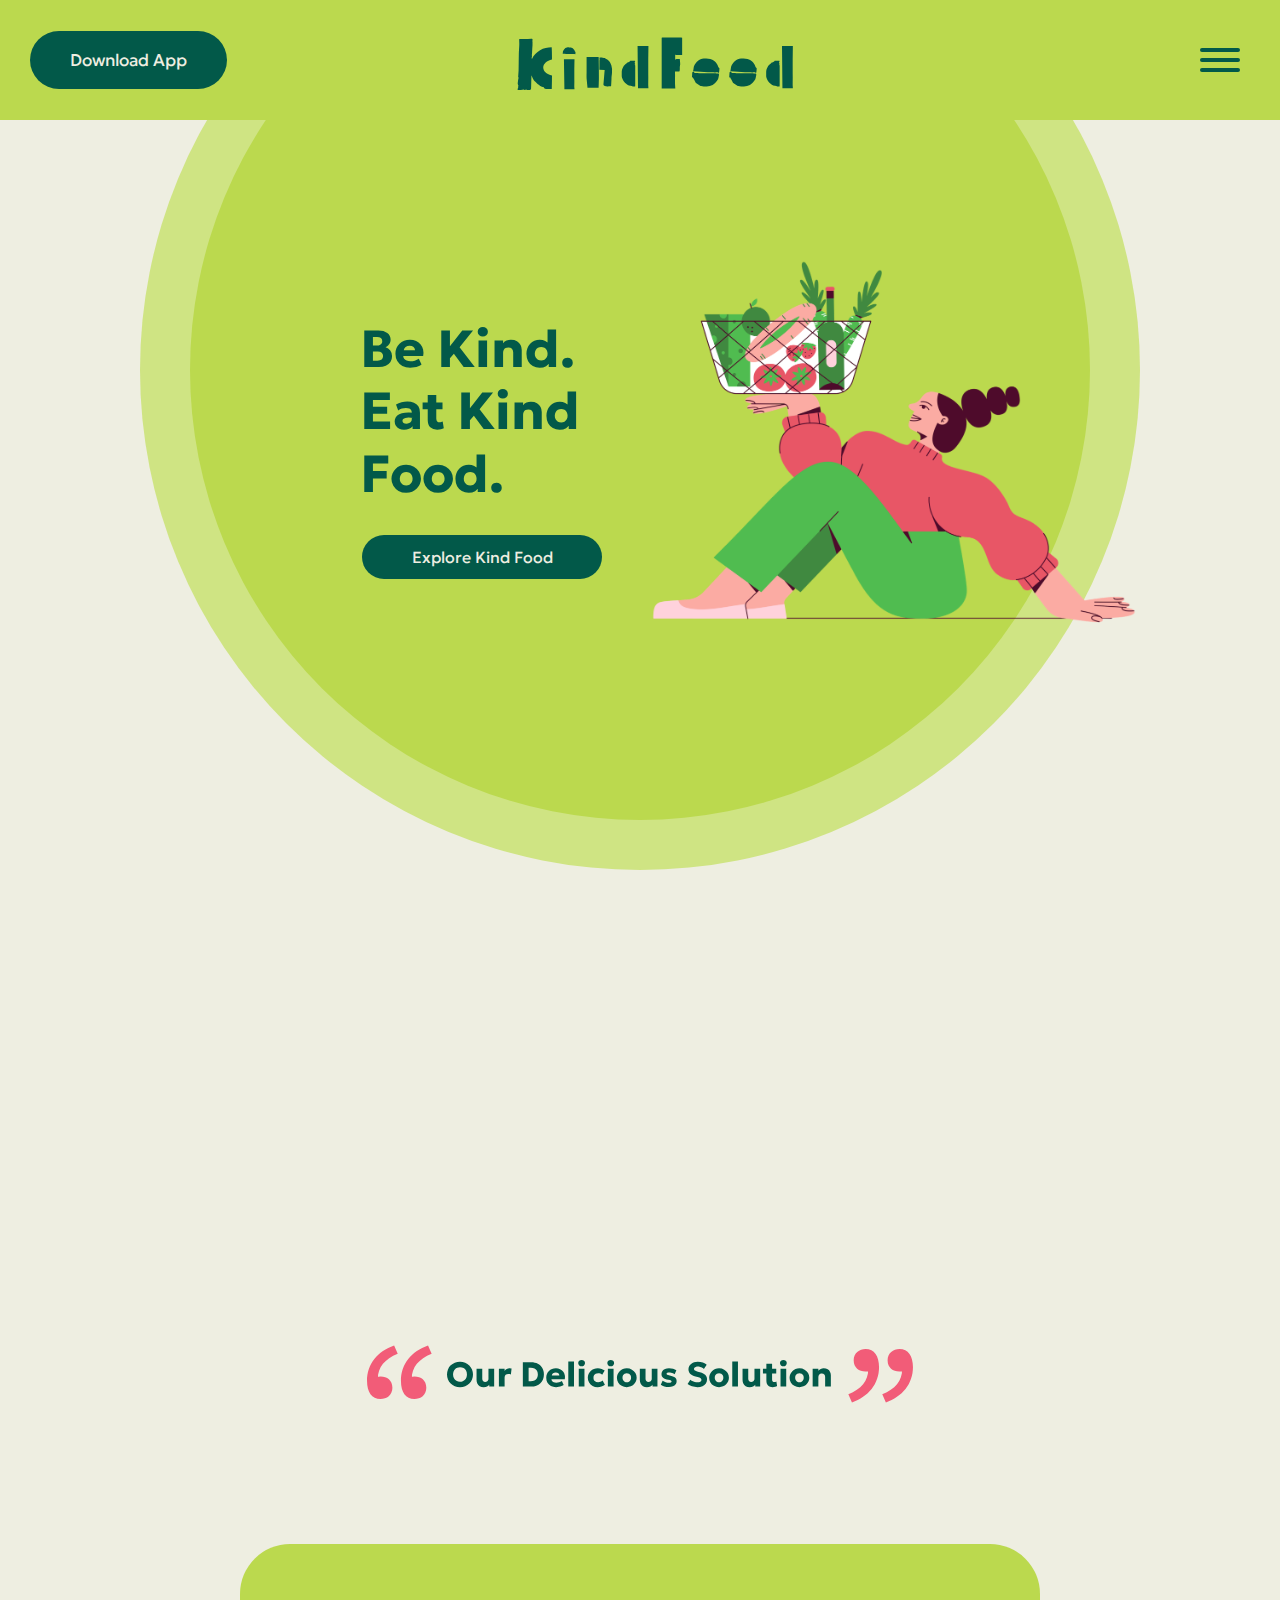
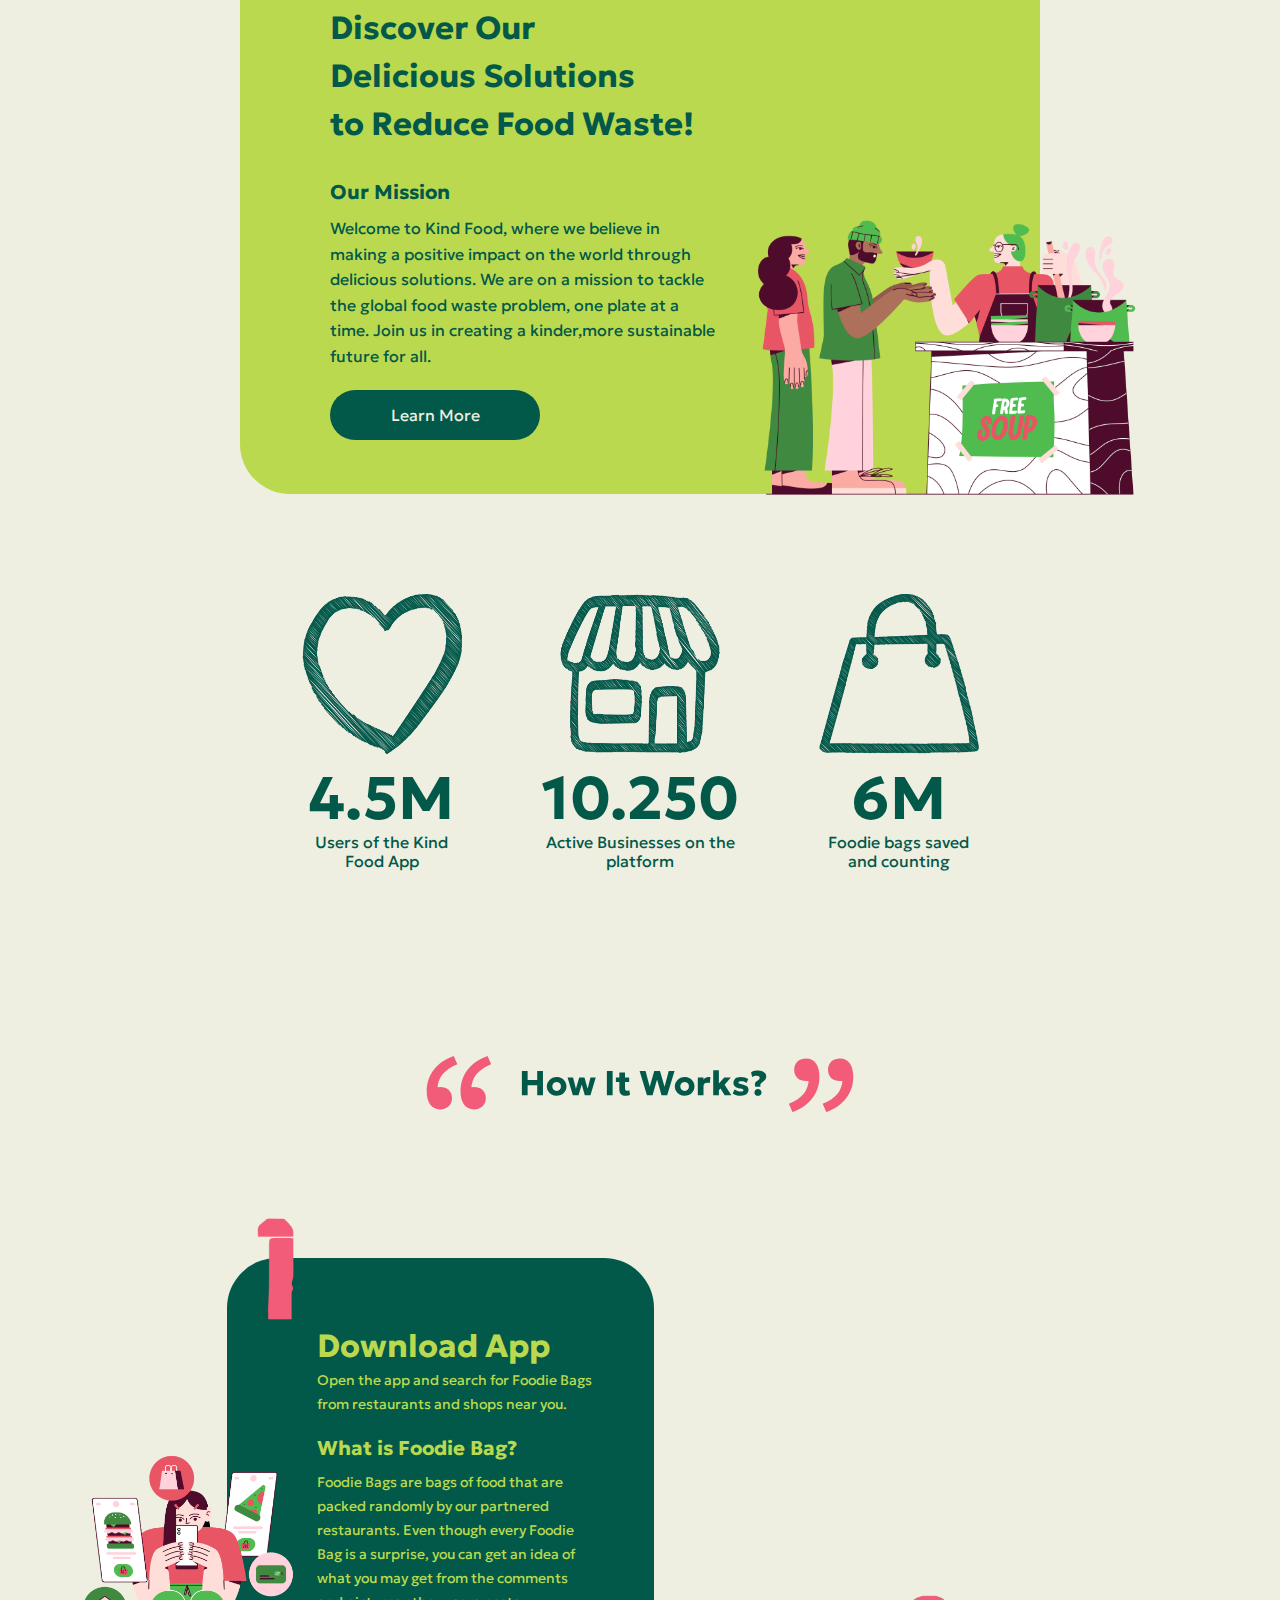
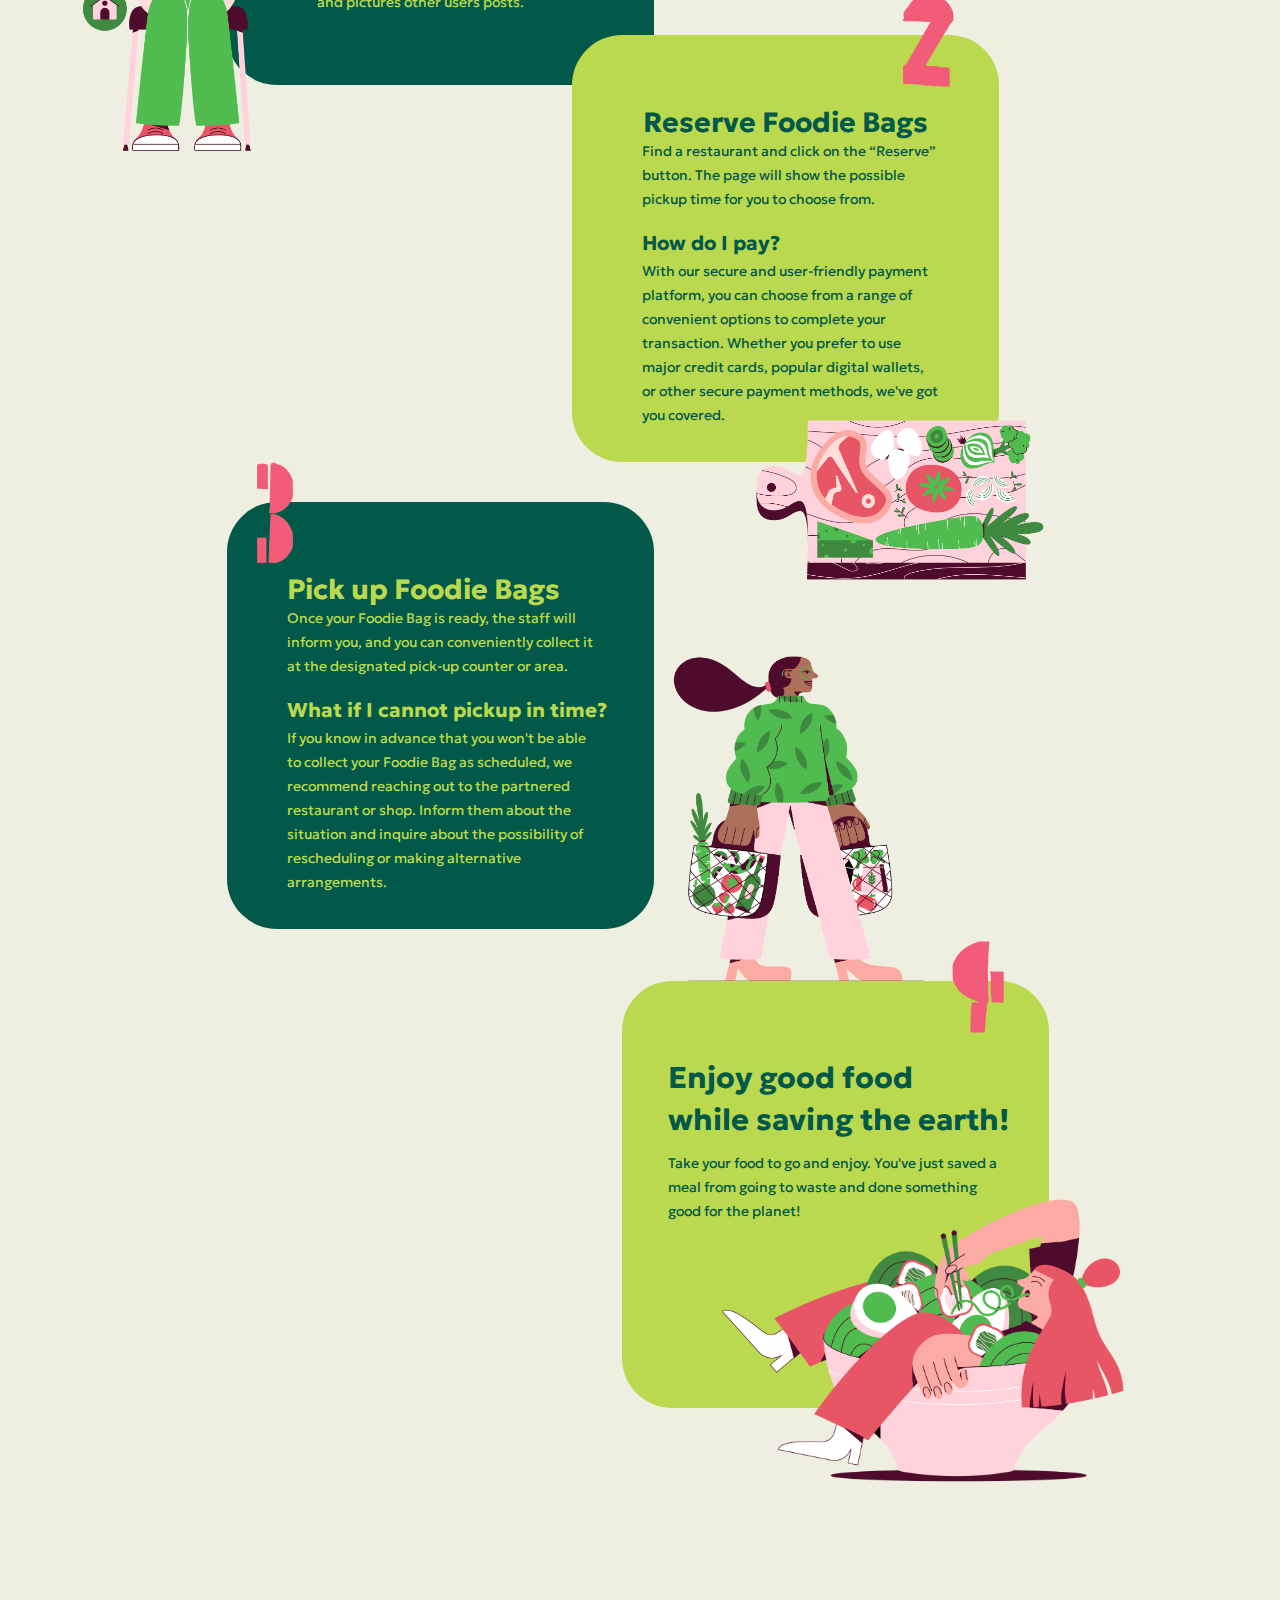
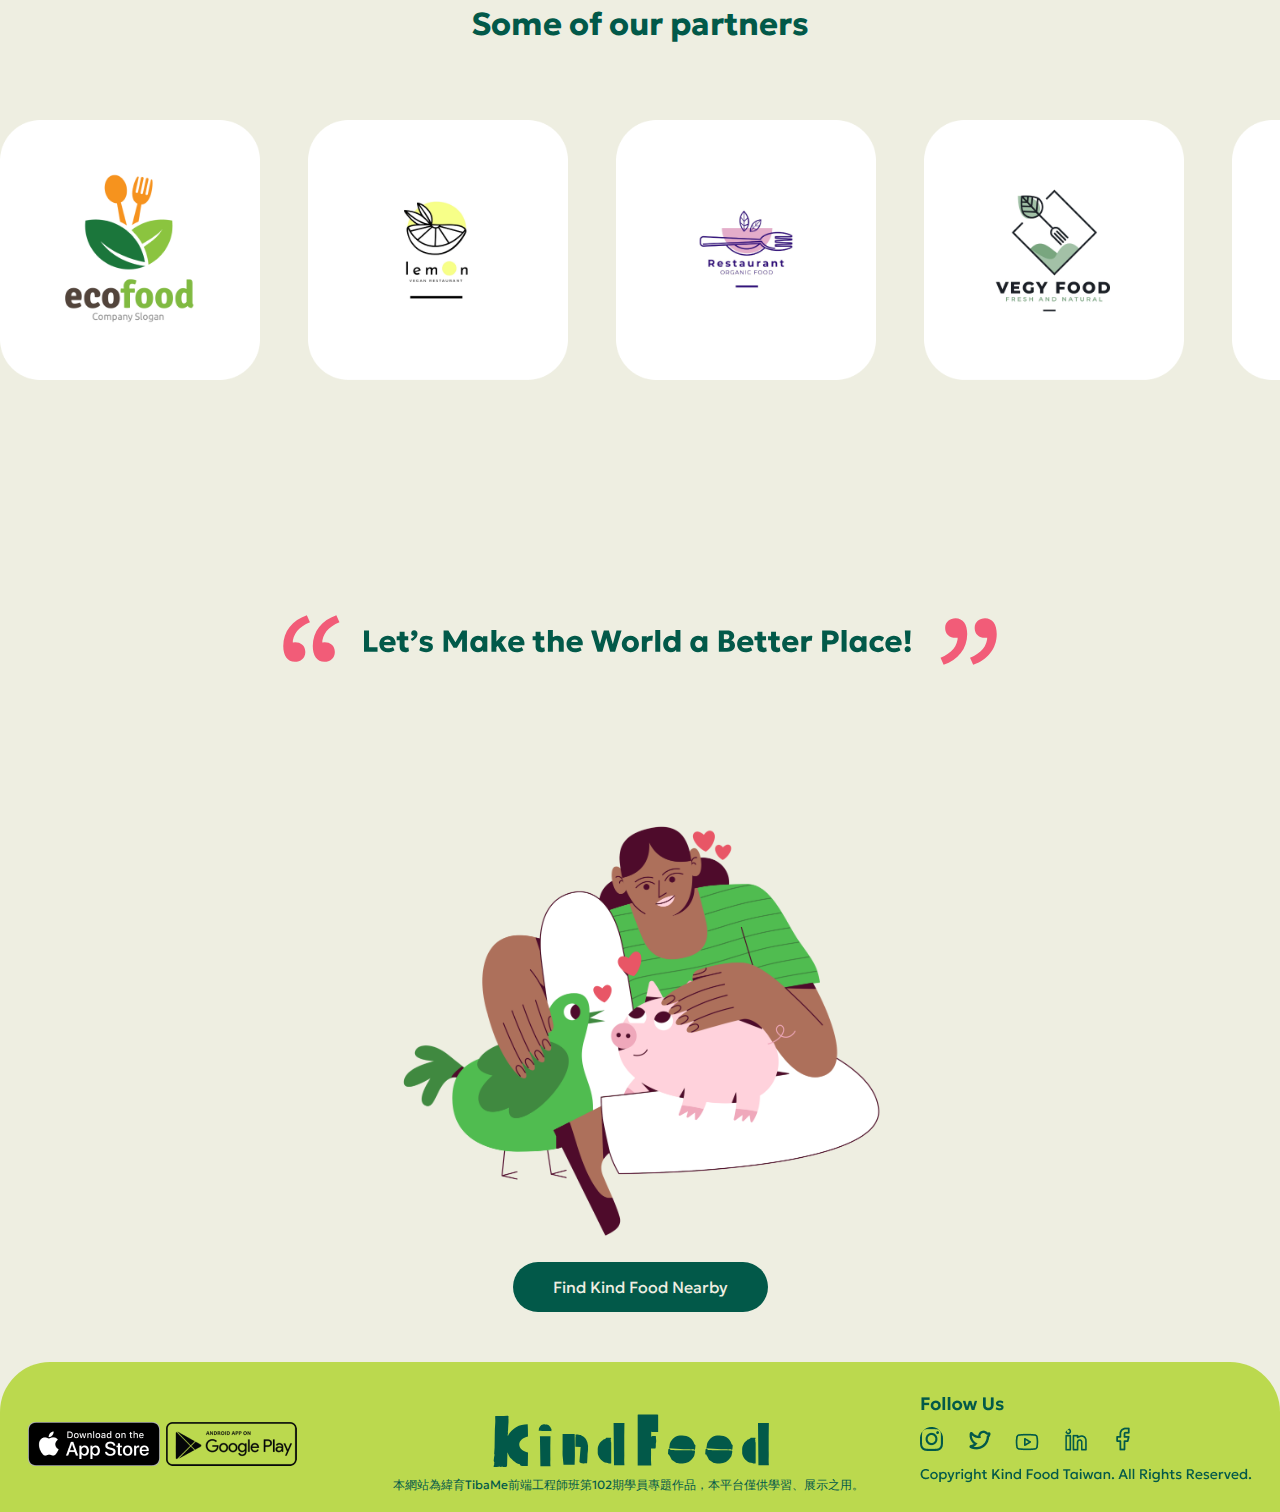
<file: index.html>
<!DOCTYPE html>
 <html lang="en">
 <head>
    <meta charset="UTF-8">
    <meta http-equiv="X-UA-Compatible" content="IE=edge">
    <meta name="viewport" content="width=device-width, initial-scale=1.0">
    <title>Kind Food Homepage</title>
    <link rel="icon" type="image/x-icon" href="img/favicon.ico">
    <link rel="stylesheet" href="css/index.css">
    <link rel="stylesheet" href="css/component.css">
    <link rel="stylesheet" href="css/index_rwd.css">
    
    <link rel="preconnect" href="https://fonts.googleapis.com">
    <link rel="preconnect" href="https://fonts.gstatic.com" crossorigin>
    <link rel="preconnect" href="https://fonts.googleapis.com">
<link rel="preconnect" href="https://fonts.gstatic.com" crossorigin>
<link href="https://fonts.googleapis.com/css2?family=Geologica:wght@100;200;300;400;500;600;700;800;900&display=swap" rel="stylesheet">
 
</head>

<body>

      <!-------------- Header --------------->
      <header class="outer">


    <!-- 1920 download button link to popup message -->


            <button id="popupbtn" class="downloadbtn">Download App</button>

          <div class="popup">
                <div class="popcard">
                    <h2>Download on App Store<br>and Google Play by<br>scanning the QR code.</h2>
                    <img src="img/qrcode.svg" alt="">
                </div>
            </div>


        <!-- Three Nav Items -->

        <nav>
         <ul>
             <li><a href="location.html">Location</a></li>
             <li><a href="blog.html">Blog</a></li>
             <li><a href="faq.html">FAQs</a></li>
         </ul>
        </nav>

        <div class="headerlogo">
            <a href="index.html">
                <img src="img/KindFood_logo.svg" alt="">
            </a>
        </div>

        <!-- Dropdown Menu -->

        <div class="menu-toggle">
            <a class="hamburger">
                <!-- <i class="fa-solid fa-bars" style="color: #025a49;"></i> -->
            </a>
            </div>
      
            <ul class="menu">
            <a href="index.html"><li>User</li></a>
            <a href="business.html"><li>Business</li></a>
            <a href="location.html"><li>Location</li></a>
            <a href="blog.html"><li>Blog</li></a>
            <a href="faq.html"><li>FAQs</li></a>
            <button class="downloadbtnApp">Download App</button>
            </ul>

            <!-- 414 Download button app popup message -->

            <div class="popupApp">
                <div class="popcardApp">
                    <h2>Download on App Store<br>and Google Play by<br>scanning the QR code.</h2>
                    <img src="img/qrcode.svg" alt="">
                </div>
            </div>


            <!-- Toggle for User and Business -->

            <div class="switches-container">
              <input type="radio" id="switchUser" name="switchName" value="User" checked="checked" />
              <input type="radio" id="switchBusiness" name="switchName" value="Business" />
              <label for="switchUser">User</label>
              <label for="switchBusiness">Business</label>
              <div class="switch-wrapper">
                <div class="switch">
                  <div>User</div>
                  <div>Business</div>
                </div>
              </div>

          </div>     
        </div>
    </header>

    <!--------- Section One 第一區塊（首圖+按鈕） ------->

    <div class='cristalBall'>
        <div class='cristal'>
            <div class='ball'>
                
                <section>
                    <div class="sectionOne">
                        <div class="sectionOneText">
                            <h1>Be Kind.<br>Eat Kind Food.</h1>
                            <a href="location.html"><button onclick="href='#';" class="explorebtn">Explore Kind Food</button></a>
                        </div>
                    
                        <div>
                            <img src="img/hp_01.png" alt="">
                        </div>
                    </div>   
                  </section>
                
            </div>
        </div>
    </div>


    <div class="background">
        <div class="circle">
            <div class="circle1">
                <div class="circle2">
                    <div class="circle3">
                    </div>
                </div>
            </div>
        </div>
    </div>


          

    

    <!------------- 第二區塊（Delicious Solution） ---------->

    
    
    <img src="img/subtitle01.svg" alt="" class="sectionTwoTitle">


        <div class="sectionTwoContent">
            <h2>Discover Our<br> 
                Delicious Solutions<br>  
                to Reduce Food Waste!</h2>
            <h3>Our Mission</h3>
            <p>Welcome to Kind Food, where we believe in making a positive impact on the world through delicious solutions. We are on a mission to tackle the global food waste problem, one plate at a time. Join us in creating a kinder,more sustainable future for all.</p>

            <!-- download button + popup message -->
            
            
            <a href="blog.html">
                <button onclick="href='#';" class="learnMoreBtn">Learn More</button>
            </a>


            <img id="sectionTwoPic" src="img/hp_02.png" alt="">
        </div>
    
    </div>


    <!---------------- ICON區塊 ------------------>

    <div class="iconSection">
        <ul>
            <li>
                <img src="img/hp_icon01.gif" alt="">
                <h1>4.5M</h1>
                <p>Users of the Kind Food App</p>
            </li>


            <li>
                <img src="img/hp_icon02.gif" alt="">
                <h1 class="iconTwoText">10.250</h1>
                <p>Active Businesses on the platform</p>
            </li>


            <li>
                <img src="img/hp_icon03.gif" alt="">
                <h1>6M</h1>
                <p>Foodie bags saved and counting</p>
            </li>

        </ul>
    </div>

    <!------------------第三區塊（步驟區塊）-------------------->

    <img src="img/subtitle02.svg" alt="" class="sectionThreeTitle">

    <div class="steps">
        
        <div class="stepOne">
            <img id="pic"src="img/hp_03.png" alt="" >
            <img id="number" src="img/one.png" alt="" >
            <h1>Download App</h1>
            <p>Open the app and search for Foodie Bags
            from restaurants and shops near you.</p>
        
            <h2>What is Foodie Bag?</h2>
            <p class="stepOne-secondP">Foodie Bags are bags of food that are packed randomly by our partnered restaurants. Even though every Foodie Bag is a surprise, you can get an idea of what you may get from the comments and pictures other users posts. </p>
        </div>


        <div class="stepTwo">
            <img id="pictwo" src="img/hp_04.png" alt="">
            <img id="numbertwo" src="img/two.png" alt="">
            <h1>Reserve Foodie Bags</h1>
            <p>Find a restaurant and click on the “Reserve” button. The page will show the  possible pickup time for you to choose from.</p>

            <h2>How do I pay?</h2>
            <p class="stepTwo-secondP">With our secure and user-friendly payment platform, you can choose from a range of convenient options to complete your transaction. Whether you prefer to use major credit cards, popular digital wallets, or other secure payment  methods, we've got you covered.</p>
        </div>


        <div class="stepThree">
            <img id="picthree" src="img/hp_05.png" alt="">
            <img id="numberthree" src="img/three.png" alt="">
            <h1>Pick up Foodie Bags</h1>
            <p>Once your Foodie Bag is ready, the staff will inform you, and you can    conveniently collect it at the designated pick-up counter or area.</p>

            <h2>What if I cannot pickup in time?</h2>
            <p class="stepThree-secondP">If you know in advance that you won't be able to collect your Foodie Bag as  scheduled, we recommend reaching out to the partnered restaurant or shop. Inform them about the situation and inquire about the possibility of rescheduling  or making alternative arrangements.</p>
        </div>


        <div class="stepFour">
            <img id="picfour" src="img/hp_06.png" alt="">
            <img id="numberfour" src="img/four.png" alt="">
            <h1>Enjoy good food<br>while saving the earth!</h1>
            <p>Take your food to go and enjoy. You've just saved a meal from going to waste and done something good for the planet!</p>
        </div>
    </div>


    <!------------ some of our partners (logos) ------------>
   
    <h2 id="logotitle">Some of our partners</h2>
    
<div class="sliderOuter">
    <div class="slider">
        <div class="slide-track">
            
            <div class="slide">
                <img src="img/logo01.png" alt="">
            </div>

            <div class="slide">
                <img src="img/logo02.png" alt="">
            </div>

            <div class="slide">
                <img src="img/logo03.png" alt="">
            </div>

            <div class="slide">
                <img src="img/logo04.png" alt="">
            </div>

            <div class="slide">
                <img src="img/logo05.png" alt="">
            </div>

            <div class="slide">
                <img src="img/logo06.png" alt="">
            </div>

            <div class="slide">
                <img src="img/logo07.png" alt="">
            </div>

            <div class="slide">
                <img src="img/logo01.png" alt="">
            </div>

            <div class="slide">
                <img src="img/logo02.png" alt="">
            </div>

            <div class="slide">
                <img src="img/logo03.png" alt="">
            </div>

            <div class="slide">
                <img src="img/logo04.png" alt="">
            </div>

            <div class="slide">
                <img src="img/logo05.png" alt="">
            </div>

            <div class="slide">
                <img src="img/logo06.png" alt="">
            </div>

            <div class="slide">
                <img src="img/logo07.png" alt="">
            </div>
        </div>
    </div>
</div>


    <!---------------- 第四區塊（最底下的圖+按鈕）---------------->

    <div class="sectionFour">
        <img id="sectionfourtitle" src="img/subtitle03.svg" alt="">
        <img id="sectionfourpic" src="img/hp_07.png" alt="">
        <a id="sectionfourlink" href="location.html">
            <button onclick="href='#';" class="findKindFoodbtn">Find Kind Food Nearby</button>
        </a>
    </div>


    <!-------------------- Footer -------------------->

    <footer class="footer">

        <div class="appstore">
            <img src="img/appStore.png" alt="">
            <img src="img/googlePlay.png" alt="">
        </div>

        <div class="kindfoodlogo">
            <img src="img/KindFood_logo.svg" alt="">
            <p>本網站為緯育TibaMe前端工程師班第102期學員專題作品，本平台僅供學習、展示之用。</p>
        </div>

        <div class="socialmedia">
            <img src="img/socialMedia.png" alt="">
        </div>

    </footer>



</div>
<!-- 
        <script>

            document.getElementById("switchUser").addEventListener("click", myFunction);

        function myFunction() {
            if (document.getElementById("switchUser").checked) {
            window.open("none", "_blank");
            } else {
            window.open("business.html", "_blank");
            }
            }
        </script> -->


        <script>

            // 下拉式選單 Dropdown Menu //
            var menu = document.querySelector(".menu-toggle");
            var hamburger = document.querySelector(".hamburger");
            var all = document.querySelector(".menu");

            menu.addEventListener("click", hamburgerMenu);

            function hamburgerMenu() {
                hamburger.classList.toggle("open");
                all.classList.toggle("menu-is-open");
            }

            // Header 彈出視窗 Popup Window //

            let popup = document.querySelector(".popup"),
                button = document.querySelector(".downloadbtn");

            button.addEventListener("click", openPop);

            function openPop(){
            popup.style.display = "Block";
            }

            window.addEventListener("click", closePop);

            function closePop(e){
            if(e.target == popup) {
            popup.style.display = "none";
            }
            }
            
            // App dropdown menu 彈出視窗 Popup Window //

            let popupApp = document.querySelector(".popupApp"),
                downloadbtnApp = document.querySelector(".downloadbtnApp");

            downloadbtnApp.addEventListener("click", openPopUp);

            function openPopUp(){
            popupApp.style.display = "Block";
            }

            window.addEventListener("click", closePopUp);

            function closePopUp(e){
            if(e.target == popupApp) {
            popupApp.style.display = "none";
            }
            }
            


            // 切換按鈕 Switch Function //

            document.getElementById("switchBusiness").addEventListener("click", myFunction);

        function myFunction() {
            if (document.getElementById("switchBusiness").checked) {
            window.open("business.html", "_new");
            } else {
            window.open("#", "_new");
            }
            }
        </script>

        <!-- <div class="switch">
            <input
              id="language-toggle"
              class="check-toggle check-toggle-round-flat"
              type="checkbox" />
            <label for="language-toggle"></label>
            <span class="on">BN</span>
            <span class="off">EN</span>
          </div> -->

        <!-- <script>

            document.getElementById("language-toggle").addEventListener("click", myFunction);
      
            function myFunction() {
              if (document.getElementById("language-toggle").checked) {
                window.open("https://www.google.com/", "_blank");
              } else {
                window.open("https://www.facebook.com/", "_blank");
              }
            }
          </script> -->

</body>
 </html>
</file>
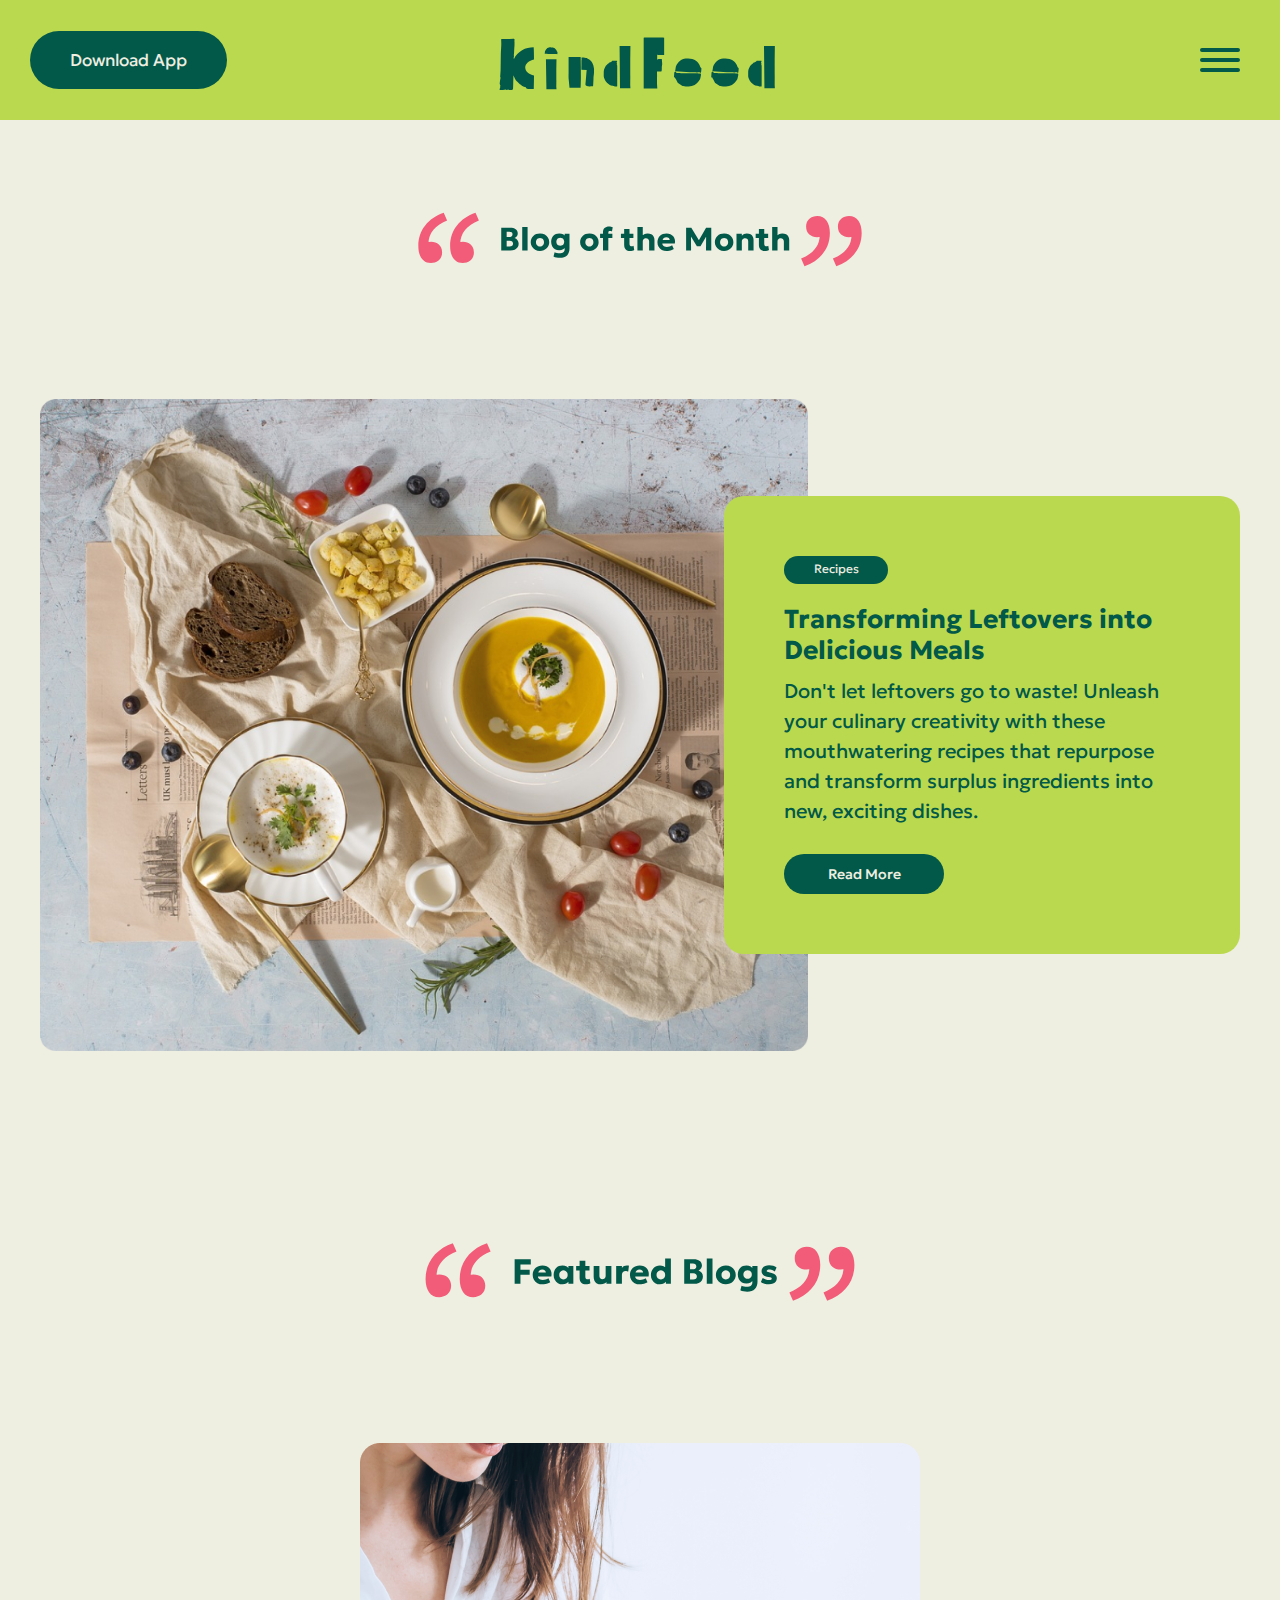
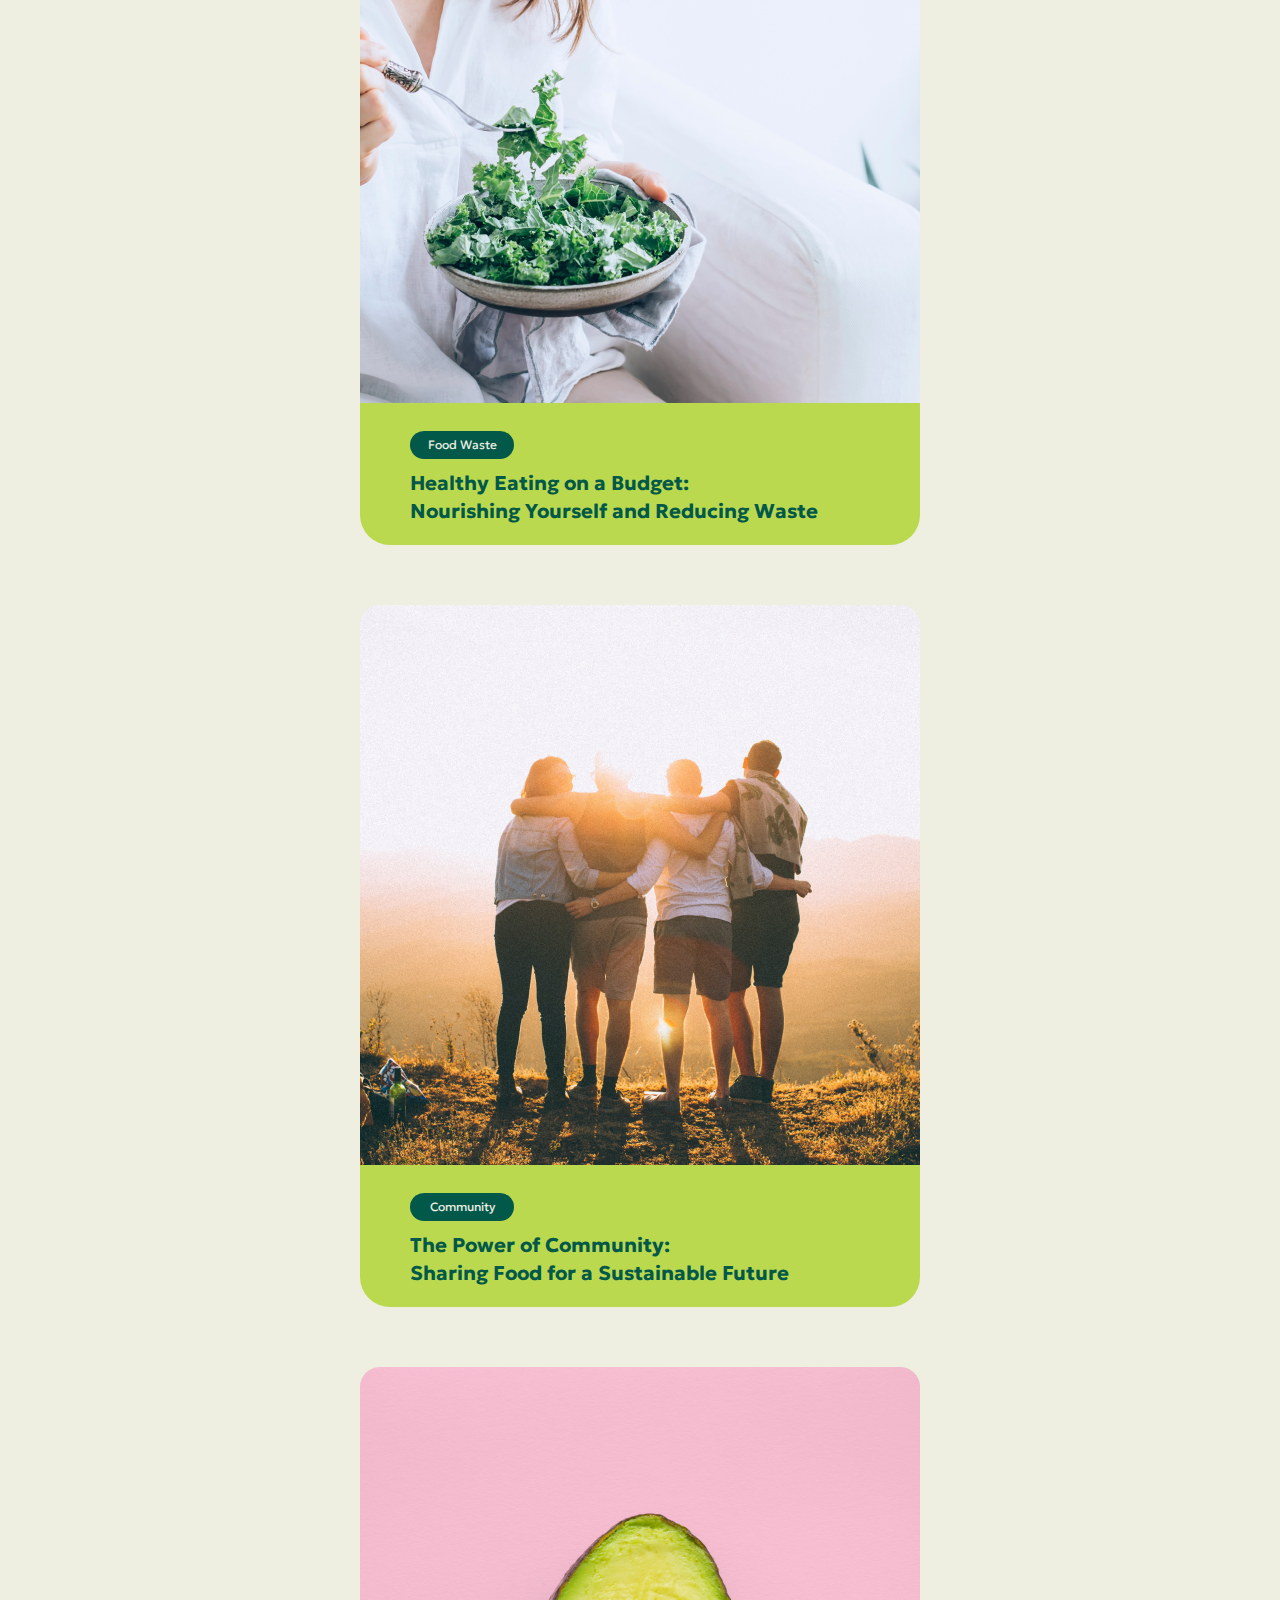
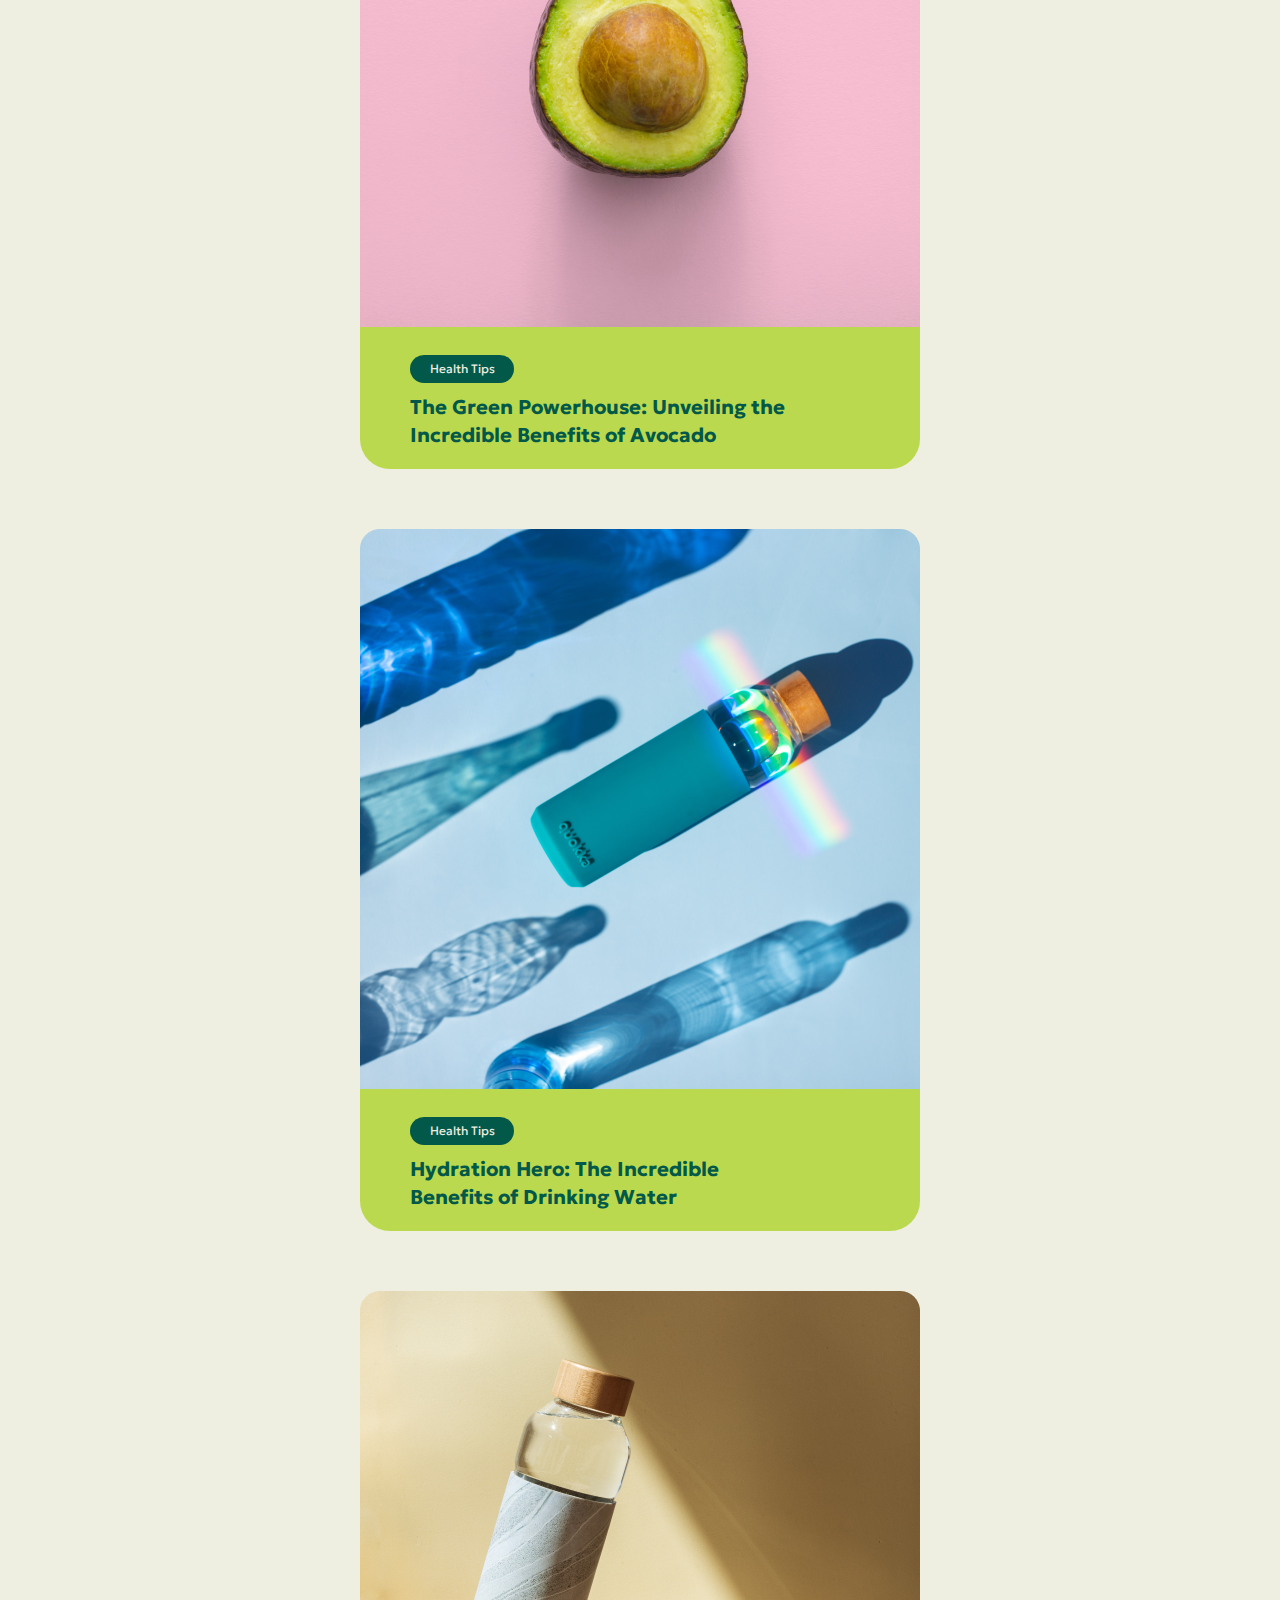
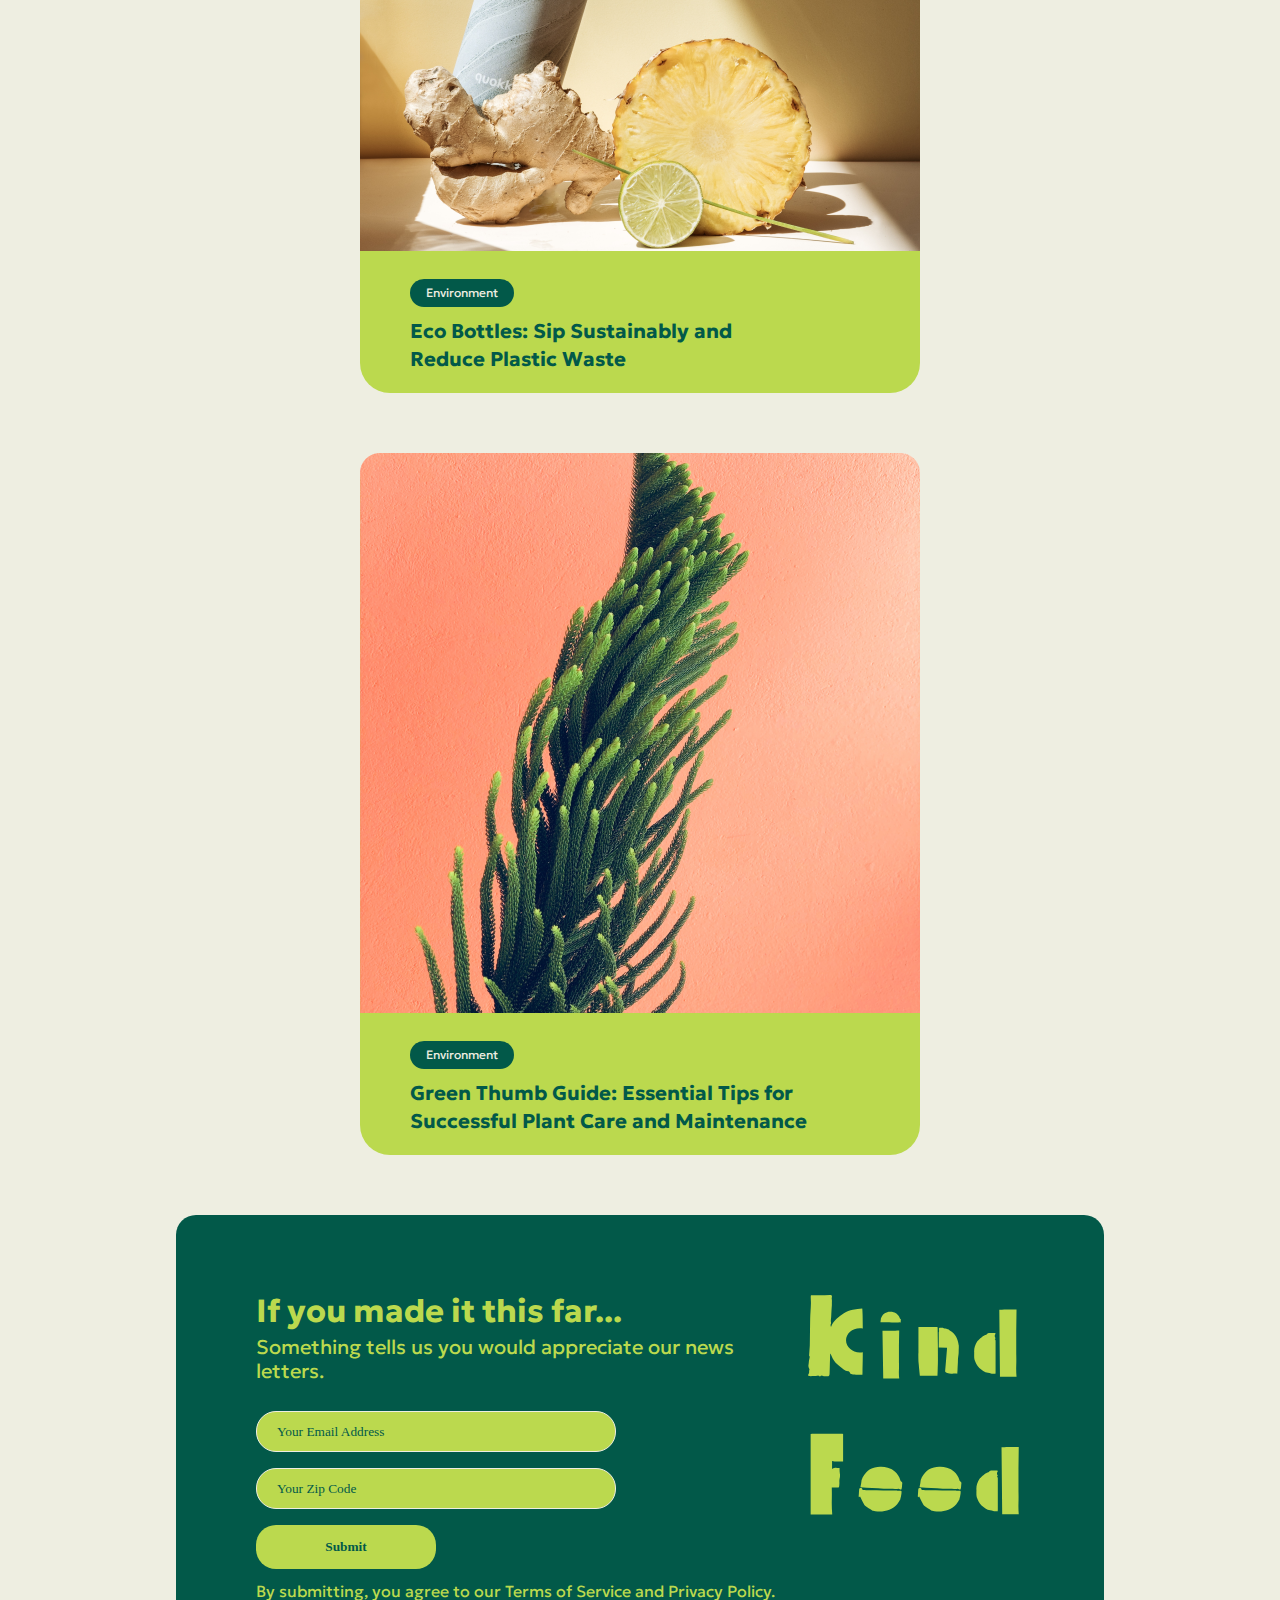
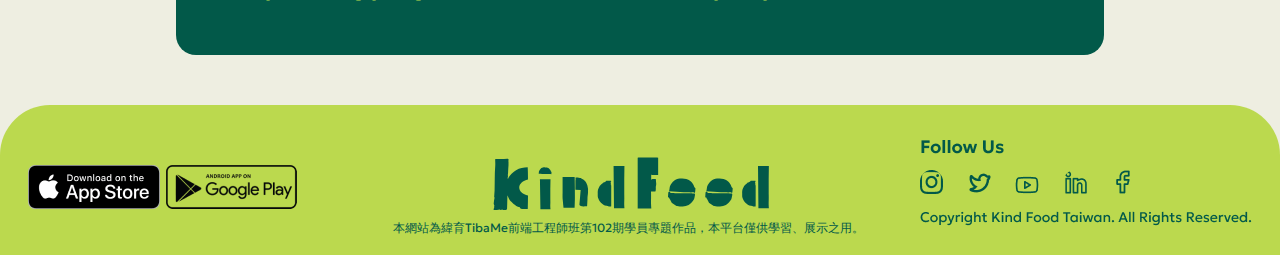
<file: blog.html>
<!DOCTYPE html>
<html lang="en">
<head>
    <meta charset="UTF-8">
    <meta http-equiv="X-UA-Compatible" content="IE=edge">
    <meta name="viewport" content="width=device-width, initial-scale=1.0">
    <title>Kind Food Blog</title>
    <link rel="icon" type="image/x-icon" href="img/favicon.ico">
    <link rel="stylesheet" href="css/blog.css">
    <link rel="stylesheet" href="css/component.css">
    <link rel="stylesheet" href="css/blog_rwd.css">


    <link rel="preconnect" href="https://fonts.googleapis.com">
    <link rel="preconnect" href="https://fonts.gstatic.com" crossorigin>
    <link href="https://fonts.googleapis.com/css2?family=Geologica:wght@200&family" rel="stylesheet">
    <link rel="preconnect" href="https://fonts.googleapis.com">
<link rel="preconnect" href="https://fonts.gstatic.com" crossorigin>
<link href="https://fonts.googleapis.com/css2?family=Geologica:wght@100;200;300;400;500;600;700;800;900&display=swap" rel="stylesheet">
</head>


<body>

      <!---------- Header ----------->
        
      <header class="outer">
        
        <!-- download button link to popup message -->
     
        <button id="popupbtn" class="downloadbtn">Download App</button>
 
        <div class="popup">
              <div class="popcard">
                  <h2>Download on App Store<br>and Google Play by<br>scanning the QR code.</h2>
                  <img src="img/qrcode.svg" alt="">
              </div>
          </div>
 
 
         <!-- Nav Items  -->
         
             <nav>
              <ul>
                  <li><a href="location.html">Location</a></li>
                  <li><a href="blog.html">Blog</a></li>
                  <li><a href="faq.html">FAQs</a></li>
              </ul>
             </nav>
         
             <div class="headerlogo">
                 <a href="index.html">
                     <img src="img/KindFood_logo.svg" alt="">
                 </a>
             </div>
 
         
             <!-- Dropdown Menu -->
 
         <div class="menu-toggle">
           <a class="hamburger">
             <!-- <i class="fa-solid fa-bars" style="color: #025a49;"></i> -->
           </a>
         </div>
 
         <ul class="menu">
           <a href="index.html"><li>User</li></a>
           <a href="business.html"><li>Business</li></a>
           <a href="location.html"><li>Location</li></a>
           <a href="blog.html"><li>Blog</li></a>
           <a href="faq.html"><li>FAQs</li></a>
           <button class="downloadbtnApp">Download App</button>
         </ul>

          <!-- 414 Download button app popup message -->

        <div class="popupApp">
          <div class="popcardApp">
              <h2>Download on App Store<br>and Google Play by<br>scanning the QR code.</h2>
              <img src="img/qrcode.svg" alt="">
          </div>
      </div>


      <!-- Toggle for User and Business -->    
                 <div class="switches-container">
                   <input type="radio" id="switchUser" name="switchName" value="User" checked="checked" />
                   <input type="radio" id="switchBusiness" name="switchName" value="Business" />
                   <label for="switchUser">User</label>
                   <label for="switchBusiness">Business</label>
                   <div class="switch-wrapper">
                     <div class="switch">
                       <div>User</div>
                       <div>Business</div>
                     </div>
                   </div>
         
               </div>   
             </div>
         </header>

    <!------------ Section 1 (blog of the month)------------->

    <img src="img/title01.svg" alt="" class="sectionOneTitle">
    
    <div class="sectionOneOuter">

      <div class="sectionOneInner">
      <img src="img/blog_pic01.png" alt="">
      
        <div class="content">
        <p id="tabone">Recipes</p>
        <h2>Transforming Leftovers into Delicious Meals</h2>
        <p>Don't let leftovers go to waste! Unleash your culinary creativity with these mouthwatering recipes that repurpose and transform surplus ingredients into new, exciting dishes.</p>
        <button onclick="href='#';" class="readmorebtn">Read More</button>
        </div>
      </div>
      
    </div>


      <!------------- Section 2 (featured blogs)------------->


      <div class="sectionTwoOuter">

        <img src="img/title02.svg" alt="" class="sectionTwoTitle">

        <ul class="blogposts">
          
          <li>
            <img src="img/blog_pic02.png" alt="">
            <p>Food Waste</p>
            <h2>Healthy Eating on a Budget: <br> 
              Nourishing Yourself and Reducing Waste</h2>
          </li>


          <li>
            <img src="img/blog_pic03.png" alt="">
            <p>Community</p>
            <h2>The Power of Community: <br>
              Sharing Food for a Sustainable Future</h2>
          </li>


          <li>
            <img src="img/blog_pic04.png" alt="">
            <p>Health Tips</p>
            <h2>The Green Powerhouse: Unveiling the <br>
              Incredible Benefits of Avocado</h2>
          </li>

          
          <li>
            <img src="img/blog_pic05.png" alt="">
            <p>Health Tips</p>
            <h2>Hydration Hero: The Incredible <br>
              Benefits of Drinking Water</h2>
          </li>

          <li>
            <img src="img/blog_pic06.png" alt="">
            <p>Environment</p>
            <h2>Eco Bottles: Sip Sustainably and <br>
              Reduce Plastic Waste</h2>
          </li>

          <li>
            <img src="img/blog_pic07.png" alt="">
            <p>Environment</p>
            <h2>Green Thumb Guide: Essential Tips for <br>
              Successful Plant Care and Maintenance</h2>
          </li>
        </ul>


        <!------------- Section 3 (newsletters) ---------------->

        <div class="sectionThreeOuter">

          <img src="img/newsletter_logo.svg" alt="">
          
          <h1>If you made it this far...</h1>
          <h2>Something tells us you would appreciate our news letters.</h2>

          <form id="inputboxes" action="/action_page.php">
            <!-- <label for="fname">First Name</label> -->
            <input type="text" id="email" name="emailaddress" placeholder="Your Email Address">

            <!-- <label for="lname">Last Name</label> -->
            <input type="text" id="zcode" name="zipcode" placeholder="Your Zip Code">
          
            <input type="submit" value="Submit">
          </form>

          <p>By submitting, you agree to our Terms of Service and Privacy Policy.</p>
  

        </div>

        <!--------------------- Footer ---------------------->


        <footer class="footer">

          <div class="appstore">
              <img src="img/appStore.png" alt="">
              <img src="img/googlePlay.png" alt="">
          </div>
  
          <div class="kindfoodlogo">
              <img src="img/KindFood_logo.svg" alt="">
              <p id="tibameFooterText">本網站為緯育TibaMe前端工程師班第102期學員專題作品，本平台僅供學習、展示之用。</p>
          </div>
  
          <div class="socialmedia">
              <img src="img/socialMedia.png" alt="">
          </div>
          
  
      </footer>
    </div>

    <script>

      // 下拉式選單 Dropdown Menu //
      var menu = document.querySelector(".menu-toggle");
      var hamburger = document.querySelector(".hamburger");
      var all = document.querySelector(".menu");

      menu.addEventListener("click", hamburgerMenu);

      function hamburgerMenu() {
        hamburger.classList.toggle("open");
        all.classList.toggle("menu-is-open");
      }


      // 彈出視窗 Popup Window //

      let popup = document.querySelector(".popup"),
          button = document.querySelector(".downloadbtn");

      button.addEventListener("click", openPop);

      function openPop(){
      popup.style.display = "Block";
      }

      window.addEventListener("click", closePop);

      function closePop(e){
      if(e.target == popup) {
      popup.style.display = "none";
      }
      }

      // App dropdown menu 彈出視窗 Popup Window //

      let popupApp = document.querySelector(".popupApp"),
          downloadbtnApp = document.querySelector(".downloadbtnApp");

      downloadbtnApp.addEventListener("click", openPopUp);

      function openPopUp(){
      popupApp.style.display = "Block";
      }

      window.addEventListener("click", closePopUp);

      function closePopUp(e){
      if(e.target == popupApp) {
      popupApp.style.display = "none";
      }
      }

      // 切換按鈕 Switch Function //

      document.getElementById("switchBusiness").addEventListener("click", myFunction);

  function myFunction() {
      if (document.getElementById("switchBusiness").checked) {
      window.open("business.html", "_new");
      } else {
      window.open("#", "_new");
      }
      }
  </script>
    

</body>
</html>
</file>
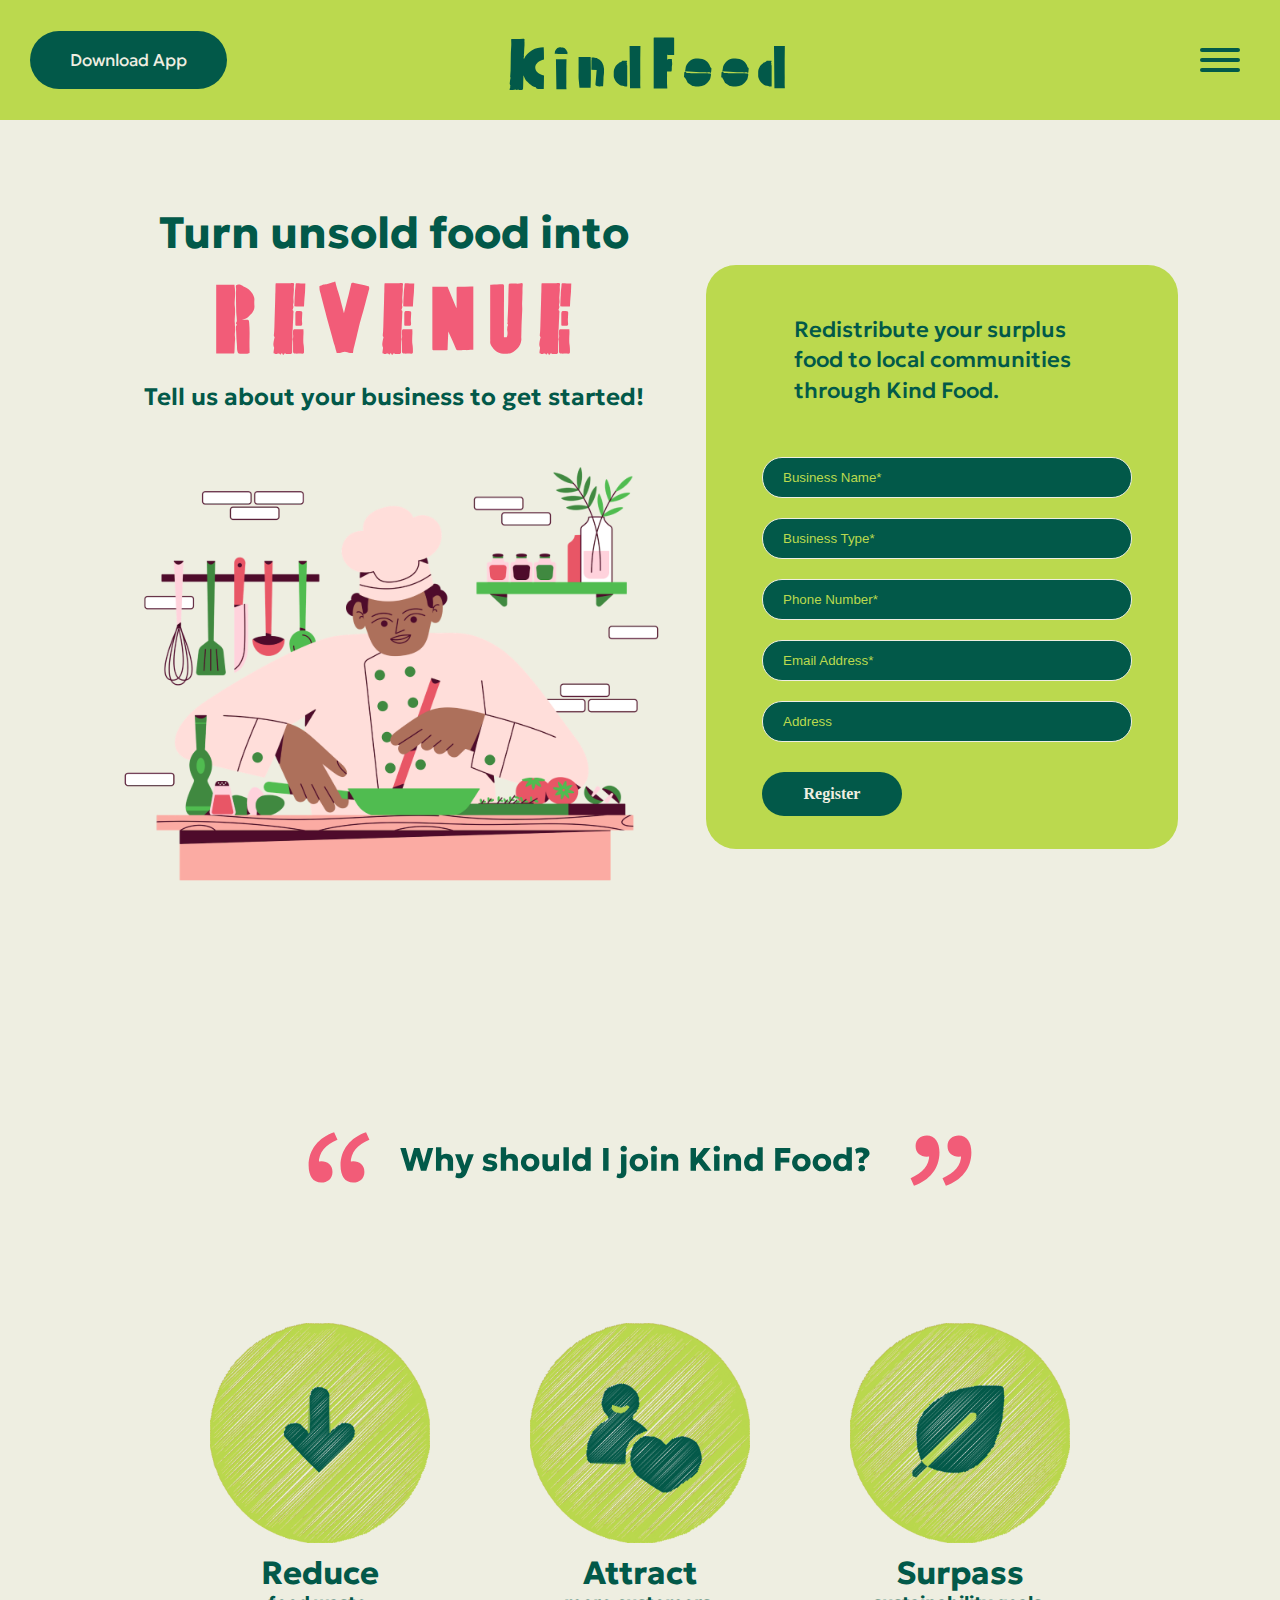
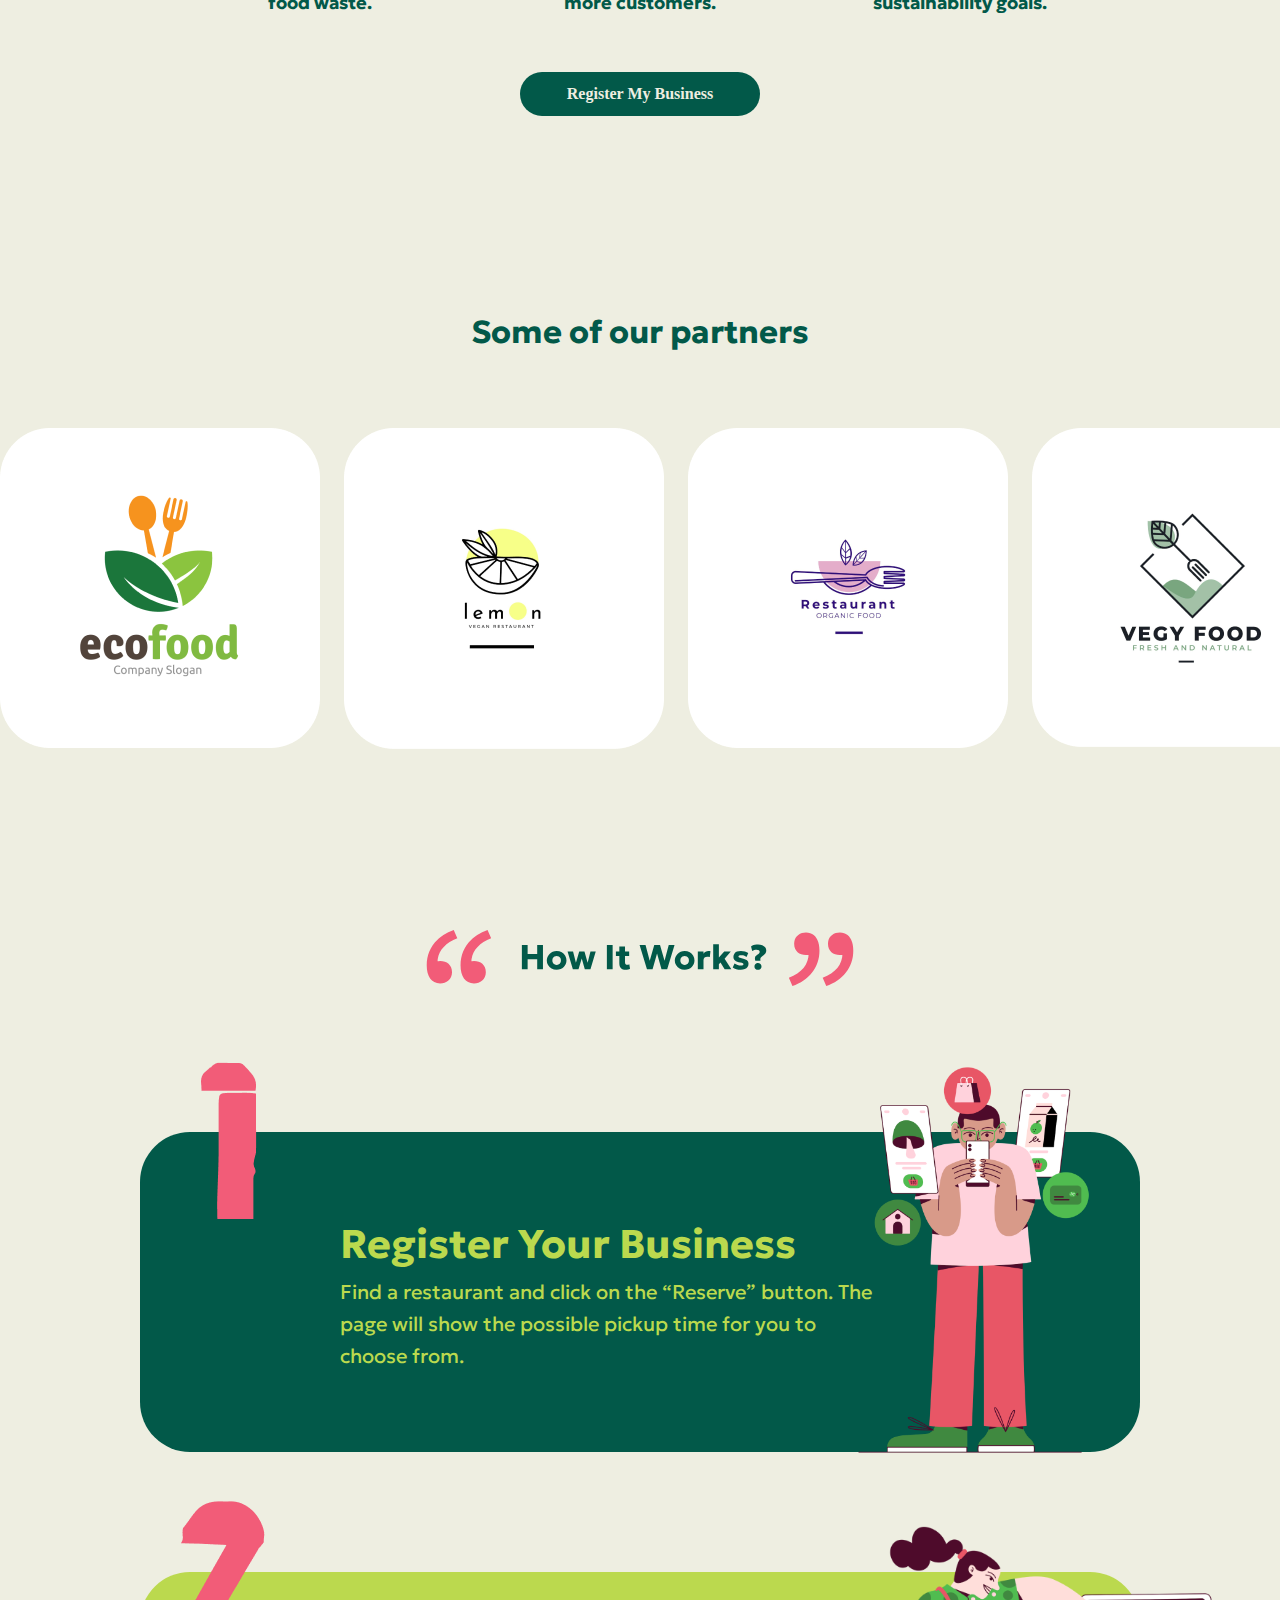
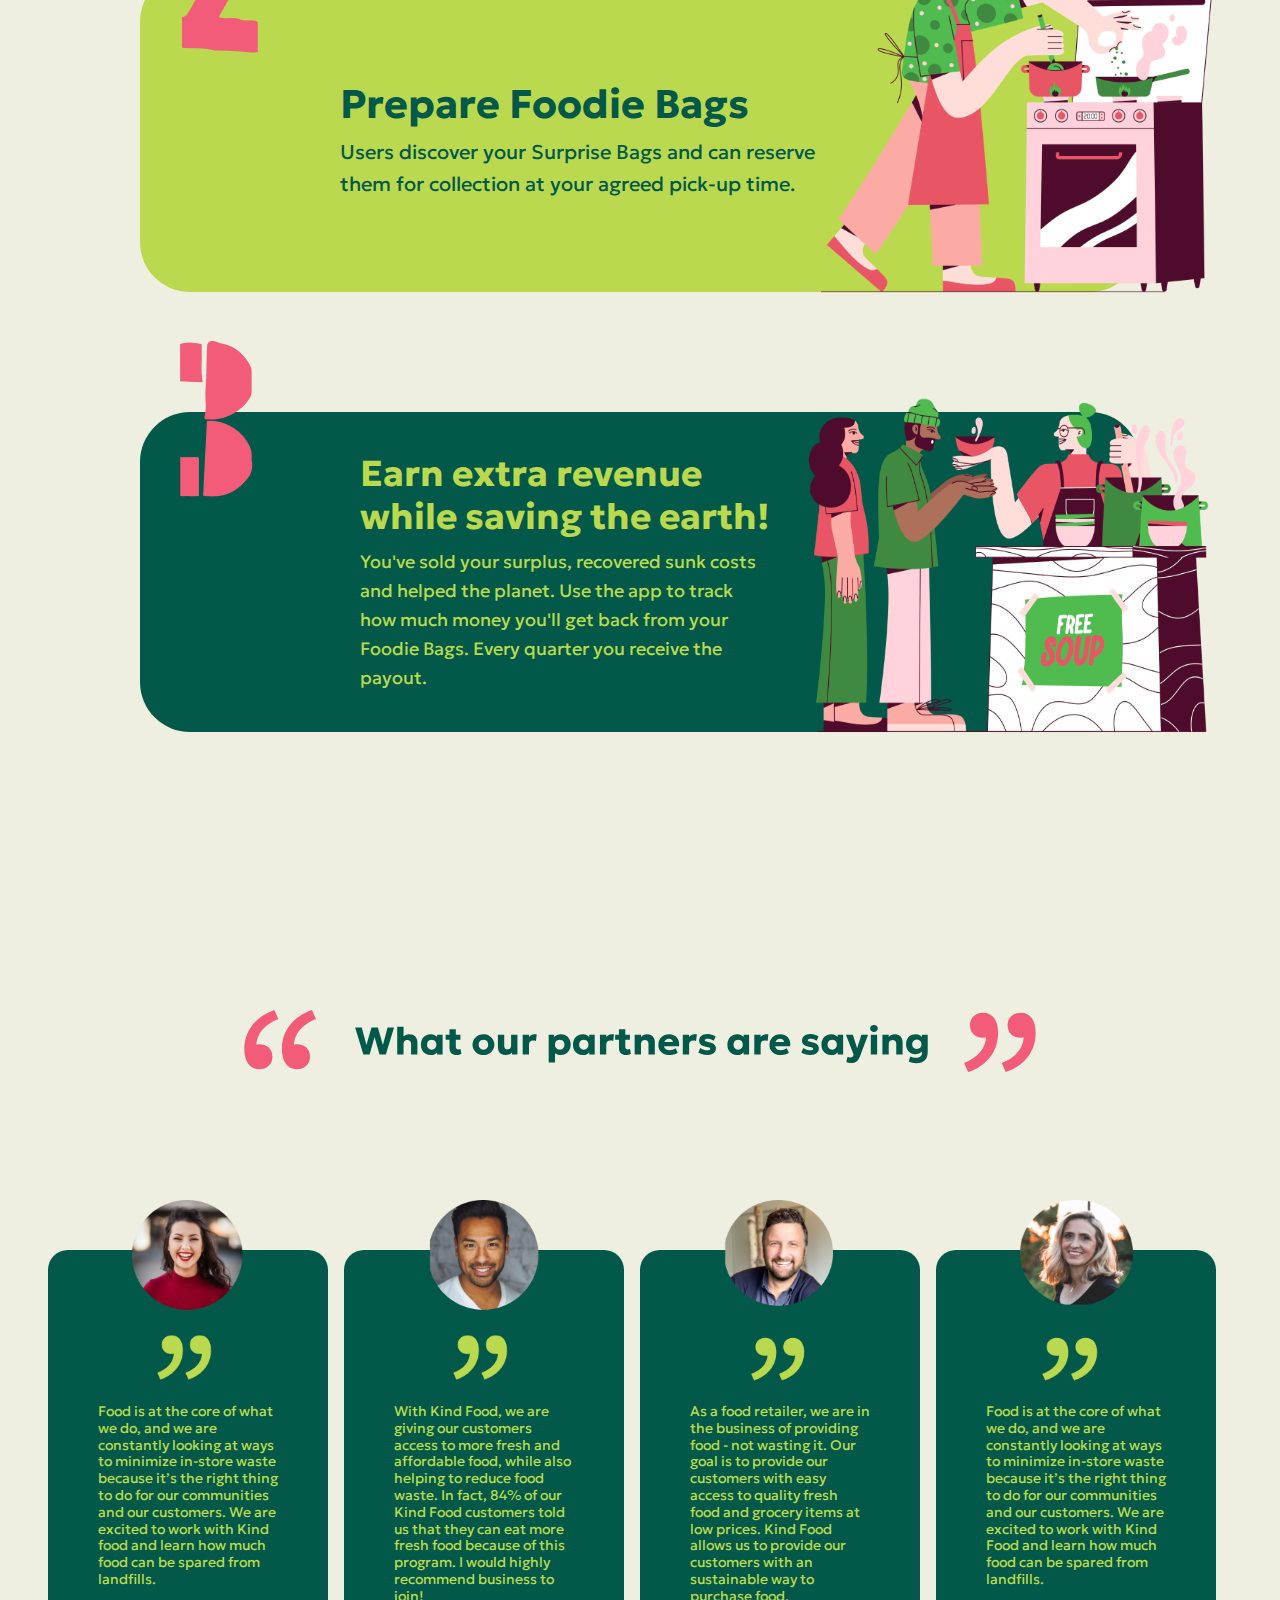
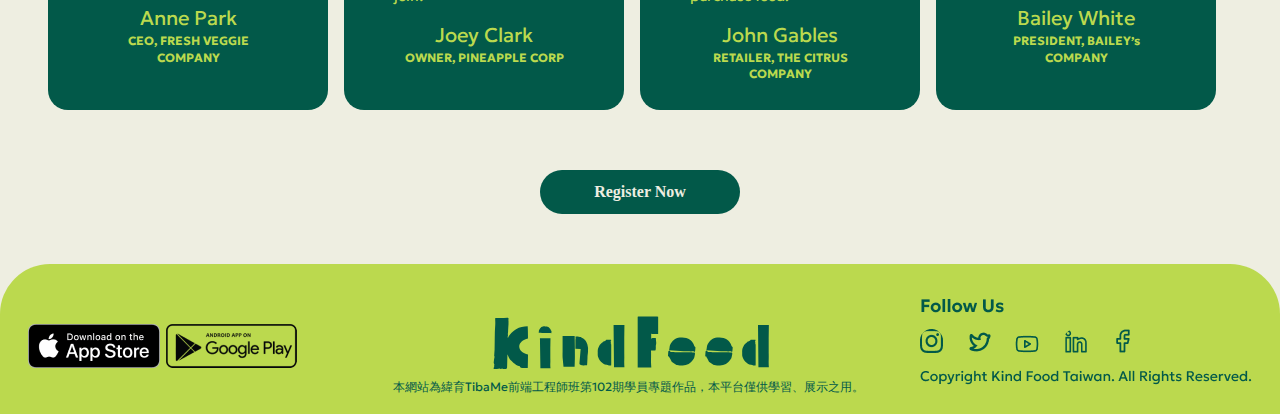
<file: business.html>
<!DOCTYPE html>
<html lang="en">
<head>
    <meta charset="UTF-8">
    <meta http-equiv="X-UA-Compatible" content="IE=edge">
    <meta name="viewport" content="width=device-width, initial-scale=1.0">
    <title>Kind Food Business</title>
    <link rel="icon" type="image/x-icon" href="img/favicon.ico">
    <link rel="stylesheet" href="css/business.css">
    <link rel="stylesheet" href="css/business_rwd.css">
    <link rel="stylesheet" href="css/component.css">
    <link rel="preconnect" href="https://fonts.googleapis.com">
    <link rel="preconnect" href="https://fonts.gstatic.com" crossorigin>
    <link href="https://fonts.googleapis.com/css2?family=Geologica:wght@100;200;300;400;500;600;700;800;900&display=swap" rel="stylesheet">
    
</head>
<body>
    


<!------------------- Header --------------------->
<header class="outer">


       <!-- download button link to popup message -->
    
       <button id="popupbtn" class="downloadbtn">Download App</button>

       <div class="popup">
             <div class="popcard">
                 <h2>Download on App Store<br>and Google Play by<br>scanning the QR code.</h2>
                 <img src="img/qrcode.svg" alt="">
             </div>
         </div>


    <!-- Nav Items -->

    <nav>
     <ul>
         <li><a href="mystore.html">MyStore</a></li>
         <li><a href="blog.html">Blog</a></li>
         <li><a href="faq.html">FAQs</a></li>
     </ul>
    </nav>

    <div class="headerlogo">
        <a href="index.html">
            <img src="img/KindFood_logo.svg" alt="">
        </a>
    </div>

    <!-- Dropdown Menu -->

    <div class="menu-toggle">
        <a class="hamburger">
            <!-- <i class="fa-solid fa-bars" style="color: #025a49;"></i> -->
        </a>
        </div>
  
        <ul class="menu">
        <a href="index.html"><li>User</li></a>
        <a href="business.html"><li>Business</li></a>
        <a href="location.html"><li>Location</li></a>
        <a href="blog.html"><li>Blog</li></a>
        <a href="faq.html"><li>FAQs</li></a>
        <a href="mystore.html"><li>MyStore</li> </a>
        <button class="downloadbtnApp">Download App</button>
        </ul>

        <!-- 414 Download button app popup message -->

        <div class="popupApp">
            <div class="popcardApp">
                <h2>Download on App Store<br>and Google Play by<br>scanning the QR code.</h2>
                <img src="img/qrcode.svg" alt="">
            </div>
        </div>


        <!-- Toggle for User and Business -->

        <div class="switches-container">
          <input type="radio" id="switchUser" name="switchName" value="User" checked="checked"/>
          <input type="radio" id="switchBusiness" name="switchName" value="Business"/>
          <label for="switchUser">User</label>
          <label for="switchBusiness">Business</label>
          <div class="switch-wrapper">
            <div class="switch">
              <div>User</div>
              <div>Business</div>
            </div>
          </div>

      </div>
    
    </div>

</header>


<!---------------------- Section 1 ------------------------>

<div class="sectionOneOuter">

    <div class="contentleft">
        <h1>Turn unsold food into</h1>
        <img id="revenue" src="img/revenue.svg" alt="">
        <p>Tell us about your business to get started!</p>
        <img id="cook" src="img/business_01.png" alt="">
    </div>

    <div class="contentright">
        <h3>Redistribute your surplus food to local communities through Kind Food.</h3>

        <form id="inputboxes" action="/action_page.php">

            <!-- Business Name -->
            <input type="text" id="bizname" name="businessname" placeholder="Business Name*">

            <!-- Business Type -->
            <input type="text" id="biztype" name="businesstype" placeholder="Business Type*">

            <!-- Phone Number -->
            <input type="text" id="pnumber" name="phonenumber" placeholder="Phone Number*">

            <!-- Email Address -->
            <input type="text" id="email" name="emailaddress" placeholder="Email Address*">

            <!-- Address -->
            <input type="text" id="address" name="address" placeholder="Address">

            <!-- Register Button -->
            <a href="#" class="topregisterbtn">Register</a>
          </form>
        </div>
    </div>

    <!------------- Section 2 -------------->

    
    <div class="sectionTwoOuter">
        <img id="biztitleone" src="img/biztitle01.svg" alt="">

        <ul>
            <li>
                <img src="img/reduce.gif" alt="">
                <h1>Reduce</h1>
                <p>food waste.</p>
            </li>


            <li>
                <img src="img/attract.gif" alt="">
                <h1>Attract</h1>
                <p>more customers.</p>
            </li>


            <li>
                <img src="img/surpass.gif" alt="">
                <h1>Surpass</h1>
                <p>sustainability goals.</p>
            </li>
        </ul>

        <a href="#" class="registermybizbtn">Register My Business</a>
        
    </div>

      <!------- some of our partners (logos) -------->
   
      <h2 id="logotitle">Some of our partners</h2>
    
      <div class="sliderOuter">
          <div class="slider">
              <div class="slide-track">
                  
                  <div class="slide">
                      <img src="img/logo01.png" alt="">
                  </div>
      
                  <div class="slide">
                      <img src="img/logo02.png" alt="">
                  </div>
      
                  <div class="slide">
                      <img src="img/logo03.png" alt="">
                  </div>
      
                  <div class="slide">
                      <img src="img/logo04.png" alt="">
                  </div>
      
                  <div class="slide">
                      <img src="img/logo05.png" alt="">
                  </div>
      
                  <div class="slide">
                      <img src="img/logo06.png" alt="">
                  </div>
      
                  <div class="slide">
                      <img src="img/logo07.png" alt="">
                  </div>
      
                  <div class="slide">
                      <img src="img/logo01.png" alt="">
                  </div>
      
                  <div class="slide">
                      <img src="img/logo02.png" alt="">
                  </div>
      
                  <div class="slide">
                      <img src="img/logo03.png" alt="">
                  </div>
      
                  <div class="slide">
                      <img src="img/logo04.png" alt="">
                  </div>
      
                  <div class="slide">
                      <img src="img/logo05.png" alt="">
                  </div>
      
                  <div class="slide">
                      <img src="img/logo06.png" alt="">
                  </div>
      
                  <div class="slide">
                      <img src="img/logo07.png" alt="">
                  </div>
              </div>
          </div>
      </div>


  <!----- Section Three - Steps (How It Works?) ----->

  <div>

    <img src="img/subtitle02.svg" alt="" class="sectionThreeTitle">

    <div class="steps">
        
        <div class="stepOne">
            <img id="pic"src="img/business_02.png" alt="" >
            <img id="number" src="img/one.png" alt="" >
            <h1>Register Your Business</h1>
            <p>Find a restaurant and click on the “Reserve” button. The page will show the possible pickup time for you to choose from.</p>
        </div>


        <div class="stepTwo">
            <img id="pictwo" src="img/business_03.png" alt="">
            <img id="numbertwo" src="img/two.png" alt="">
            <h1>Prepare Foodie Bags</h1>
            <p>Users discover your Surprise Bags and can reserve them for collection at your agreed pick-up time.</p>
        </div>


        <div class="stepThree">
            <img id="picthree" src="img/business_04.png" alt="">
            <img id="numberthree" src="img/three.png" alt="">
            <h1>Earn extra revenue<br> 
                while saving the earth!</h1>
            <p>You've sold your surplus, recovered sunk costs and helped the planet. Use the app to track how much money you'll get back from your Foodie Bags. Every quarter you receive the payout.</p>
        </div>

    </div>

    <!-- Partner Comments - What our partners are saying -->

    <div class="commentsOuter">
        <img id="biztitle" src="img/biztitle03.svg" alt="">
        <div class="commentsContent">
            <ul>
                <li>
                    <img src="img/partner01.png" alt="">
                    <p>Food is at the core of what we do, and we are constantly looking at ways to minimize in-store waste because it’s the right thing to do for our communities and our customers. We are excited to work with Kind food and learn how much food can be spared from landfills.</p>
                    <h4>Anne Park</h4>
                    <h5>CEO, FRESH VEGGIE COMPANY</h5>
                </li>

                <li>
                    <img src="img/partner02.png" alt="">
                    <p>With Kind Food, we are giving our customers access to more fresh and affordable food, while also helping to reduce food waste. In fact, 84% of our Kind Food customers told us that they can eat more fresh food because of this program. I would highly recommend business to join!</p>
                    <h4>Joey Clark</h4>
                    <h5>OWNER, PINEAPPLE CORP</h5>
                </li>

                <li>
                    <img src="img/partner03.png" alt="">
                    <p>As a food retailer, we are in the business of providing food - not wasting it. Our goal is to provide our customers with easy access to quality fresh food and grocery items at low prices. Kind Food allows us to provide our customers with an sustainable way to purchase food.</p>
                    <h4>John Gables</h4>
                    <h5>RETAILER, THE CITRUS COMPANY</h5>
                </li>

                <li>
                    <img src="img/partner04.png" alt="">
                    <p>Food is at the core of what we do, and we are constantly looking at ways to minimize in-store waste because it’s the right thing to do for our communities and our customers. We are excited to work with Kind Food and learn how much food can be spared from landfills.</p>
                    <h4>Bailey White</h4>
                    <h5>PRESIDENT, BAILEY’s COMPANY</h5>
                </li>


            </ul>

            <a href="#" class="registernowbtn">Register Now</a>
        </div>


<!------------------ Footer ---------------------->

        <footer class="footer">

            <div class="appstore">
                <img src="img/appStore.png" alt="">
                <img src="img/googlePlay.png" alt="">
            </div>
    
            <div class="kindfoodlogo">
                <img src="img/KindFood_logo.svg" alt="">
                <p>本網站為緯育TibaMe前端工程師班第102期學員專題作品，本平台僅供學習、展示之用。</p>
            </div>
    
            <div class="socialmedia">
                <img src="img/socialMedia.png" alt="">
            </div>
    
        </footer>

    </div>

  </div>


</div>

        <script>

            // 下拉式選單 Dropdown Menu //
            var menu = document.querySelector(".menu-toggle");
            var hamburger = document.querySelector(".hamburger");
            var all = document.querySelector(".menu");

            menu.addEventListener("click", hamburgerMenu);

            function hamburgerMenu() {
                hamburger.classList.toggle("open");
                all.classList.toggle("menu-is-open");
            }


            // 彈出視窗 Popup Window //

            let popup = document.querySelector(".popup"),
                button = document.querySelector(".downloadbtn");

            button.addEventListener("click", openPop);

            function openPop(){
            popup.style.display = "Block";
            }

            window.addEventListener("click", closePop);

            function closePop(e){
            if(e.target == popup) {
            popup.style.display = "none";
            }
            }

            // App dropdown menu 彈出視窗 Popup Window //

            let popupApp = document.querySelector(".popupApp"),
                downloadbtnApp = document.querySelector(".downloadbtnApp");

            downloadbtnApp.addEventListener("click", openPopUp);

            function openPopUp(){
            popupApp.style.display = "Block";
            }

            window.addEventListener("click", closePopUp);

            function closePopUp(e){
            if(e.target == popupApp) {
            popupApp.style.display = "none";
            }
            }

            // 切換按鈕 Toggle Button //

            document.getElementById("switchUser").addEventListener("click", myFunction);

        function myFunction() {
            if (document.getElementById("switchUser").checked) {
            window.open("index.html", "_new");
            } else {
            window.open("#", "_blank");
            }
            }
        </script>

</body>
</html>
</file>
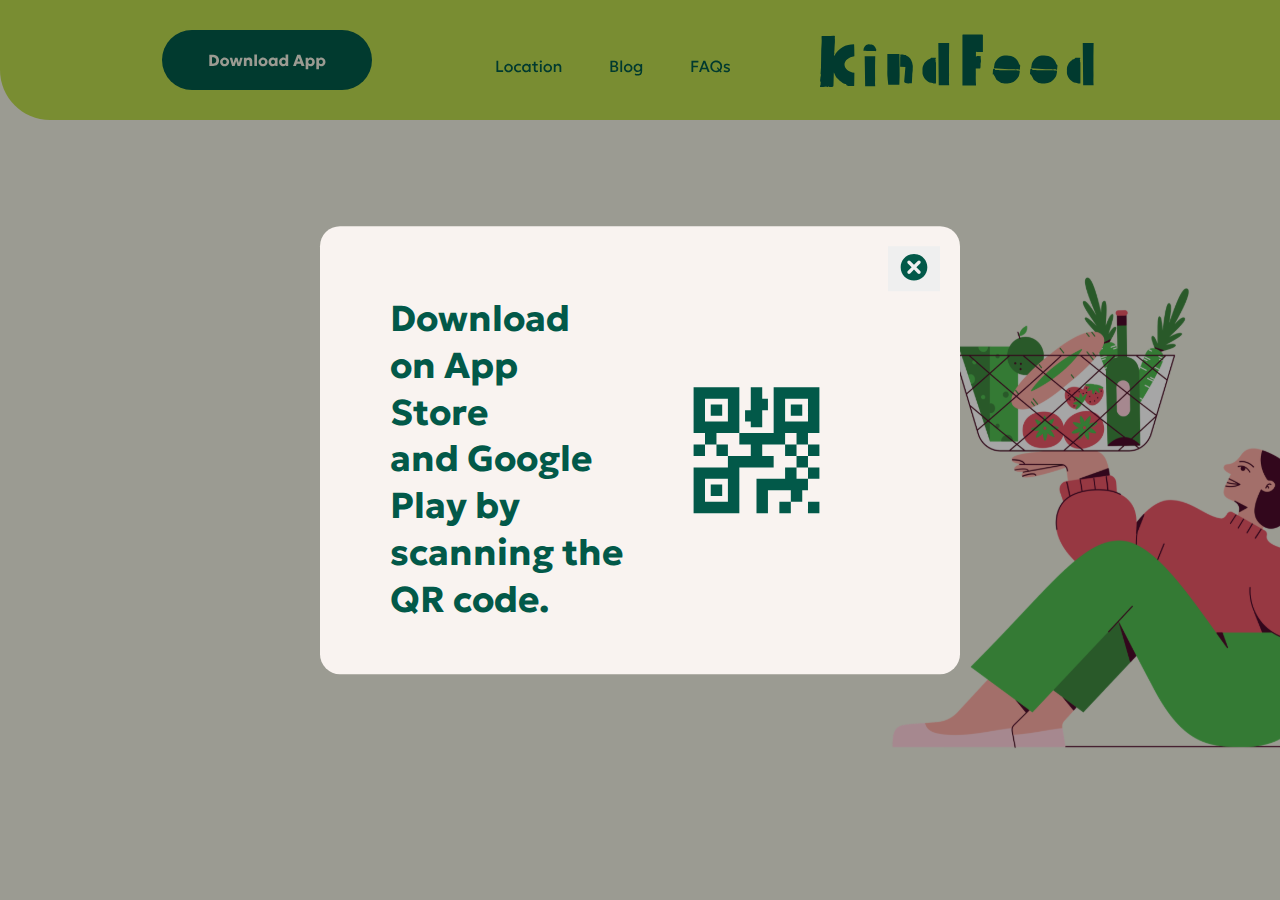
<file: download.html>
<!DOCTYPE html>
<html lang="en">
<head>
    <meta charset="UTF-8">
    <meta http-equiv="X-UA-Compatible" content="IE=edge">
    <meta name="viewport" content="width=device-width, initial-scale=1.0">
    <title>Download App</title>
    <link rel="stylesheet" href="css/download.css">
    
    <link rel="preconnect" href="https://fonts.googleapis.com">
    <link rel="preconnect" href="https://fonts.gstatic.com" crossorigin>
    <link href="https://fonts.googleapis.com/css2?family=Geologica:wght@200&family" rel="stylesheet">
</head>


<body>

    <div class="downloadOuter">
        <img src="img/indexbg.svg" alt="">

        <div class="popupOuter">

            <div class="popupContent">
                <h2>Download on App Store<br>and Google Play by<br>scanning the QR code.</h2>
                <img src="img/qrcode.svg" alt="">
            </div>

            <button onclick="href='#';" class="closebtn">
            <img id="closeIcon" src="img/closeIcon.svg" alt="">
            </button>
        </div>

    </div>
    
</body>



</html>
</file>
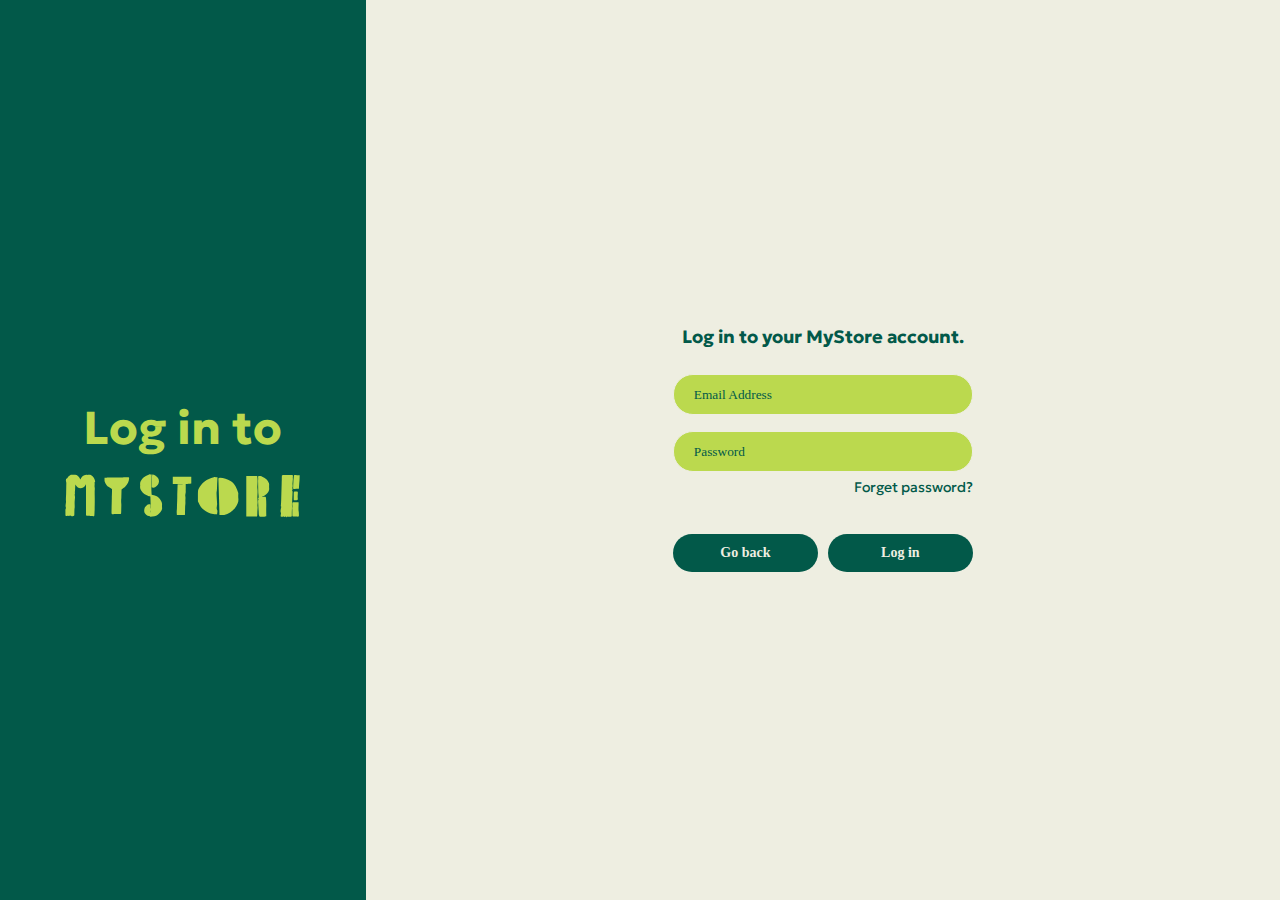
<file: mystore.html>
<!DOCTYPE html>
<html lang="en">
<head>
    <meta charset="UTF-8">
    <meta http-equiv="X-UA-Compatible" content="IE=edge">
    <meta name="viewport" content="width=device-width, initial-scale=1.0">
    <title>MyStore Login</title>
    <link rel="icon" type="image/x-icon" href="img/favicon.ico">
    <link rel="stylesheet" href="css/mystore.css">
    <link rel="stylesheet" href="css/mystore_rwd.css">

    <link rel="preconnect" href="https://fonts.googleapis.com">
    <link rel="preconnect" href="https://fonts.gstatic.com" crossorigin>
    <link rel="preconnect" href="https://fonts.googleapis.com">
    <link rel="preconnect" href="https://fonts.gstatic.com" crossorigin>
    <link href="https://fonts.googleapis.com/css2?family=Geologica:wght@100;200;300;400;500;600;700;800;900&display=swap" rel="stylesheet">

</head>


<body>

    <div class="mystoreOuter">


        <div class="leftOuter">

            <div class="leftContent">
                <h1>Log in to</h1>
                <img src="img/mystore.svg" alt="">
            </div>
        
        </div>


        <div class="rightOuter">

            <div class="rightContent">
                <form id="inputboxes" action="/action_page.php">
     
                    <h3>Log in to your MyStore account.</h3>
                    <input type="text" id="email" name="emailaddress" placeholder="Email Address">
        
                    <input type="text" id="psword" name="password" placeholder="Password">
      
                    <a href="#" id="forgetpswd"><p>Forget password?</p></a>

                    <div class="myStoreButtons">
                        <a href="business.html" class="goBack">Go back</a>
                        <a href="#" class="loginbtn">Log in</a>
                    </div>



                  </form>
            </div>

        </div>





    </div>






</body>
</html>
</file>
<file: css/index_rwd.css>
/* ------------1280------------- */

    @media screen and (max-width: 1280px){


        body{
            max-width: 1280px;
            width: 100%;
        }

    /* section 1 background animation */

  .cristalBall{
    position: relative;
    width: 100%;
    margin: auto;
    /* position: absolute; */
    top: 50%; left: 50%;
    transform: translate(-50%,-50%);
    z-index:99999;
  }
  
  .background{
    background-color:#EEEEE1;
    width:100%;
    height:100%;
    position:absolute;
    top:0;
    left:0;
  }
  
  .circle{
    background-color:#E3EFB8;
    height:100px;
    border-radius:50%;
    width: 100px;
    margin: auto;
    position: absolute;
    top: 60%; left: 50%;
    transform: translate(-50%,-50%);
  }
  
  .circle1{
    background-color:#cfe483;
    height:1000px;
    border-radius:50%;
    width: 1000px;
    margin: auto;
    position: absolute;
    top: -120%; left: 50%;
    transform: translate(-50%,-50%);
    animation: pulse3 10s linear infinite;
  }
  
  .circle2{
    background-color:#BBD94E;
    height: 900px;
    border-radius:50%;
    width: 900px;
    margin: auto;
    position: absolute;
    top: 50%; left: 50%;
    color:white;
    font-size:40px;
    transform: translate(-50%,-50%);
    animation: pulse 4s linear infinite;
  }
  
  /* .circle3{
    background-color:#ee88fd;
    height:500px;
    border-radius:50%;
    width: 500px;
    margin: auto;
    position: absolute;
    top: 50%; left: 50%;
    transform: translate(-50%,-50%);
    font-size:50px;
    animation: pulse2 3s linear infinite;
  } */
  
  .star{
    transform: translate(350px,50px);
    opacity:.6;
  }
  
  @keyframes pulse{
    0%{width:700px;height:700px;}
    50%{width:750px;height:750px;}
    100%{width:700px;height:700px;}
  }
  
  @keyframes pulse2{
    0%{width:500px;height:500px;}
    50%{width:550px;height:550px;}
    100%{width:500px;height:500px;}
  }
  
  @keyframes pulse3{
    0%{width:1000px;height:1000px;}
    50%{width:1050px;height:1050px;}
    100%{width:1000px;height:1000px;}
  }
        
        /* download button + popup message */

        .downloadbtn{
            margin-left: 30px;
        }

        .popcard{
            font-size: 1rem;
        }


        .switches-container{
            display: none;
        }

        header ul{
            display: none;
        }

        header li{
            text-align: center;
        }

        header li:nth-child(3) {
            text-align: center;
        }

        .outer{
            display: flex;
            justify-content: center;
            align-items: center;
            border-radius: 0 0 0 0;
        }

        .kindFoodLogo{
            display: flex;
            margin: 0 auto;
        }

        .headerlogo{
            display: block;
            margin: 0 auto;
    
            margin-left: 258px;
            margin-bottom: 10px;
        }

        /* 下拉式選單 */

        .menu-toggle{
            display: block;
            font-size: 44px;
            margin-right: 40px;
            cursor: pointer;
            width: var(--size);
            height: var(--size);
            display: grid;
            place-items: center;
            cursor: pointer;
            position:relative;
            z-index:6;
        }

        .hamburger {
            width: 40px;
            height: 4px;
            background:#025949;
            border-radius: 50px;
            display: block;
            position: relative;
            transition: all ease-in-out 0.3s;
        }

        .hamburger::after, .hamburger::before {
        content: " ";
        position: absolute;
        width: 40px;
        height: 4px;
        background:#025949;
        border-radius: 50px;
        transition: all ease-in-out 0.3s;
        }

        .hamburger::before {
            bottom: 0.5em;
        }
        .hamburger::after {
            top: 0.5em;
        }

        .open {
            transform: rotate(45deg);
        }

        .open::before {
            visibility: hidden;
            opacity: 0;
            transition: visibility 0.3s, opacity 0.3s;
        }
        .open::after {
            transform: rotate(-90deg);
            top: 0;
        }
        
        .menu {
            display: flex;
            flex-direction: column;
            background:#BBD94E;
            padding: 1em;
            margin: 2em 0;
            visibility: hidden;
            opacity: 0;
            transition: visibility 0.3s, opacity 0.3s;
            margin-top: -2em;
            transition: all ease-in-out 0.3s;
            width:50%;
        }

        .menu-is-open {
            visibility: visible;
            opacity: 1;
            margin-top: 1.8em;
        }

        .menu a{
            text-decoration:none;
            color:#025949;
            font-size: 1.1em;
            line-height: 3;
            text-align: center;
            margin-right: -80px;
        }

        .downloadbtnApp{
            display: none;
        }


        /* .menu-toggle i:hover ~ ul{
            display: flex;
        } */

        
        .menu{
            /* display: none; */
            flex-direction: column;
            position: absolute;
            right: 0;
            top: 60px;
            background-color:#BBD94E;
            width: 100%;
        }

        .menu li{
            text-align: center;
            font-size: 24px;
            line-height: 3.6;
        }


        /* Section One */

        .sectionOne{
            margin-top: 400px;
        }

        .sectionOne h1{
            font-size: 52px;
        }

        .sectionOne img{
            margin-top: 240px;
            width: 533px;
            height: 410px;
            padding-left: 0;
            padding-right: 120px;
        }
        
        .sectionOneText{
            margin-top: 320px;
            margin-left: 240px;

            padding-left: 120px;
        }

        .sectionOne .explorebtn{
            font-size: 16px;
            height: 44px;
            width: 240px;
        }

        .sectionTwoTitle{
            display: block;
            margin: 0 auto;
            /* width: 50%; */
        }

        /* Section Two */

        .sectionTwoContent{
            width: 800px;
            height: 550px;
            position: relative;  
        }

        .stepTwo h1{
        }

        .sectionTwoContent h2{
            font-size: 32px;
            padding-top: 60px;
            margin-left: 90px;
        }

        .sectionTwoContent h3{
            font-size: 20px;
            margin-left: 90px;
        }

        .sectionTwoContent p{
            margin-left: 90px;
            margin-right: 320px;
        }

        .sectionTwoContent .learnMoreBtn{
            margin-left: 90px;
        }

        #sectionTwoPic{
            width: 414px;
            height: 308px;

            position: absolute;
            left: 500px;
            top: 260px;
        }

        /* icon section */

        .iconSection ul{
            width: 50%;
        }

        .iconSection li{
            text-align: center;
            margin-right: 40px;
            margin-left: 40px;
        }

        .iconSection img{
            width: 160px;
            height: 160px;
        }

        .iconSection h1{
            font-size: 60px;
        }

        .iconSection p{
            font-size: 16px;
            line-height: 1.2em;
        }

        /* Section 3 (Steps) */

        
        /* Step 1 */
        
        .stepOne{
            width: 427px;
            height: 427px;
            margin-left:-400px;
        }

        #pic{
            width: 242px;
            height: 328px;
        
            position: absolute;
            left: -160px;
            top: 180px;
        }

        #number{
            position: absolute;
            left: 30px;
            top: -40px;

            width: 37px;
            height: 102px;
        }

        .stepOne h1{
            font-size: 32px;
            margin-left: 90px;
            padding-top: 76px;
        }

        .stepOne h2{
            font-size: 20px;
            margin-top: 20px;
            margin-left: 90px;
        }

        .stepOne p{
            font-size: 14px;
            margin-top: 10px;
            margin-left: 90px;
            margin-right: 60px;

        }

        /* Step 2 */

        .stepTwo{
            width: 427px;
            height: 427px;
            margin-left: 290px;
            margin-top: -50px;
        }

        #pictwo{
            width: 315px;
            height: 190px;
        
            position: absolute;
            left: 170px;
            top: 370px;
        }

        #numbertwo{
            position: absolute;
            left: 330px;
            top: -40px;

            width: 52px;
            height: 92px;
        }

        .stepTwo h1{
            font-size: 28px;
            margin-left: 0px;
            padding-top: 76px;
        }

        .stepTwo h2{
            font-size: 20px;
            margin-top: 20px;
            margin-left: 70px;
        }

        .stepTwo p{
            font-size: 14px;
            margin-left: 70px;
            margin-right: 60px;
            margin-top: 4px;
        }

        /* Step 3 */

        .stepThree{
            width: 427px;
            height: 427px;
            margin-left:-400px;
        }

        #picthree{
            width: 284px;
            height: 358px;
            position: absolute;
            left: 430px;
            top: 138px;
        }

        #numberthree{
            position: absolute;
            left: 30px;
            top: -40px;

            width: 37px;
            height: 102px;
        }

        .stepThree h1{
            font-size: 28px;
            margin-left: 60px;
            padding-top: 76px;
        }

        .stepThree h2{
            font-size: 20px;
            margin-top: 20px;
            margin-left: 60px;
        }

        .stepThree p{
            font-size: 14px;
            margin-left: 60px;
            margin-right: 56px;
            margin-top: 4px;
        }

        /* Step 4 */

        .stepFour{
            width: 427px;
            height: 427px;
            margin-left: 390px;
            margin-top: 52px;
        }

        #picfour{
            width: 442px;
            height: 319px;
        
            position: absolute;
            left: 80px;
            top: 200px;
        }

        #numberfour{
            position: absolute;
            left: 330px;
            top: -40px;

            width: 52px;
            height: 92px;
        }

        .stepFour h1{
            font-size: 30px;
            margin-left: 46px;
            padding-top: 76px;
        }

        .stepFour h2{
            font-size: 20px;
            margin-top: 20px;
            margin-left: 46px;
        }

        .stepFour p{
            font-size: 14px;
            margin-left: 46px;
            margin-right: 50px;
            margin-top: 10px;
        }

        /* slide */

        .slide-track img{
            width: 260px;
            height: 260px;
        }

        /* Section 4 */

        #sectionfourtitle{
            width: 70%;
            display: block;
            margin: 0 auto;
        }

        #sectionfourpic{
            width: 525px;
            height: 462px;
        
            display: block;
            margin: 0 auto;
        
        }
    }


    /* ------------768------------- */
    @media screen and (max-width: 768px) {

        body{
            width: 100%;
        }
    
        /* header */
    
        .outer{
            background-color: #BBD94E;
            display: flex;
            justify-content: center;
            align-items: center;
            
            position: fixed;
            top: 0;
            left: 0;
            z-index: 10000000;
    
            width: 100vw;
            padding-left: 20px;
            padding-right: 20px;
        }
    
    
        .downloadbtn{
            background-color:#025949;
            border: none;
            color: #EEEEE1;
            padding: 0 16px;
            text-align: center;
            text-decoration: none;
            display: inline-block;
            font-size: 14px;
            font-family: Geologica;
            border-radius: 50px;
            margin: 24px 30px;
    
            height: 32%;
            min-width: 140px;
        
            transition-duration: 0.4s;
            cursor: pointer;
        }
    
        .switches-container{
            display: none;
        }
    
            /* header */
            .outer{
                width: 100vw;
                padding-left: 15px;
                padding-right: 15px;
            }
        
            .headerlogo img{
                display: block;
                margin: 0 auto;
                width: 70%;
            }
        
            .downloadbtn{
                font-size: 14px;
                padding: 0 0 0 0;
                margin: 0 0 0 0;
            }
    
    
        /* Nav Items */
    
        header ul{
            color: #025949;
            display: none; /*先讓導覽列不顯示*/
        }
    
    
        header a{
            text-decoration: none;
            color:#025949;
        }
    
        header li a:hover {
            color: #025949;
            text-decoration: underline;
        }
    
        .headerlogo{
            margin: 0 auto;
            margin-left: 64px;
            margin-bottom: 10px;
        }
    
        header li{
            margin: 12px auto;
            font-size: 18px;
    
        }
    
        .menu a{
            margin: 0 auto;
        }

        .menu a li{
            font-size: 18px;
            line-height: 2.6;
            margin-left: 0;

        }

        /* section 1 background animation */

  .cristalBall{
    /* display: none; */
  }
  
  .background{
    display: none;
  }
  
  .circle{
    display: none;
  }
  
  .circle1{
    display: none;
  }
  
  .circle2{
    display: none;
  }
  
  /* .circle3{
    background-color:#ee88fd;
    height:500px;
    border-radius:50%;
    width: 500px;
    margin: auto;
    position: absolute;
    top: 50%; left: 50%;
    transform: translate(-50%,-50%);
    font-size:50px;
    animation: pulse2 3s linear infinite;
  } */
  
  .star{
    transform: translate(350px,50px);
    opacity:.6;
  }
  
  @keyframes pulse{
    0%{width:700px;height:700px;}
    50%{width:750px;height:750px;}
    100%{width:700px;height:700px;}
  }
  
  @keyframes pulse2{
    0%{width:500px;height:500px;}
    50%{width:550px;height:550px;}
    100%{width:500px;height:500px;}
  }
  
  @keyframes pulse3{
    0%{width:1000px;height:1000px;}
    50%{width:1050px;height:1050px;}
    100%{width:1000px;height:1000px;}
  }


        /* Section 1 */

        .sectionOne{
            display: block;
            margin-top: 700px;
        }

        .sectionOne img{
            display: block;
            margin: 0 auto;
            padding-right: 0;
            width: 532px;
            height: 410px;
        }

        .sectionOneText{
            margin: 240px auto 0;
            padding-left: 0;
        }

        .sectionOne h1{
            font-size: 48px;
            text-align: center;
            /* margin-left: 270px; */
        }

        .sectionOne .explorebtn{
            display: block;
            margin: 20px auto;
        }

        .sectionOne a{
            text-decoration: none ;
        }


        /* Section 2 */

        .sectionTwoTitle{
            width: 100%;
            height: 280px;
        }

        .sectionTwoContent{
            /* max-width: 768px; */
            width: 100%;
            height: 760px;
        }

        .sectionTwoContent h2{
            line-height: 1.2;
            margin-top: 20px;
        }

        .sectionTwoContent h3{
            margin-top: 10px;
        }

        .sectionTwoContent p{
            margin-right: 70px
        }

        #sectionTwoPic{
            width: 455px;
            height: 339px;

            left: 160px;
            top: 440px;
        }

        /* Icon Section */
        .iconSection img{
            width: 120px;
            height: 120px;
        }

        .iconSection h1{
            font-size: 54px;
        }

        .iconSection p{
            font-size: 14px;
        }

        


        /* ----Section 3 (Steps)--- */
        .sectionThreeTitle{
            width: 100%;
            height: 280px;
        }
        
        /* --------Step 1-------- */

        .stepOne{
            display: block;
            margin: 0 auto;
            width: 427px;
            height: 427px;
        }

        .stepOne p{
            line-height: 1.6;
        }
        
        /* --------Step 2-------- */

        .stepTwo{
            display: block;
            margin: 60px auto;
            width: 427px;
            height: 427px;
        }

        .stepTwo p{
            line-height: 1.6;
            margin-top: 12px;
        }

        #pictwo{
            width: 297px;
            height: 180px;

            top: 360px;
            left: 180px;
        }

        /* --------Step 3-------- */

        .stepThree{
            display: block;
            margin: 60px auto;
            width: 427px;
            height: 427px;
        }

        .stepThree h1{
            margin-top: 20px;
            margin-bottom: 10px;
        }

        .stepThree h2{
            margin-bottom: 10px;
        }

        .stepThree p{
            line-height: 1.6;
        }

        #picthree{
            display: none;
            /* width: 218px;
            height: 272px;
            left: 376px;
            top: 168px; */
        }

        /* --------Step 4-------- */
        .stepFour h1{
            line-height: 1.4;
        }
        


        

        /* some of our partners */

        #logotitle{
            font-size: 26px;
        }

        .slider .slide{
            height: 240px;
            width: 240px;
        }


        
        /* --------Step 4-------- */

        #sectionfourtitle{
            width: 90%;
            height: 320px;
        }
        

        .stepFour{
            display: block;
            margin: 60px auto;
            width: 427px;
            height: 427px;
        }

        #picfour{
            width: 375px;
            height: 272px;

            left: 80px;
            top: 240px;
        }

        .stepFour p{
            line-height: 1.6;
        }

    /* footer */

    .footer{
        max-width: 768px;
        width: 100%;
        justify-content: center;
        align-items: center;
        height: 80px;
        padding-bottom: 30px;
      }

      .appstore img{
        display: none;
        width: 40%;
    }

    .kindfoodlogo p{
        font-size: 8px;
        text-align: center;
        padding-bottom: 10px;
    }

    .kindfoodlogo img{
        display: block;
        margin: 0 auto;
        width: 50%;
        height: 50%;
    }

    .socialmedia img{
        display: none;
    }

    }


    /* ------------576------------- */
    @media screen and (max-width: 576px){

        #sectionTwoPic{
            width: 360px;
            height: 268px;
            left: 120px;
        }

        .iconSection li{
            margin-right: 20px;
            margin-left: 20px;
        }


}








    /* ------------414------------- */

    @media screen and (max-width: 414px) {

        body{
            width: 100%;
        }
        
    
        /* header */
    
        .outer{
            justify-content: center;
            align-items: center;
        }

        /* 1920 download button */
    
        .downloadbtn{
            display: none;
        }

        /* 1920 popup */
    
        .popup {
            display: none;
            position: fixed;
            z-index: 4;
            top: 0;
            left: 0;
            height: 100%;
            width: 100%;
            overflow: auto;
            background-color: rgba(0,0,0,0.4);
          }
          
          .popcard {
            display: flex;
            justify-content: center;
            align-items: center;
            background-color:#EEEEE1;
            color:#025949;
            line-height: 1.3em;
            text-align: left;
            font-weight: bold;
            border-radius: 20px;
            margin: 10% auto;
            padding: 40px;
            width: 30%;
            text-align: center;
            font-size: 1.2rem;
            box-shadow: 0 2px 15px 0 black;
            animation: popup 0.5s;
          }
        
          .popcard img{
            margin-left: 30px;
          }
          
          @keyframes popup {
            from {
              opacity: 0;
            }
            to { 
              opacity: 1;
            }
          }


        /* 414 download button */
    
        .downloadbtnApp{
            background-color:#025949;
            border: none;
            color: #EEEEE1;
            padding: 0 12px;
            text-align: center;
            text-decoration: none;
            display: inline-block;
            margin: 0 auto;
            font-size: 16px;
            font-family: Geologica;
            border-radius: 50px;
            line-height: 2.5em;
            margin-top: 20px;
            margin-bottom: 22px;
    
            width: 200px;
        
            transition-duration: 0.4s;
            cursor: pointer;
        }
    
        .downloadbtnApp:hover {
            background-color: #EEEEE1;
            color:#025949;
          }

        /* 414 popup */

        .popupApp {
            display: none;
            position: fixed;
            z-index: 4;
            top: 0;
            left: 0;
            height: 100%;
            width: 100%;
            overflow: auto;
            background-color: rgba(0,0,0,0.4);
          }
          
          .popcardApp {
            display: block;
            background-color:#EEEEE1;
            color:#025949;
            line-height: 1.3em;
            text-align: left;
            font-weight: bold;
            border-radius: 20px;
            margin: 25% auto;
            padding: 40px;
            width: 50%;
            text-align: center;
            font-size: 1.3rem;
            box-shadow: 0 2px 15px 0 black;
            animation: popup 0.5s;
          }
        
          .popcardApp img{
            margin: 0 auto;
          }
          
          @keyframes popupApp {
            from {
              opacity: 0;
            }
            to { 
              opacity: 1;
            }
          }
            

        /* dropdown menu */
    
        .menu-toggle{
            font-size: 30px;
            cursor: pointer;
        }
    
        .headerlogo{
            margin: 0 auto;
            margin-left: 56px;
            margin-bottom: 14px;
            width: 54%;
    
            /* width: 60%; */
    
            /* padding-right: 20px; */
        }
    
        header li{
            margin: 10px auto;
            font-size: 20px;
        }
    
        header li:nth-child(1){
            margin-left: 0;
        } 
    
        .hamburger::after, .hamburger::before{
            width: 30px;
        }
    
        .hamburger{
            width: 30px;
        }
    
        .menu a{
            margin: 0 auto;
        }


        /* Section 1 */

        .sectionOne{
            margin-top: 400px;
            height: 390px;
        }

        .sectionOne h1{
            margin-left: 0;
            text-align: center;
            font-size: 32px;
            /* margin-left: 90px; */
        }

        .sectionOne .explorebtn{
            /* margin-left: 110px; */
        }

        .sectionOne img{
            width: 370px;
            height: 285px;
            margin-right: 0;
            margin-left: 20px;
        }


        /* Section 2 */

        .sectionTwoTitle{
            width: 100%;
            height: 280px;
        }

        .sectionTwoContent{
            width: 360px;
            height: 700px;
        }

        .sectionTwoContent h2{
            line-height: 1.2;
            font-size: 22px;
            padding-top: 80px;
            margin-left: 60px;
        }

        .sectionTwoContent h3{
            margin-top: 20px;
            font-size: 18px;
            margin-left: 60px;
        }

        .sectionTwoContent p{
            font-size: 14px;
            margin-left: 60px;
            margin-right: 50px;
        }

        #sectionTwoPic{
            width: 320px;
            height: 228px;
            left: 20px;
            top: 484px;
        }

        .sectionTwoContent .learnMoreBtn{
            height: 40px;
            width: 60px;
            margin-left: 76px;
        }

        /* ----Icon Section---- */

        
        .iconSection ul{
            display: block;
        }

        .iconSection li{
            display: block;
            margin-top: 40px;
        }

        .iconSection h1{
            text-align: center;
        }

        .iconTwoText{
            margin-left: -20px;
        }


        /* Section 3 (steps)*/

        .sectionThreeTitle{
            margin-top: 400px;
            width: 100%;
            height: 340px;
        }

        /* Step 1 */

        .stepOne{
            width: 327px;
            height: 327px;
        }

        .stepOne h1{
            padding-top: 90px;
            font-size: 24px;
            margin-left: 76px;
        }

        .stepOne h2{
            display: none;

            font-size: 18px;
            margin-left: 70px;
        }

        .stepOne-secondP{
            display: none;
        }

        .stepOne p{
            font-size: 16px;
            margin-left: 76px;
            margin-right: 60px;
            margin-top: 20px;
        }

        #pic{
            width: 188px;
            height: 256px;

            left: 160px;
            top: 200px;
        }

        /* Step 2 */

        .stepTwo{
            margin-top: 118px;
            width: 327px;
            height: 327px;
        }

        .stepTwo h1{
            padding-top: 70px;
            font-size: 22px;
        }

        .stepTwo h2{
            display: none;

            font-size: 18px;
            margin-left: 70px;
        }

        .stepTwo-secondP{
            display: none;
        }

        .stepTwo p{
            font-size: 16px;
            margin-left: 52px;
            margin-right: 40px;
            margin-top: 20px;
        }

        #numbertwo{
            left: 30px;
            top: -50px;
        }

        #pictwo{
            width: 233px;
            height: 141px;

            left: 90px;
            top: 240px;
        }

        /* Step 3 */

        .stepThree{
            margin-top: 50px;
            width: 327px;
            height: 327px;
        }

        .stepThree h1{
            padding-top: 60px;
            font-size: 22px;
            margin-left: 50px;
        }

        .stepThree h2{
            display: none;

            font-size: 18px;
            margin-left: 70px;
        }

        .stepThree-secondP{
            display: none;
        }

        .stepThree p{
            font-size: 16px;
            margin-left: 52px;
            margin-right: 40px;
            margin-top: 20px;
        }

        #numberthree{
            left: 30px;
            top: -50px;
        }

        #picthree{
            display: block;
            width: 181px;
            height: 227px;

            left: 140px;
            top: 240px;
        }

        /* Step 4 */

        .stepFour{
            margin-top: 70px;
            width: 327px;
            height: 327px;
        }

        .stepFour h1{
            padding-top: 60px;
            font-size: 22px;
            margin-left: 50px;
        }

        .stepFour h2{
            display: none;

            font-size: 18px;
            margin-left: 70px;
        }


        .stepFour p{
            font-size: 16px;
            margin-left: 52px;
            margin-right: 40px;
            margin-top: 20px;
        }

        #numberfour{
            left: 30px;
            top: -50px;
        }

        #picfour{
            width: 278px;
            height: 200px;

            left: 70px;
            top: 240px;
        }


        /* -----Some of our partners (logos)------ */

        #logotitle{
            font-size: 24px;
        }

        .slide img{
            width: 180px;
            height: 180px;
        }

        .slider .slide{
            margin-right: 0;
        }


        /* Section 4 */
        #sectionfourtitle{
            display: none;
        }

        #sectionfourpic{
            width: 375px;
            height: 330px;

        }

        /* footer */

        .footer{
            width: 100%;
            bottom: 0;
            height: 50px;
        }

        .kindfoodlogo img{
            width: 36%;
            margin-bottom: 5px;
        }

        .kindfoodlogo p{
            line-height: 1.4;
            margin-right: 48px;
        }

} /* End of 414 */
</file>
<file: css/blog_rwd.css>
/* ------------1280------------- */

@media screen and (max-width: 1280px){

    /* download button + popup message */

    
    .downloadbtn{
        margin-left: 30px;
    }

    .downloadbtn-app{
        display: none;
    }

    .popcard{
        font-size: 1rem;
    }


    .switches-container{
        display: none;
    }

    header ul{
        display: none;
    }

    header li{
        text-align: center;
    }

    header li:nth-child(3) {
        text-align: center;
    }

    .outer{
        display: flex;
        justify-content: center;
        align-items: center;
        border-radius: 0 0 0 0;
    }

    .kindFoodLogo{
        display: flex;
        margin: 0 auto;
    }

    .headerlogo{
        display: block;
        margin: 0 auto;

        margin-left: 240px;
        margin-bottom: 10px;
    }

    /* 下拉式選單 */

    .menu-toggle{
        display: block;
        font-size: 44px;
        margin-right: 40px;
        cursor: pointer;
        width: var(--size);
        height: var(--size);
        display: grid;
        place-items: center;
        cursor: pointer;
        position:relative;
        z-index:6;
    }

    .hamburger {
        width: 40px;
        height: 4px;
        background:#025949;
        border-radius: 50px;
        display: block;
        position: relative;
        transition: all ease-in-out 0.3s;
    }

    .hamburger::after, .hamburger::before {
	content: " ";
	position: absolute;
	width: 40px;
	height: 4px;
    background:#025949;
    border-radius: 50px;
	transition: all ease-in-out 0.3s;
    }

    .hamburger::before {
        bottom: 0.5em;
    }
    .hamburger::after {
        top: 0.5em;
    }

    .open {
        transform: rotate(45deg);
    }

    .open::before {
        visibility: hidden;
        opacity: 0;
        transition: visibility 0.3s, opacity 0.3s;
    }
    .open::after {
        transform: rotate(-90deg);
        top: 0;
    }
    
    .menu {
        display: flex;
        flex-direction: column;
        background:#BBD94E;
        padding: 1em;
        margin: 2em 0;
        visibility: hidden;
        opacity: 0;
        transition: visibility 0.3s, opacity 0.3s;
        margin-top: -2em;
        transition: all ease-in-out 0.3s;
        width:50%;
    }

    .menu-is-open {
        visibility: visible;
        opacity: 1;
        margin-top: 1.8em;
    }

    .menu a{
        text-decoration:none;
        color:#025949;
        font-size: 1.1em;
        line-height: 3;
        text-align: center;
        margin-right: -80px;
    }


    /* .menu-toggle i:hover ~ ul{
        display: flex;
    } */

    
    .menu{
        /* display: none; */
        flex-direction: column;
        position: absolute;
        right: 0;
        top: 61px;
        background-color:#BBD94E;
        width: 100%;
    }

    .menu li{
        text-align: center;
        line-height: 3.6;
        font-size: 24px;
    }



    /* Section One */

    .sectionOneOuter img{
        width: 60%;
        height: 60%;
        margin-left: 40px;
    }

    .content{
        width: 600px;
        height: 100%;
        margin-right: 40px;
    }

    .sectionOneTitle{
        width: 50%;
    }

    .sectionTwoTitle{
        width: 50%;
    }


    .sectionOneOuter h2{
        font-size: 26px;
        margin-left: 60px;
        margin-right: 60px;
        margin-top: 20px;
    }

    .sectionOneOuter p{
        margin-left: 60px;
        margin-right: 60px;
    }

    #tabone{
        margin-top: 60px;
        margin-left: 60px;
    }

    .sectionOneOuter .readmorebtn{
        width: 160px;
        height: 40px;
        margin-left: 60px;
        margin-top: 28px;
        font-size: 14px;        
    }

    .blogposts li{
        /* width: 40%; */
        /* width: 560px;
        height: 700px; */
    }

    .blogposts h2{
        font-size: 20px;
        line-height: 1.4em;
    }

    .blogposts p{
        margin-top: 28px;
    }

    .blogposts li{
        margin: 0 50px 60px;
    }

    .sectionThreeOuter{
        width: 60%;
    }

}





/* ------------768------------- */

@media screen and (max-width: 768px) {

    body{
        width: 100%;
    }

    /* header */

    .outer{
        background-color: #BBD94E;
        display: flex;
        justify-content: center;
        align-items: center;
        
        position: fixed;
        top: 0;
        left: 0;
        z-index: 1;

        width: 100vw;
        padding-left: 20px;
        padding-right: 20px;
    }


    .downloadbtn{
        background-color:#025949;
        border: none;
        color: #EEEEE1;
        padding: 0 16px;
        text-align: center;
        text-decoration: none;
        display: inline-block;
        font-size: 14px;
        font-family: Geologica;
        border-radius: 50px;
        margin: 24px 30px;

        height: 32%;
        min-width: 140px;
    
        transition-duration: 0.4s;
        cursor: pointer;
    }

    .switches-container{
        display: none;
    }

        /* header */
        .outer{
            width: 100vw;
            padding-left: 15px;
            padding-right: 15px;
        }
    
        .headerlogo img{
            display: block;
            margin: 0 auto;
            width: 70%;
        }
    
        .downloadbtn{
            font-size: 14px;
            padding: 0 0 0 0;
            margin: 0 0 0 0;
        }


    /* Nav Items */

    header ul{
        color: #025949;
        display: none; /*先讓導覽列不顯示*/
    }


    header a{
        text-decoration: none;
        color:#025949;
    }

    header li a:hover {
        color: #025949;
        text-decoration: underline;
    }

    .headerlogo{
        margin: 0 auto;
        margin-left: 64px;
        margin-bottom: 10px;
    }

    header li{
        margin: 12px auto;
        font-size: 18px;

    }

    .menu a{
        margin: 0 auto;
    }

    .menu a li{
        margin-left: 0;
    }

    .menu a li:hover{
        color: #025949;
        text-decoration: underline;

    }


    /* Section 1 */

    .sectionOneTitle{
        width: 70%;
        height: 70%;
    }

    .sectionOneOuter img{
        display: block;
        margin: 0 auto;
        width: 80%;
        height: 80%;
        border-radius: 20px 20px 0px 0px;
    }

    .sectionOneInner{
        width: 100%;
        display: flex;
        flex-direction: column;
        justify-content: center;
        align-items: center;
    }

    .content{
        border-radius: 0px 0px 20px 20px;
        margin: 0 auto;
        margin-top: -20px;
        width: 80%;
        height: 100%;
    }

    .sectionOneOuter h2{
        font-size: 20px;
        font-weight: bold;
        color: #025949;
    
        margin-top: 20px;
        margin-left: 60px;
        line-height: 1.4em;
    }
    
    #tabone{
        background-color:#025949;
        color:#EEEEE1;
        font-size: 12px;
        text-align: center;
        border-radius: 50px;
        width: 104px;
        height: 28px;
        line-height: 2.2em;
    
        margin-top: 20px;
    }

    .sectionOneOuter p{
        font-size: 14px;
        color: #025949;
        
        margin-top: 10px;
        margin-left: 60px;
        line-height: 1.5em;
    }

    .sectionOneOuter .readmorebtn{
        background-color: #025949;
        border: none;
        color:#EEEEE1;
        padding: 10px 40px;
        text-align: center;
        font-family: Geologica;
        font-weight: 500;
        display: block;
        margin: 20px auto;
        font-size: 14px;
        border-radius: 50px;
        height: 40px;
        min-width: 110px;
    
        transition-duration: 0.4s;
        cursor: pointer;
    }


    /* ------Section 2------- */

    .sectionTwoTitle{
        width: 70%;
        height: 70%;
    }

    .blogposts h2{
        font-size: 20px;
        line-height: 1.4em;
    }


    /* ----Section 3 (newsletters) ---*/

    .sectionThreeOuter{
        width: 50%;
        height: 50%;
    }

    .sectionThreeOuter img{
        display: none;
    }

    .sectionThreeOuter p{
        line-height: 1.4em;
    }

    /* footer */

    .footer{
        max-width: 768px;
        width: 100%;
        justify-content: center;
        align-items: center;
        height: 80px;
        padding-bottom: 30px;
      }

      .appstore img{
        display: none;
        width: 40%;
    }

    .kindfoodlogo p{
        font-size: 8px;
        text-align: center;
        padding-bottom: 10px;
    }

    .kindfoodlogo img{
        display: block;
        margin: 0 auto;
        width: 50%;
        height: 50%;
    }

    .socialmedia img{
        display: none;
    }

} /* End of 768 */








/* ------------414------------- */

@media screen and (max-width: 414px) {


    body{
        width: 100%;
    }
    

    /* header */

    .outer{
        justify-content: center;
        align-items: center;
    }

    .downloadbtn{
        display: none;
    }

    .downloadbtn-app{
        background-color:#025949;
        border: none;
        color: #EEEEE1;
        padding: 0 12px;
        text-align: center;
        text-decoration: none;
        display: inline-block;
        margin: 0 auto;
        font-size: 16px;
        font-family: Geologica;
        border-radius: 50px;
        line-height: 2.5em;
        margin-top: 20px;
        margin-bottom: 22px;

        width: 200px;
    
        transition-duration: 0.4s;
        cursor: pointer;
    }

    .downloadbtn-app:hover {
        background-color: #EEEEE1;
        color:#025949;
      }

    /* popup */

    .popup {
        display: none;
        position: fixed;
        z-index: 4;
        top: 0;
        left: 0;
        height: 100%;
        width: 100%;
        overflow: auto;
        background-color: rgba(0,0,0,0.4);
      }
      
      .popcard {
        display: flex;
        justify-content: center;
        align-items: center;
        background-color:#EEEEE1;
        color:#025949;
        line-height: 1.3em;
        text-align: left;
        font-weight: bold;
        border-radius: 20px;
        margin: 10% auto;
        padding: 40px;
        width: 30%;
        text-align: center;
        font-size: 1.2rem;
        box-shadow: 0 2px 15px 0 black;
        animation: popup 0.5s;
      }
    
      .popcard img{
        margin-left: 30px;
      }
      
      @keyframes popup {
        from {
          opacity: 0;
        }
        to { 
          opacity: 1;
        }
      }

    /* dropdown menu */

    .menu-toggle{
        font-size: 30px;
        cursor: pointer;
    }

    .headerlogo{
        margin: 0 auto;
        margin-left: 56px;
        margin-bottom: 14px;
        width: 54%;

        /* width: 60%; */

        /* padding-right: 20px; */
    }

    header li{
        margin: 10px auto;
        font-size: 28px;
    }

    header li:nth-child(1){
        margin-left: 0;
    } 

    .hamburger::after, .hamburger::before{
        width: 30px;
    }

    .hamburger{
        width: 30px;
    }

    .menu a{
        margin: 0 auto;
    }


    /* Section One */

    .sectionOneTitle{
        width: 90%;
    }

    #tabone{
        margin-left: 30px;
        width: 80px;
    }

    .sectionOneOuter{
        height: 560px;
    }

    .sectionOneOuter h2{
        font-size: 20px;
        margin: 10px 30px;
        line-height: 1.4em;
    }

    .sectionOneOuter p{
        margin: 10px 30px;
    }

    .content{
        height: 320px;
    }

    /* Section Two */

    .sectionTwoTitle{
        width: 90%;
    }

    .blogposts p{
        margin-left: 30px;

    }

    .blogposts h2{
        font-size: 16px;
        margin-left: 30px;
        margin-right: 20px;
    }

    .blogposts li{
        margin: 0 20px 40px;
    }

    /* Section 3 (newsletters) */

    .sectionThreeOuter{
        padding: 40px 40px;
        width: 70%;

    }

    .sectionThreeOuter h1{
        font-size: 24px;
        line-height: 1.2em;
    }

    .sectionThreeOuter h2{
        font-size: 16px;
    }

    #inputboxes{

    }
    
    .sectionThreeOuter form{
        width: 290px;
    }

    input[type=text]{
        width: 290px;
    }

    input[type=submit]{
        width: 290px;
        height: 42px;
    }

    ::placeholder{
        font-size: 12px;
      }

    .sectionThreeOuter p{
        font-size: 14px;
        max-width: 392px;
        width: 100%;
        
    }

    /* footer */

    .footer{
        width: 100%;
        bottom: 0;
        height: 50px;
    }

    .kindfoodlogo img{
        width: 36%;
    }


    #tibameFooterText{
        font-size: 10px;
        margin-left: 44px;
        margin-right: 44px;
        margin-top: 4px;
        line-height: 1.6em;
    }

} /* End of 414 */
</file>
<file: css/business_rwd.css>
/* -----1280----- */

@media screen and (max-width: 1280px){


    .downloadbtn-app{
        display: none;
    }
    
    .menu{
        /* display: none; */
        flex-direction: column;
        position: absolute;
        right: 0;
        top: 60px;
        background-color:#BBD94E;
        width: 100%;
    }

    header li:nth-child(1) {
        margin-left: 0px;
    }

    .menu a li{
        margin-left: 0;
        text-align: center;
        font-size: 24px;
        line-height: 3.6;
    }

    /* Content Left */

    .contentleft{
    }

    #cook{
        width: 584px;
        height: 470px;
    }


    /* Content Right */
    
    .contentright{
        margin-left: 20px;
        width: 472px;
        height: 584px;
    }

    .contentright h3{
        margin-top: 50px;
    }

    #inputboxes{
        margin: 0 auto;
        /* margin-top: 0;
        margin-left: 0;
        margin-right: 0; */
    }


    /* Section 3 (How It Works?) */

    /* Step 1 */

    .stepOne{
        width: 1000px;
        height: 320px;
    }

    #pic{
        width: 266px;
        height: 428px;

        left: 700px;
        top: -86px;
    }

    .stepOne h1{
        padding-left: 200px;
        padding-top: 100px;
    }

    .stepOne p{
        padding-left: 200px;
    }
    

    /* Step 2 */

    .stepTwo{
        width: 1000px;
        height: 320px;
    }

    #numbertwo{
        left: 40px;
        top: -72px;
    }
    
    #pictwo{
        width: 432px;
        height: 399px;

        left: 660px;
        top: -62px;
    }

    .stepTwo h1{
        padding-left: 200px;
        padding-top: 120px;
    }

    .stepTwo p{
        padding-left: 200px;
        padding-right: 280px;
    }


    /* Step 3 */


    .stepThree{
        width: 1000px;
        height: 320px;
    }

    #numberthree{
        left: 40px;
        top: -72px;
    }
    
    #picthree{
        width: 438px;
        height: 374px;

        left: 650px;
        top: -33px;
    }

    .stepThree h1{
        font-size: 36px;
        padding-left: 220px;
        padding-top: 40px;
    }

    .stepThree p{
        font-size: 18px;
        padding-left: 220px;
        padding-right: 380px;
        margin-top: 10px;
    }


    /* Partner Comments */


    #biztitle{
        width: 80%;
    }

    .commentsContent li{
        width: 180px;
        height: 460px;
    }

    .commentsContent img{
        margin-left: 34px;

    }

    .commentsContent p{
        font-size: 14px;
        margin-bottom: 20px;
    }

    .commentsContent h4{
        font-size: 20px;
        margin-top: 10px;
        margin-bottom: 5px;
    }

    .commentsContent h5{
        font-size: 12px;
        line-height: 1.4;
    }

}

/* --------768-------- */

@media screen and (max-width: 768px){

    /* Section 1 */

    .sectionOneOuter{
        display: block;
    }

    /* Content Left */

    .contentleft h1{
        font-size: 36px;
    }

    #revenue{
        width: 40%;
    }

    .contentleft p{
        margin-top: 10px;
    }

    /* Content Right */

    .contentright{
        margin: 0 auto;
        width: 572px;
        height: 484px;
    }

    .contentright h3{
        font-size: 20px;
        padding-top: 50px;
    }

    #cook{
        width: 450px;
        height: 362px;
        margin-left: 156px;
        margin-top: 10px;
    }

    #inputboxes{
        margin: 5px auto;
    }

    input[type=text]{
        margin: 5px 0;
    }

    .topregisterbtn{
        margin-top: 10px;
        margin-left: 100px;
    }


    /* Content Right */


    /* Section 2 */

    #biztitleone{
        height: 220px;
    }

    .sectionTwoOuter{
    }

    .sectionTwoOuter h1{
        font-size: 28px;
    }

    .sectionTwoOuter p{
        font-size: 16px;
    }

    .sectionTwoOuter ul{
        margin-left: 0;
    }

    .sectionTwoOuter li{
        margin: 0 auto;
        /* margin-right: 40px; */
    }

    .sectionTwoOuter img{
        width: 160px;
        height: 160px;
    }

    /* Some of our partners */
    #logotitle{
        font-size: 24px;
    }

    .slide img{
        height: 240px;
        width: 240px;
    }



    /* Section 3 (How It Works?) */

    .sectionThreeTitle{
        height: 220px;
    }

    

    /* Step 1 */

    .stepOne{
        width: 660px;
        height: 260px;
    }

    #pic{
        width: 199px;
        height: 321px;
        
        left: 440px;
        top: -45px;
    }

    #number{
        width: 40px;
        height: 113px;
        left: 60px;
        top: -70px;
    }

    .stepOne h1{
        font-size: 28px;
        padding-left: 60px;
    }

    .stepOne p{
        font-size: 16px;
        padding-right: 180px;
        padding-left: 60px;
    }

    /* Step 2 */

    .stepTwo{
        width: 660px;
        height: 260px;
    }

    #pictwo{
        width: 324px;
        height: 299px;
        
        left: 380px;
        top: -27px;
    }

    #numbertwo{
        width: 68px;
        height: 122px;

        left: 60px;
        top: -70px;
    }

    .stepTwo h1{
        font-size: 28px;
        padding-top: 100px;
        padding-left: 60px;
    }

    .stepTwo p{
        font-size: 16px;
        padding-right: 240px;
        padding-left: 60px;
    }

    /* Step 3 */

    .stepThree{
        width: 660px;
        height: 260px;
    }

    #picthree{
        width: 313px;
        height: 234px;
        
        left: 380px;
        top: 39px;
    }

    #numberthree{
        width: 59px;
        height: 126px;
        /* width: 68px;
        height: 122px; */

        left: 60px;
        top: -70px;
    }

    .stepThree h1{
        font-size: 24px;
        padding-top: 70px;
        padding-left: 60px;
    }

    .stepThree p{
        font-size: 14px;
        padding-right: 270px;
        padding-left: 60px;
    }


    /* Partner Comments */

    #biztitle{
        height: 240px;
    }

    .commentsContent ul{
        display: block;
        margin: 0 auto;
    }

    .commentsContent li{
        margin: 80px auto;
        width: 600px;
        height: 260px;

        position: relative;
    }

    .commentsContent img{
        width: 129px;
        height: 158px;
        margin-left: 240px;
        margin-top: -50px;

        position: absolute;
    }

    .commentsContent p{
        line-height: 1.4;
        padding-top: 100px;
    }

    .commentsContent h4{
        margin-top: 5px;
    }

    /* footer */

    .footer{
        max-width: 768px;
        width: 100%;
        justify-content: center;
        align-items: center;
        height: 80px;
        padding-bottom: 30px;
      }

      .appstore img{
        display: none;
        width: 40%;
    }

    .kindfoodlogo p{
        font-size: 8px;
        text-align: center;
        padding-bottom: 10px;
    }

    .kindfoodlogo img{
        display: block;
        margin: 0 auto;
        width: 50%;
        height: 50%;
    }

    .socialmedia img{
        display: none;
    }

}


 /* --------414--------- */

 @media screen and (max-width: 414px){


    /* Section 1 */

    /* Content Left */

    .contentleft h1{
        font-size: 28px;
    }

    #revenue{
        width: 60%;
    }
    
    #cook{
        width: 359px;
        height: 282px;
        display: block;
        margin: 20px auto;
        /* margin-left: 0; */
    }

    /* Content Right */

    .contentright{
        width: 340px;
        height: 520px;
    }

    .contentright h3{
        font-size: 18px;
        margin: 40px 40px 20px;
    }

    #inputboxes{
    }

    input[type=text]{
        width: 280px;
        margin: 5px auto;
        margin-left: 30px;
    }

    .topregisterbtn{
        margin-top: 20px;
    }


    /* Section 2 */

    .biztitleone{
    }

    .sectionTwoOuter ul{
        display: block;
    }

    .sectionTwoOuter li{
        margin-bottom: 30px;
    }

    .sectionTwoOuter img{
        width: 140px;
        height: 140px;
    }

    .registermybizbtn{
        font-size: 14px;

    }

    /* Some of our partners (logo slides) */

    #logotitle{
        margin-top: 180px;
        margin-bottom: 20px;
        font-size: 24px;
    }

    .slide img{
        width: 180px;
        height: 180px;
    }

    .slider .slide{
        margin-right: 0;
    }


    /* Section 3 (steps) */

    .sectionThreeTitle{
        height: 180px;
    }

    

    /* Step 1 */

    .stepOne{
        width: 327px;
        height: 327px;
    }

    #number{
        width: 39px;
        height: 90px;

        left: 40px;
        top: -40px;
    }

    #pic{
        width: 139px;
        height: 224px;
        
        left: 172px;
        top: 220px;
    }

    .stepOne h1{
        padding-top: 70px;
        line-height: 1.2;
        font-size: 24px;
    }

    .stepOne p{
        line-height: 1.3;
        font-size: 14px;
        padding-right: 50px;
        margin-top: 10px;
    }

    /* Step 2 */

    .stepTwo{
        margin-top: 106px;
        width: 327px;
        height: 327px;
    }

    #numbertwo{
        width: 51px;
        height: 92px;

        left: 40px;
        top: -40px;
    }

    #pictwo{
        width: 216px;
        height: 200px;
        
        left: 110px;
        top: 210px;
    }

    .stepTwo h1{
        padding-top: 70px;
        margin-right: 30px;
        line-height: 1.2;
        font-size: 24px;
    }

    .stepTwo p{
        line-height: 1.3;
        font-size: 14px;
        padding-right: 50px;
        margin-top: 10px;
    }

    /* Step 3 */

    .stepThree{
        width: 327px;
        height: 327px;
    }

    #numberthree{
        width: 39px;
        height: 90px;

        left: 40px;
        top: -40px;
    }

    #picthree{
        width: 250px;
        height: 187px;
        
        left: 120px;
        top: 268px;
    }

    .stepThree h1{
        padding-top: 70px;
        padding-left: 60px;
        padding-right: 30px;
        line-height: 1.2;
        font-size: 24px;
    }

    .stepThree p{
        line-height: 1.3;
        font-size: 14px;
        padding-right: 30px;
        margin-top: 10px;
    }


    /* Partner Comments */

    #biztitle{
        width: 100%;
    }

    .commentsContent li{
        width: 180px;
        height: 460px;
        margin-bottom: 30px;
    }

    .commentsContent img{
        width: 103px;
        height: 128px;
        margin-left: 0;

        margin-left: 56px;
        margin-top: -30px;
    }

    .registernowbtn{
        margin-top: 0px;
    }



 } /* End of 414 */
</file>
<file: css/mystore_rwd.css>
/* ------------1280------------- */

@media screen and (max-width: 1280px){

    .leftContent h1{
        font-size: 46px;
        text-align: center;
    }

    .leftContent img{
        width: 80%;
        display: block;
        margin: 0 auto;
    }


    .rightContent h3{
        font-size: 18px;
    }

    #inputboxes{
        width: 300px;
    }

    .rightContent .goBack{
        padding: 12px 12px;
        margin-right: 10px;
    }

    .loginbtn{
        padding: 12px 12px;
    }


}


/* ------------768------------- */

@media screen and (max-width: 768px){

    .leftOuter{
        width: 45%;

    }
    
    .leftContent h1{
        font-size: 36px;
        text-align: center;
    }

    .leftContent img{
        width: 60%;
        display: block;
        margin: 0 auto;
    }

    .rightContent h3{
        font-size: 16px;
    }

    #inputboxes{
        width: 280px;
    }

    .rightContent .goBack{
        font-size: 13px;
        padding: 10px 10px;
        margin-right: 10px;
    }

    .loginbtn{
        font-size: 13px;
        padding: 10px 10px;
    }

}

/* ------------414------------- */

@media screen and (max-width: 414px){

    .leftOuter{
        display: none;
    }


}
</file>
<file: css/index.css>
@import url(reset.css);
@font-face {
    font-family: 'Geologica', 'Verdana', 'Montserrat', 'Noto Sans', sans-serif;
    src: url('https://fonts.googleapis.com/css2?family=Geologica:wght@200;300&family');
}


body{
    background-color: #EEEEE1;
    font-family: 'Geologica', sans-serif;

    width: 100%;
    align-items: center;
	justify-content: center;
}

/* section 1 background animation */

  
  .cristalBall{
    position: relative;
    width: 100%;
    margin: auto;
    /* position: absolute; */
    top: 50%; left: 50%;
    transform: translate(-50%,-50%);
    z-index:99999;
  }
  
  .background{
    background-color:#EEEEE1;
    width:100%;
    height:100%;
    position:absolute;
    top:0;
    left:0;
  }
  
  .circle{
    background-color:#E3EFB8;
    height:1600px;
    border-radius:50%;
    width: 1900px;
    margin: auto;
    position: absolute;
    top: 50%; left: 50%;
    transform: translate(-50%,-50%);
  }
  
  .circle1{
    background-color:#cfe483;
    height:1200px;
    border-radius:50%;
    width: 1200px;
    margin: auto;
    position: absolute;
    top: 55%; left: 50%;
    transform: translate(-50%,-50%);
    animation: pulse3 10s linear infinite;
  }
  
  .circle2{
    background-color:#BBD94E;
    height: 900px;
    border-radius:50%;
    width: 900px;
    margin: auto;
    position: absolute;
    top: 50%; left: 50%;
    color:white;
    font-size:40px;
    transform: translate(-50%,-50%);
    animation: pulse 4s linear infinite;
  }
  
  /* .circle3{
    background-color:#ee88fd;
    height:500px;
    border-radius:50%;
    width: 500px;
    margin: auto;
    position: absolute;
    top: 50%; left: 50%;
    transform: translate(-50%,-50%);
    font-size:50px;
    animation: pulse2 3s linear infinite;
  } */
  
  .star{
    transform: translate(350px,50px);
    opacity:.6;
  }
  
  @keyframes pulse{
    0%{width:700px;height:700px;}
    50%{width:750px;height:750px;}
    100%{width:700px;height:700px;}
  }
  
  @keyframes pulse2{
    0%{width:500px;height:500px;}
    50%{width:550px;height:550px;}
    100%{width:500px;height:500px;}
  }
  
  @keyframes pulse3{
    0%{width:1000px;height:1000px;}
    50%{width:1050px;height:1050px;}
    100%{width:1000px;height:1000px;}
  }


/* ------- section 1 -------*/

.sectionOne{
    margin-top: 450px;
    display: flex;
    justify-content: center;

    width: 100%;
    height: 804px;
}


.sectionOneText{
    margin-top: 300px;
    margin-left: 366px;
}

.sectionOne h1{
    font-size: 66px;
    font-weight: bold;
    color: #025949;
    line-height: 1.2;
}

.sectionOne .explorebtn{
    background-color: #025949;
    border: none;
    color:#EEEEE1;
    padding: 10px 40px;
    text-align: center;
    font-family: Geologica;
    display: inline-block;
    font-size: 18px;
    margin: 30px 2px;
    border-radius: 50px;
    height: 50px;
    min-width: 210px;

    transition-duration: 0.4s;
    cursor: pointer;
}

.explorebtn:hover {
    background-color:#BBD94E;
    color:#025949;
    font-weight:400;
  }

.sectionOne img{
    margin-top: 190px;
    width: 740px;
    height: 570px;
    
    padding-right: 100px;

}


/* --------------- section 2 --------------*/


.sectionTwoTitle{
    width: 100%;
    height: 340px;
}


.sectionTwoContent{
    background-color:#BBD94E;
    width: 1260px;
    height: 700px;
    border-radius: 50px;
    line-height: 2em;

    display: block;
    margin: 0 auto;

    position: relative;
}

#sectionTwoPic{
    width: 720px;
    height: 536px;
    position: absolute;
    left: 650px;
    top: 194px;
}

.sectionTwoContent h2{
    font-size: 40px;
    font-weight: bold;
    color:#025949;

    padding-top: 151px;
    margin-left: 161px;
}

.sectionTwoContent h3{
    font-size: 22px;
    font-weight: bold;
    color:#025949;

    margin-top: 20px;
    margin-left: 161px;
}

.sectionTwoContent p{
    font-size: 16px;
    color:#025949;
    line-height: 1.6em;
    margin-left: 161px;
    margin-right: 660px;
}


/* Learn More Button */

.sectionTwoContent .learnMoreBtn{
    background-color: #025949;
    border: none;
    color:#EEEEE1;
    padding: 10px 40px;
    text-align: center;
    font-family: Geologica;
    display: inline-block;
    font-size: 16px;
    border-radius: 50px;
    height: 50px;
    min-width: 210px;
    margin-left: 161px;
    margin-top: 20px; 

    transition-duration: 0.4s;
    cursor: pointer;
}

.sectionTwoContent .learnMoreBtn:hover {
    background-color: #EEEEE1;
    color:#025949;
    font-weight:500;
  }

/* ---------Icon Section--------- */


.iconSection{
    width: 100%;
    height: 320px;
    
    /* margin-left: 100px; */
    margin-top: 100px;

    /* display: flex;
    flex-direction: row;
    justify-content: center; */
}

.iconSection ul{
    display: flex;
    flex-direction: row;
    justify-content: center;
    align-items: center;
    margin: 0 auto;
}

.iconSection li{
    text-align: center;
    margin-right: 80px;
    margin-left: 80px;
    /* margin: 0 auto; */
    /* margin-right: 150px; */
}

.iconSection img{
    width: 190px;
    height: 190px;

}

.iconSection h1{
    font-size: 70px;
    font-weight: bold;
    color: #025949;
    margin-top: 10px;
}

.iconSection p{
    margin-top: 5px;
    font-size: 16px;
    color:#025949;

}


/* ---------Section 3 (Steps)-------- */

.sectionThreeTitle{
    width: 100%;
    height: 340px;
}

.steps{
    width: 100%; 
    margin: 0 auto;
    display: flex;
    flex-direction: column;
    justify-content: center;
    align-items: center;

    position: relative;
}

/* --------------Step 1------------- */

.stepOne{
    background-color: #025949;
    width: 627px;
    height: 627px;
    border-radius: 50px;
    line-height: 1em;

    position: relative;
    margin-left:-350px;
}

#pic{
    width: 418px;
    height: 567px;

    position: absolute;
    left: -260px;
    top: 200px;
}

#number{
    position: absolute;
    left: 30px;
    top: -60px;
}


.stepOne h1{
    font-size: 40px;
    font-weight: bold;
    color:#BBD94E;
    text-align: left;
    margin-left: 176px;
    
    padding-top: 160px;

}

.stepOne h2{
    font-size: 22px;
    font-weight: bold;
    color: #BBD94E;
    margin-top: 40px;
    text-align: left;
    margin-left: 176px;
}

.stepOne p{
    font-size: 16px;
    color: #BBD94E;
    margin-top: 20px;
    text-align: left;
    margin-left: 176px;
    margin-right: 100px;
}


/* --------Step 2-------- */

.stepTwo{
    background-color:#BBD94E;
    width: 627px;
    height: 627px;
    border-radius: 50px;
    line-height: 1em;

    position: relative;
    margin-left: 760px;
    margin-top: -30px;
}

#pictwo{
    width: 584px;
    height: 352px;

    position: absolute;
    left: 150px;
    top: 460px;
}

#numbertwo{
    position: absolute;
    left: 520px;
    top: -120px;

}

.stepTwo h1{
    font-size: 40px;
    font-weight: bold;
    color:#025949;
    text-align: center;
    
    padding-top: 100px;
}

.stepTwo h2{
    font-size: 22px;
    font-weight: bold;
    color:#025949;
    margin-top: 40px;
    text-align: left;
    margin-left: 112px;
}

.stepTwo p{
    font-size: 16px;
    color:#025949;
    margin-top: 20px;
    text-align: left;
    margin-left: 112px;
    margin-right: 112px;
}



/* -----Step 3----- */

.stepThree{
    background-color: #025949;
    width: 627px;
    height: 627px;
    border-radius: 50px;
    line-height: 1em;

    position: relative;
    margin-left: -300px;
    margin-top: 40px;

}

#picthree {
    width: 452px;
    height: 568px;

    position: absolute;
    left: 520px;
    top: 146px;
}

#numberthree{
    position: absolute;
    left: 36px;
    top: -82px;
}

.stepThree h1{
    font-size: 40px;
    font-weight: bold;
    color:#BBD94E;
    text-align: left;
    margin-left: 80px;
    
    padding-top: 160px;
}

.stepThree h2{
    font-size: 22px;
    font-weight: bold;
    color: #BBD94E;
    margin-top: 40px;
    text-align: left;
    margin-left: 80px;
}

.stepThree p{
    font-size: 16px;
    color: #BBD94E;
    margin-top: 20px;
    text-align: left;
    margin-left: 80px;
    margin-right: 130px;
}


/* ------------Step 4------------ */

.stepFour{
    background-color:#BBD94E;
    width: 627px;
    height: 627px;
    border-radius: 50px;
    line-height: 1em;

    position: relative;
    margin-left: 700px;
    margin-top: 60px;
}

#picfour{
    width: 632px;
    height: 456px;

    position: absolute;
    left: 130px;
    top: 270px;
}

#numberfour{
    position: absolute;
    left: 500px;
    top: -80px;
}

.stepFour h1{
    font-size: 40px;
    font-weight: bold;
    color:#025949;
    text-align: left;
    margin-left: 84px;
    line-height: 1.4em;
    
    padding-top: 100px;
}

.stepFour h2{
    font-size: 22px;
    font-weight: bold;
    color:#025949;
    margin-top: 40px;
    text-align: center;
}

.stepFour p{
    font-size: 16px;
    color:#025949;
    margin-top: 20px;
    text-align: left;
    margin-left: 84px;
    margin-right: 84px;

}



/* -----Some of our partners (logos)------ */

#logotitle{
    text-align: center;
    color:#025949;
    font-weight: bold;
    font-size: 32px;
    margin-top: 200px;
    margin-bottom: 40px;
    width: 100%;
    margin: 50 auto;
}

.slide-track{
	align-items: center;

	display: flex;
    flex-direction: row;
    height: 400px;
	/* justify-content: center; */
}

.slide-track img{
    margin-right: 24px;
}

@keyframes scroll {
    0% {
      transform: translateX(0);
    }
    100% {
      transform: translateX(calc(-320px * 7));
    }
  }
  .slider {
    height: 400px; 
    margin: auto;
    overflow: hidden;
    position: relative;
    width: auto;
  }
  .slider .slide-track {
    animation: scroll 40s linear infinite;
    display: flex;
    width: calc(320px * 7);
  }
  .slider .slide {
    height: 320px;
    width: 320px;
    margin-right: 24px;
  }



/* ---------Section 4--------- */

.sectionFour{
    width: 100%;
    display: column;
    justify-content: center;

}

#sectionfourtitle{
    width: 100%;
    height: 320px;
}

#sectionfourpic{
    width: 750px;
    height: 660px;

    display: block;
    margin: 0 auto;

}

#sectionfourlink{
    text-decoration: none;
}

.findKindFoodbtn{
    background-color: #025949;
    border: none;
    color:#EEEEE1;
    padding: 10px 40px;
    text-align: center;
    font-family: Geologica;
    display: inline-block;
    font-size: 16px;
    margin: 30px 2px;
    border-radius: 50px;
    height: 50px;
    min-width: 210px;

    display: block;
    margin: 0 auto;

    transition-duration: 0.4s;
    cursor: pointer;
}

.findKindFoodbtn:hover {
    background-color:#BBD94E;
    color:#025949;
    font-weight:400;
  }
</file>
<file: css/component.css>
@import url(reset.css);
@font-face {
    font-family: 'Geologica', 'Verdana', 'Montserrat', 'Noto Sans', sans-serif;
    src: url('https://fonts.googleapis.com/css2?family=Geologica:wght@200;300&family');
}

/* ---------------Header -------------------*/

body{
    background-color: #EEEEE1;
    font-family: 'Geologica', sans-serif;

    width: 100%;
    align-items: center;
	justify-content: center;
}

.outer{
    background-color: #BBD94E;
    display: flex;
    border-radius: 0px 0px 50px 50px;
    
    position: fixed;
    top: 0;
    left: 0;
    width: 100%;
    z-index: 100000000;

    width: 100%;
    height: 120px;
}

/* 1920px download button + popup message */

.downloadbtn {
    background-color:#025949;
    border: none;
    color: #EEEEE1;
    padding: 10px 40px;
    text-align: center;
    text-decoration: none;
    display: inline-block;
    font-size: 17px;
    font-family: Geologica;
    margin: 30px 2px;
    margin-left: 90px;
    border-radius: 50px;
    height: 48%;
    min-width: 180px;

    transition-duration: 0.4s;
    cursor: pointer;
  }
  
  .downloadbtn:hover {
    background-color: #EEEEE1;
    color:#025949;
    font-weight:500;
  }


  .popup {
    display: none;
    position: fixed;
    z-index: 4;
    top: 0;
    left: 0;
    height: 100%;
    width: 100%;
    overflow: auto;
    background-color: rgba(0,0,0,0.4);
  }
  
  .popcard {
    display: flex;
    justify-content: center;
    align-items: center;
    background-color:#EEEEE1;
    color:#025949;
    line-height: 1.3em;
    text-align: left;
    font-weight: bold;
    border-radius: 20px;
    margin: 20% auto;
    padding: 40px;
    width: 30%;
    text-align: center;
    font-size: 1.2rem;
    box-shadow: 0 2px 15px 0 black;
    animation: popup 0.5s;
  }

  .popcard img{
    margin-left: 30px;
  }
  
  @keyframes popup {
    from {
      opacity: 0;
    }
    to { 
      opacity: 1;
    }
  }

  /* 414 popup message */

  .popupApp h2{
    display: none;
  }

  .popupApp img{
    display: none;
  }


/* Nav Items */

nav{
    padding-top: 50px;
    padding-bottom: 50px;
    margin-left: 30px;
    margin-right: 0px;
}

header ul{
    color: #025949;
    display: flex;
    justify-content: space-evenly;
}


header li{
    margin-right: 80px;
}

header li:nth-child(1){
    margin-left: 30px;
}

header a{
    font-size: 20px;
    text-decoration: none;
    color:#025949;
}

header li a:hover {
    color: #025949;
    text-decoration: underline;
}


.headerlogo{
    display: block;
    margin: 0 auto;
    margin-left: 54px;
    margin-right: auto;
    padding-top: 10px;
}

/* dropdown menu */

.menu-toggle{
    display: none;
}

.menu{
    display: none;
}


/* -----------Switch Function -------------*/

/* * {
    box-sizing: border-box;
} */

:root {
    --switches-bg-color: #025949;
    --switches-label-color: #EEEEE1;
    --switch-bg-color: #EEEEE1;
    --switch-text-color: #025949 ;
}


/* resize font-size on html and body level. html is required for widths based on rem */
@media screen and (min-width: 1024px) {

    html,
    body {
        font-size: 24px;
    }
}

@media screen and (max-width: 1024px) {

    html,
    body {
        font-size: 16px;
    }
}

@media screen and (max-width: 600px) {

    html,
    body {
        font-size: 12px;
    }
}


/* container for all of the switch elements 
    - adjust "width" to fit the content accordingly 
*/
.switches-container {
    font-size: 18px;
    width: 10rem;
    height: 50%;
    position: relative;
    display: flex;
    padding: 0;
    position: relative;
    background: var(--switches-bg-color);
    line-height: 3rem;
    border-radius: 3rem;
    margin-left: auto;
    margin-right: 90px;
    margin-top: 30px;
}

/* input (radio) for toggling. hidden - use labels for clicking on */
.switches-container input {
    visibility: hidden;
    position: absolute;
    top: 0;
}

/* labels for the input (radio) boxes - something to click on */
.switches-container label {
    width: 50%;
    padding: 0;
    margin: 0;
    text-align: center;
    line-height: 3.5;
    cursor: pointer;
    color: var(--switches-label-color);
}

/* switch highlighters wrapper (sliding left / right) 
    - need wrapper to enable the even margins around the highlight box
*/
.switch-wrapper {
    position: absolute;
    top: 0px;
    bottom: 0px;
    width: 50%;
    padding: 0.15rem;
    z-index: 3;
    transition: transform .5s cubic-bezier(.77, 0, .175, 1);
    /* transition: transform 1s; */
}

/* switch box highlighter */
.switch {
    border-radius: 3rem;
    background: var(--switch-bg-color);
    height: 100%;
    line-height: 3.5;
}

/* switch box labels
    - default setup
    - toggle afterwards based on radio:checked status 
*/
.switch div {
    width: 100%;
    text-align: center;
    opacity: 0;
    display: block;
    color: var(--switch-text-color) ;
    transition: opacity .2s cubic-bezier(.77, 0, .175, 1) .125s;
    will-change: opacity;
    position: absolute;
    top: 0;
    left: 0;
}

/* slide the switch box from right to left */
.switches-container input:nth-of-type(1):checked~.switch-wrapper {
    transform: translateX(0.5%);
}

/* slide the switch box from left to right */
.switches-container input:nth-of-type(2):checked~.switch-wrapper {
    transform: translateX(89%);
}

/* toggle the switch box labels - first checkbox:checked - show first switch div */
.switches-container input:nth-of-type(1):checked~.switch-wrapper .switch div:nth-of-type(1) {
    opacity: 1;
}

/* toggle the switch box labels - second checkbox:checked - show second switch div */
.switches-container input:nth-of-type(2):checked~.switch-wrapper .switch div:nth-of-type(2) {
    opacity: 1;
}


/* ------------------Footer------------------- */

.footer{
    background-color: #BBD94E;
    border-radius: 50px 50px 0px 0px;

    display: flex;
    justify-content: space-around;

    width: 100%;
    height: 120px;

    margin-top: 50px;
    padding-top: 30px;

}

.appstore{

}

.appstore img{
    margin-top: 30px;

}

.kindfoodlogo img{
    display: block;
    margin: 0 auto;
    margin-left: 140px;

}

.kindfoodlogo p{
    font-size: 12px;
    color: #025949;
    text-align: center;
    margin-left: 40px;

}

.socialmedia img{

}





/* --------------RWD---------------- */

/* -------1280------- */

@media screen and (max-width: 1280px){

    /* download button + popup message */

    
    .downloadbtn{
        margin-left: 30px;
    }

    .popcard{
        margin: 20% auto;
        padding: 40px;
        width: 40%;
        font-size: 1rem;
    }


    .switches-container{
        display: none;
    }

    header ul{
        display: none;
    }

    header li{
        text-align: center;
    }

    header li:nth-child(3) {
        text-align: center;
    }

    .outer{
        display: flex;
        justify-content: center;
        align-items: center;
        border-radius: 0 0 0 0;
    }

    .kindFoodLogo{
        display: flex;
        margin: 0 auto;
    }

    .headerlogo{
        display: block;
        margin: 0 auto;

        margin-left: 250px;
        margin-bottom: 10px;
    }

    /* 下拉式選單 */

    .menu-toggle{
        display: block;
        font-size: 44px;
        margin-right: 40px;
        cursor: pointer;
        width: var(--size);
        height: var(--size);
        display: grid;
        place-items: center;
        cursor: pointer;
        position:relative;
        z-index:6;
    }

    .hamburger {
        width: 40px;
        height: 4px;
        background:#025949;
        border-radius: 50px;
        display: block;
        position: relative;
        transition: all ease-in-out 0.3s;
    }

    .hamburger::after, .hamburger::before {
	content: " ";
	position: absolute;
	width: 40px;
	height: 4px;
    background:#025949;
    border-radius: 50px;
	transition: all ease-in-out 0.3s;
    }

    .hamburger::before {
        bottom: 0.5em;
    }
    .hamburger::after {
        top: 0.5em;
    }

    .open {
        transform: rotate(45deg);
    }

    .open::before {
        visibility: hidden;
        opacity: 0;
        transition: visibility 0.3s, opacity 0.3s;
    }
    .open::after {
        transform: rotate(-90deg);
        top: 0;
    }
    
    .menu {
        display: flex;
        flex-direction: column;
        background:#BBD94E;
        padding: 1em;
        margin: 2em 0;
        visibility: hidden;
        opacity: 0;
        transition: visibility 0.3s, opacity 0.3s;
        margin-top: -2em;
        transition: all ease-in-out 0.3s;
        width:50%;
    }

    .menu-is-open {
        visibility: visible;
        opacity: 1;
        margin-top: 1.8em;
    }

    .menu a{
        text-decoration:none;
        color:#025949;
        font-size: 1.1em;
        line-height: 3;
        text-align: center;
        margin-right: -80px;
    }


    /* .menu-toggle i:hover ~ ul{
        display: flex;
    } */

    
    .menu{
        /* display: none; */
        flex-direction: column;
        position: absolute;
        right: 0;
        top: 61px;
        background-color:#BBD94E;
        width: 100%;
    }

    .menu li{
        text-align: center;
        font-size: 24px;
        line-height: 3.6;
    }

    .downloadbtnApp{
        display: none;
    }

}



/*---------- 768 ----------*/

@media screen and (max-width: 768px) {

    body{
        width: 100%;
    }

    /* header */

    .outer{
        background-color: #BBD94E;
        display: flex;
        justify-content: center;
        align-items: center;
        
        position: fixed;
        top: 0;
        left: 0;
        z-index: 1000000;

        width: 100vw;
        padding-left: 20px;
        padding-right: 20px;
    }


    .downloadbtn{
        background-color:#025949;
        border: none;
        color: #EEEEE1;
        padding: 0 16px;
        text-align: center;
        text-decoration: none;
        display: inline-block;
        font-size: 14px;
        font-family: Geologica;
        border-radius: 50px;
        margin: 24px 30px;

        height: 32%;
        min-width: 140px;
    
        transition-duration: 0.4s;
        cursor: pointer;
    }

    .downloadbtnApp{
        display: none;
    }

    .popcard {
        display: flex;
        justify-content: center;
        align-items: center;
        background-color:#EEEEE1;
        color:#025949;
        line-height: 1.3em;
        text-align: left;
        font-weight: bold;
        border-radius: 20px;
        margin: 20% auto;
        padding: 10px;
        width: 60%;
        text-align: center;
        font-size: 1.2em;
        box-shadow: 0 2px 15px 0 black;
        animation: popup 0.5s;
      }

      .popcard h2{
        font-size: 1em;
        line-height: 1.3em;
      }
    
      .popcard img{
        margin-left: 30px;
      }

    .switches-container{
        display: none;
    }

        /* header */
        .outer{
            width: 100vw;
            padding-left: 15px;
            padding-right: 15px;
        }
    
        .headerlogo img{
            display: block;
            margin: 0 auto;
            width: 70%;
        }
    
        .downloadbtn{
            font-size: 14px;
            padding: 0 0 0 0;
            margin: 0 0 0 0;
        }

        


    /* Nav Items */

    header ul{
        color: #025949;
        display: none; /*先讓導覽列不顯示*/
    }


    header a{
        text-decoration: none;
        color:#025949;
    }

    header li a:hover {
        color: #025949;
        text-decoration: underline;
    }

    .headerlogo{
        margin: 0 auto;
        margin-left: 64px;
        margin-bottom: 10px;
    }

    header li{
        margin: 12px auto;
        font-size: 18px;

    }

    .menu a{
        margin: 0 auto;
    }

    .menu a li{
        font-size: 18px;
        line-height: 2.6;
        margin-left: 0;

    }


}


/* ------------576------------- */
@media screen and (max-width: 576px){

    /* .headerlogo img{
        margin-left: 0;
    } */

   }




/*---------- 414 ----------*/

@media screen and (max-width: 414px){


    body{
        width: 100%;
    }
    

    /* header */

    .outer{
        justify-content: center;
        align-items: center;
    }

    /* 1920 download button + popup */

    .downloadbtn{
        display: none;
    }

    .popup {
        display: none;
        position: fixed;
        z-index: 4;
        top: 0;
        left: 0;
        height: 100%;
        width: 100%;
        overflow: auto;
        background-color: rgba(0,0,0,0.4);
      }
      
      .popcard {
        display: flex;
        justify-content: center;
        align-items: center;
        background-color:#EEEEE1;
        color:#025949;
        line-height: 1.3em;
        text-align: left;
        font-weight: bold;
        border-radius: 20px;
        margin: 10% auto;
        padding: 40px;
        width: 30%;
        text-align: center;
        font-size: 1.2rem;
        box-shadow: 0 2px 15px 0 black;
        animation: popup 0.5s;
      }
    
      .popcard img{
        margin-left: 30px;
      }
      
      @keyframes popup {
        from {
          opacity: 0;
        }
        to { 
          opacity: 1;
        }
      }


    
    /* 414 download button + popup */

    .downloadbtnApp{
        background-color:#025949;
        border: none;
        color: #EEEEE1;
        padding: 0 12px;
        text-align: center;
        text-decoration: none;
        display: inline-block;
        margin: 0 auto;
        font-size: 16px;
        font-family: Geologica;
        border-radius: 50px;
        line-height: 2.5em;
        margin-top: 20px;
        margin-bottom: 22px;

        width: 200px;
    
        transition-duration: 0.4s;
        cursor: pointer;
    }

    .downloadbtnApp:hover {
        background-color: #EEEEE1;
        color:#025949;
      }


      .popupApp {
        display: none;
        position: fixed;
        z-index: 4;
        top: 0;
        left: 0;
        height: 100%;
        width: 100%;
        overflow: auto;
        background-color: rgba(0,0,0,0.4);
      }
      
      .popcardApp {
        display: block;
        background-color:#EEEEE1;
        color:#025949;
        line-height: 1.3em;
        text-align: left;
        font-weight: bold;
        border-radius: 20px;
        margin: 25% auto;
        padding: 40px;
        width: 50%;
        text-align: center;
        font-size: 1.3rem;
        box-shadow: 0 2px 15px 0 black;
        animation: popup 0.5s;
      }

      .popcardApp h2{
        display: block;
      }
    
      .popcardApp img{
        display: block;
        margin: 0 auto;
      }
      
      @keyframes popupApp {
        from {
          opacity: 0;
        }
        to { 
          opacity: 1;
        }
      }

    
    

    /* dropdown menu */

    .menu-toggle{
        font-size: 30px;
        cursor: pointer;
    }

    .headerlogo{
        margin: 0 auto;
        margin-left: 56px;
        margin-bottom: 14px;
        width: 54%;

        /* width: 60%; */

        /* padding-right: 20px; */
    }

    header li{
        margin: 10px auto;
        font-size: 20px;
    }

    header li:nth-child(1){
        margin-left: 0;
    } 

    .hamburger::after, .hamburger::before{
        width: 30px;
    }

    .hamburger{
        width: 30px;
    }

    .menu a{
        margin: 0 auto;
    }

    /* footer */

    .footer{
        width: 100%;
        bottom: 0;
        height: 50px;
    }
    
    .kindfoodlogo img{
        width: 36%;
        margin-bottom: 5px;
    }
    
    .kindfoodlogo p{
        line-height: 1.4;
        margin-right: 48px;
    }

}
</file>
<file: css/blog.css>
@import url(reset.css);
@font-face {
    font-family: 'Geologica', 'Verdana', 'Montserrat', 'Noto Sans', sans-serif;
    src: url('https://fonts.googleapis.com/css2?family=Geologica:wght@200;300&family');
}


body{
    background-color: #EEEEE1;
    font-family: 'Geologica', 'Verdana', sans-serif;

    width: 100%;
}


/* -----------Section 1 -----------*/

.sectionOneTitle{
    display: block;
    margin: 80px auto 0;
}


.sectionOneOuter{
    /* width: 100%;
    display: block;
    margin: 0 auto; */
}

.sectionOneInner{
    width: 100%;
    display: flex;
    justify-content: center;
    align-items: center;
}

.content{
    background-color: #BBD94E;
    border-radius: 20px;
    margin-left: -84px;
    margin-right: 100px;
}


.sectionOneOuter img{
    width: 950px;
    height: 807px;
    margin-left: 100px;
    /* display: block;
    margin: 0 auto; */

    /* margin-left: 165px; */
}


.sectionOneOuter h2{
    font-size: 28px;
    font-weight: bold;
    color: #025949;

    margin-top: 20px;
    margin-left: 80px;
    margin-right: 80px;
    line-height: 1.2em;
}

#tabone{
    background-color:#025949;
    color:#EEEEE1;
    font-size: 12px;
    text-align: center;
    border-radius: 50px;
    width: 104px;
    height: 28px;
    line-height: 2.2em;

    margin-top: 60px;
}

.sectionOneOuter p{
    font-size: 20px;
    color: #025949;
    
    margin-top: 10px;
    margin-left: 80px;
    margin-right: 80px;
    line-height: 1.5em;
}


.sectionOneOuter .readmorebtn{
    background-color: #025949;
    border: none;
    color:#EEEEE1;
    padding: 10px 40px;
    text-align: center;
    font-family: Geologica;
    font-weight: 500;
    display: inline-block;
    font-size: 16px;
    margin: 20px 2px;
    border-radius: 50px;
    margin-left: 80px;
    margin-bottom: 60px;
    height: 58px;
    width: 210px;

    transition-duration: 0.4s;
    cursor: pointer;
}

::placeholder{
    color:#BBD94E;
    font-family: Verdana;
  }
  
  .readmorebtn:hover {
    background-color: #EEEEE1;
    color:#025949;
    font-weight: 500;
  }
  


/* -----------------Section 2----------------- */


.sectionTwoOuter{
    width: 100%;
}


.sectionTwoTitle{
    display: block;
    margin: 50px auto 0;
}


.blogposts{
    display: flex;
    flex-wrap: wrap;
    flex-direction: row;

    justify-content: center;
}

.blogposts li{
    background-color:#BBD94E;
    border-radius: 30px;
    /* width: 560px;
    height: 700px; */

    box-sizing: border-box;
    margin: 0 50px 100px;

}

.blogposts img{

    display: block;
    width: 100%;
    flex-grow: 1;
}

.blogposts p{
    background-color:#025949;
    color: #EEEEE1;
    font-size: 12px;
    text-align: center;
    border-radius: 50px;
    width: 104px;
    height: 28px;
    line-height: 2.3em;

    margin-left: 50px;
    margin-top: 20px;
}

.blogposts h2{
    font-size: 22px;
    color: #025949;
    font-weight: bold;

    margin-top: 10px;
    margin-left: 50px;
    margin-bottom: 20px;
    line-height: 1.2em;
}


/* ---------Section 3 (newsletters) ---------*/

.sectionThreeOuter{
    background-color: #025949;
    border-radius: 20px;
    max-width: 1920px;
    width: 60%;
    height: 280px;
    padding: 80px 80px;

    margin: 0 auto;
}

.sectionThreeOuter h1{
    color: #BBD94E;
    font-size: 32px;
    font-weight: bold;
    margin-bottom: 8px;
}


.sectionThreeOuter h2{
    color: #BBD94E;
    font-size: 20px;
    line-height: 1.2em;

    margin-bottom: 20px;
}

.sectionThreeOuter form{
    width: 400px;
    height: 180px;
}

#inputboxes{
    max-width: 360px;
    width: 100%;
}


input[type=text]{
    background-color:#BBD94E;
    color:#025949;

    max-width: 380px;
    width: 100%;
    padding: 12px 20px;
    margin: 8px 0;
    display: inline-block;
    border: 1px solid #EEEEE1;
    border-radius: 20px;
    box-sizing: border-box;
  }

  input[type=number]{
    background-color:#BBD94E;
    color:#025949;

    width: 370px;
    padding: 12px 20px;
    margin: 20px 0;
    display: inline-block;
    border: 1px solid #EEEEE1;
    border-radius: 20px;
    box-sizing: border-box;
  }
  
  
  input[type=submit] {
    width: 180px;
    background-color:#BBD94E;
    color:#025949;
    font-weight: bold;
    font-family: Verdana;
    padding: 14px 20px;
    margin: 8px 0;
    border: none;
    border-radius: 20px;

    transition-duration: 0.4s;
    cursor: pointer;
  }

  ::placeholder{
    color:#025949;
    font-family: Verdana;
  }
  
  input[type=submit]:hover {
    color:#025949;
    font-weight: bold;
    background-color: #EEEEE1;
  }
  
  .sectionThreeOuter p{
    color: #BBD94E;
    font-size: 16px;
  }

  .sectionThreeOuter img{
    width: 220px;
    height: 220px;

    margin-left: 10px;
    float: right;
  }
</file>
<file: css/business.css>
@import url(reset.css);
@font-face {
    font-family: 'Geologica', 'Verdana', 'Montserrat', 'Noto Sans', sans-serif;
    src: url('https://fonts.googleapis.com/css2?family=Geologica:wght@200;300&family');
}


body{
    background-color: #EEEEE1;
    font-family: 'Geologica', Verdana, sans-serif;

    width: 100%;
}


/* -----------Switch Function -------------*/

/* * {
    box-sizing: border-box;
} */

:root {
    --switches-bg-color: #025949;
    --switches-label-color: #EEEEE1;
    --switch-bg-color: #EEEEE1;
    --switch-text-color: #025949 ;
}


/* resize font-size on html and body level. html is required for widths based on rem */
@media screen and (min-width: 1024px) {

    html,
    body {
        font-size: 24px;
    }
}

@media screen and (max-width: 1024px) {

    html,
    body {
        font-size: 16px;
    }
}

@media screen and (max-width: 600px) {

    html,
    body {
        font-size: 12px;
    }
}


/* container for all of the switch elements 
    - adjust "width" to fit the content accordingly 
*/
.switches-container {
    width: 13rem;
    height: 70px;
    position: relative;
    display: flex;
    padding: 0;
    position: relative;
    background: var(--switches-bg-color);
    line-height: 3rem;
    border-radius: 3rem;
    margin-left: auto;
    margin-right: auto;
    margin-top: 25px;
}

/* input (radio) for toggling. hidden - use labels for clicking on */
.switches-container input {
    visibility: hidden;
    position: absolute;
    top: 0;
}

/* labels for the input (radio) boxes - something to click on */
.switches-container label {
    width: 50%;
    padding: 0;
    margin: 0;
    text-align: center;
    cursor: pointer;
    color: var(--switches-label-color);
}

/* switch highlighters wrapper (sliding left / right) 
    - need wrapper to enable the even margins around the highlight box
*/
.switch-wrapper {
    position: absolute;
    top: 0px;
    bottom: 0px;
    width: 50%;
    padding: 0.15rem;
    z-index: 3;
    transition: transform .5s cubic-bezier(.77, 0, .175, 1);
    /* transition: transform 1s; */
}

/* switch box highlighter */
.switch {
    border-radius: 3rem;
    background: var(--switch-bg-color);
    height: 100%;
}

/* switch box labels
    - default setup
    - toggle afterwards based on radio:checked status 
*/
.switch div {
    width: 100%;
    text-align: center;
    opacity: 0;
    display: block;
    color: var(--switch-text-color) ;
    transition: opacity .2s cubic-bezier(.77, 0, .175, 1) .125s;
    will-change: opacity;
    position: absolute;
    top: 0;
    left: 0;
}

/* slide the switch box from right to left */
.switches-container input:nth-of-type(1):checked~.switch-wrapper {
    transform: translateX(91%);
}

/* slide the switch box from left to right */
.switches-container input:nth-of-type(2):checked~.switch-wrapper {
    transform: translateX(1%);
}

/* toggle the switch box labels - first checkbox:checked - show first switch div */
.switches-container input:nth-of-type(1):checked~.switch-wrapper .switch div:nth-of-type(1) {
    opacity: 1;
}

/* toggle the switch box labels - second checkbox:checked - show second switch div */
.switches-container input:nth-of-type(2):checked~.switch-wrapper .switch div:nth-of-type(2) {
    opacity: 1;
}


/* ---------------Section 1-------------- */

.sectionOneOuter{
    width: 100%;
    margin-top: 200px;
    /* margin-left: 224px; */

    display: flex;
    align-items: center;
    justify-content: center;
}

/* -------------Content Left------------- */

.contentleft{
    /* display: block;
    margin: 0 auto; */

}

.contentleft h1{
    color:#025949;
    font-size: 44px;
    font-weight: bold;
    line-height: 1.5em;

    margin-bottom: 15px;
    text-align: center;
}

#revenue{
    display:block;
    margin: 0 auto;

}

.contentleft p{
    color:#025949;
    font-weight: 600;
    margin-top: 30px;

    text-align: center;

}

#cook{
    margin-top: 30px;

}

/* ------Content Right------ */

.contentright{
    width: 590px;
    height: 680px;
    margin-left: 0;

    background-color:#BBD94E;
    border-radius: 30px;
}

.contentright h3{
    color:#025949;
    font-size: 22px;
    font-weight: 500;
    line-height: 1.4em;
    
    margin: 96px 88px 40px;
}

.contentright form{

}

#inputboxes{
    width: 360px;

    margin-left: 100px;
}


input[type=text]{
    background-color:#025949;
    color:#BBD94E;

    width: 370px;
    padding: 12px 20px;
    margin: 10px 0;
    display: inline-block;
    border: 1px solid #EEEEE1;
    border-radius: 20px;
    box-sizing: border-box;
  }

  ::placeholder{
    color: #BBD94E;
  }

  .topregisterbtn{
    display: inline-block;
    width: 100px;
    background-color:#025949;
    color:#EEEEE1;
    font-weight: bold;
    font-family: Verdana;
    padding: 14px 20px;
    margin-top: 20px;
    border: none;
    border-radius: 50px;
    cursor: pointer;
    text-align: center;
    text-decoration: none;
    font-size: 16px;

    transition-duration: 0.4s;
    cursor: pointer;
  }

  .topregisterbtn:hover {
    background-color:#EEEEE1;
    color:#025949;
    font-weight: bold;
  }


  .topregistermybizbtn:hover {
    background-color:#BBD94E;
    color:#025949;
    font-weight: bold;
  }


  /* -------------Section 2--------------- */


  .sectionTwoOuter{
    min-width: 100%;
    margin-top: 86px;
  }

  #biztitleone{

    width: 100%;
    height: 320px;
  }

  .sectionTwoOuter ul{
    display: flex;
    flex-direction: row;
    justify-content: center;
    align-items: center;

    margin-left: 100px;
  }

  .sectionTwoOuter li{
    text-align: center;
    margin-right: 100px;

  }

  .sectionTwoOuter img{
    width: 220px;
    height: 220px;
  }

  .sectionTwoOuter h1{
    font-size: 32px;
    font-weight: bold;
    color: #025949;
    margin-top: 10px;

  }

  .sectionTwoOuter p{
    margin-top: 5px;
    font-size: 18px;
    color:#025949;
    font-weight: bold;
  }

  .registermybizbtn{
    display: block;
    margin: 60px auto;
    width: 200px;
    background-color:#025949;
    color:#EEEEE1;
    font-weight: bold;
    font-family: Verdana;
    padding: 14px 20px;
    border: none;
    border-radius: 50px;
    cursor: pointer;
    text-align: center;
    text-decoration: none;
    font-size: 16px;

    transition-duration: 0.4s;
    cursor: pointer;

  }


  .registermybizbtn:hover {
    background-color:#BBD94E;
    color:#025949;
    font-weight: bold;
  }


  /* input[type=registermybiz] {
    width: 160px;
    background-color:#025949;
    color:#EEEEE1;
    font-weight: bold;
    font-family: Verdana;
    padding: 14px 20px;
    margin: 30px 0;
    border: none;
    border-radius: 20px;
    cursor: pointer;
    text-align: center;

    transition-duration: 0.4s;
    cursor: pointer;

    display: block;
    margin: 80px auto;
  }

  ::placeholder{
    color:#BBD94E;
    font-family: Verdana;
  }
  
  input[type=registermybiz]:hover {
    color:#025949;
    font-weight: bold;
    background-color:#BBD94E;
  } */


/* ------------Some of our partners (logos)----------- */

#logotitle{
    text-align: center;
    color:#025949;
    font-weight: bold;
    font-size: 32px;
    margin-top: 200px;
    margin-bottom: 40px;
    margin: 50 auto;
}

.slide-track{
	align-items: center;

	display: flex;
    flex-direction: row;
    height: 400px;
    width: 100%;
	/* justify-content: center; */
}

.slide-track img{
    margin-right: 24px;
}

@keyframes scroll {
    0% {
      transform: translateX(0);
    }
    100% {
      transform: translateX(calc(-320px * 7));
    }
  }
  .slider {
    height: 400px; 
    margin: auto;
    overflow: hidden;
    position: relative;
    width: auto;
  }
  .slider .slide-track {
    animation: scroll 40s linear infinite;
    display: flex;
    width: calc(320px * 7);
  }
  .slider .slide {
    height: 320px;
    width: 320px;
    margin-right: 24px;
  }


/* ---------Section 3 (How It Works? -Steps)----------- */

.sectionThreeTitle{
    width: 100%;
    height: 340px;

    /* margin-left: 60px; */
}

.steps{
    width: 100%;

}

/* --------------Step 1------------- */

.stepOne{
    background-color: #025949;
    width: 1200px;
    height: 360px;
    border-radius: 50px;
    line-height: 1em;

    margin: 0 auto;
    position: relative;
}

#pic{
    width: 332px;
    height: 535px;

    position: absolute;
    left: 852px;
    top: -148px;
}

#number{
    position: absolute;
    left: 60px;
    top: -70px;
}


.stepOne h1{
    font-size: 40px;
    font-weight: bold;
    color:#BBD94E;
    text-align: left;
    padding-left: 320px;
    
    padding-top: 120px;

}

.stepOne h2{
    font-size: 22px;
    font-weight: bold;
    color: #BBD94E;
    margin-top: 40px;
    text-align: center;
}


.stepOne p{
    font-size: 20px;
    color: #BBD94E;
    margin-top: 20px;
    text-align: left;
    padding-left: 320px;
    padding-right: 260px;
    line-height: 1.6;
}



/* ---------------------Step 2------------------- */

.stepTwo{
    background-color:#BBD94E;
    width: 1200px;
    height: 360px;
    border-radius: 50px;
    line-height: 1em;

    margin: 120px auto;

    position: relative;
}

#pictwo{
    width: 540px;
    height: 499px;

    position: absolute;
    left: -170px;
    top: -118px;
}

#numbertwo{
    position: absolute;
    left: 1040px;
    top: -72px;
}

.stepTwo h1{
    font-size: 40px;
    font-weight: bold;
    color:#025949;
    text-align: left;
    
    padding-top: 120px;
    padding-left: 450px;
}

.stepTwo h2{
    font-size: 22px;
    font-weight: bold;
    color:#025949;
    margin-top: 40px;
    text-align: center;
}

.stepTwo p{
    font-size: 20px;
    color:#025949;
    margin-top: 20px;
    text-align: left;
    padding-left: 450px;
    padding-right: 260px;
    line-height: 1.6;
}



/* ---------------------Step 3------------------- */

.stepThree{
    background-color: #025949;
    width: 1200px;
    height: 360px;
    border-radius: 50px;
    line-height: 1em;

    margin: 120px auto;

    position: relative;

}

#picthree {
    width: 626px;
    height: 467px;

    position: absolute;
    left: 760px;
    top: -81px;
}

#numberthree{
    position: absolute;
    left: 60px;
    top: -79px;
}

.stepThree h1{
    font-size: 40px;
    font-weight: bold;
    color:#BBD94E;
    text-align: left;
    line-height: 1.2em;
    padding-top: 60px;
    padding-left: 200px;

}

.stepThree h2{
    font-size: 22px;
    font-weight: bold;
    color: #BBD94E;
    margin-top: 40px;
    text-align: left;
}

.stepThree p{
    font-size: 20px;
    color: #BBD94E;
    margin-top: 20px;
    text-align: left;
    padding-left: 200px;
    padding-right: 460px;
    line-height: 1.6;
}

/* Partner Comments - What our partners are saying */

.commentsOuter{

}

#biztitle{
    display: block;
    margin: 0 auto;
}


.commentsContent{
}

.commentsContent ul{
    display: flex;
    flex-direction: row;
    justify-content: center;
    margin-top: 20px;

}

.commentsContent li{
    background-color:#025949;
    margin-right: 16px;
    padding-left: 50px;
    padding-right: 50px;


    width: 280px;
    height: 466px;
    border-radius: 20px;
}

.commentsContent img{
    width: 166px;
    height: 203px;

    display: block;
    margin-left: 84px;
    margin-top: -50px;

}

.commentsContent p{
    font-size: 17px;
    color: #BBD94E;
    line-height: 1.2em;
    text-align: left;
}

.commentsContent h4{
    font-size: 22px;
    color: #BBD94E;
    text-align: center;

    margin-top: 36px;
    margin-bottom: 10px;
}

.commentsContent h5{
    font-size: 16px;
    font-weight: bold;
    color: #BBD94E;
    text-align: center;

}

.commentsOuter input{
    display: block;
    margin: 40px auto;
}

.registernowbtn{
    display: block;
    margin: 60px auto 0px;
    width: 160px;
    background-color:#025949;
    color:#EEEEE1;
    font-weight: bold;
    font-family: Verdana;
    padding: 14px 20px;
    border: none;
    border-radius: 50px;
    cursor: pointer;
    text-align: center;
    text-decoration: none;
    font-size: 16px;

    transition-duration: 0.4s;
    cursor: pointer;

  }


  .registernowbtn:hover {
    background-color:#BBD94E;
    color:#025949;
    font-weight: bold;
  }


  

/* -----------Footer------------ */

.footer{
    background-color: #BBD94E;
    border-radius: 50px 50px 0px 0px;

    display: flex;
    justify-content: space-around;

    width: 100%;
    height: 120px;

    margin-top: 100px;
    padding-top: 30px;
}

.appstore{

}

.appstore img{
    margin-top: 30px;

}

.kindfoodlogo img{
    display: block;
    margin: 0 auto;

}

.kindfoodlogo p{
    font-size: 12px;
    color: #025949;
    text-align: center;

}

.socialmedia img{

}
</file>
<file: css/download.css>
@import url(reset.css);
@font-face {
    font-family: 'Geologica', sans-serif;
    src: url('https://fonts.googleapis.com/css2?family=Geologica:wght@200;300&family');
}

/* ---------------Header -------------------*/


body{
    background-color: #EEEEE1;
    font-family: 'Geologica', sans-serif;

    width: 1920px;
    height: 100%;
}

.downloadOuter{
    background-repeat: no-repeat;
    background-color: #05050580;
    bottom: 0;
    left: 0;
    position: fixed;
    right: 0;
    top: 0;
    z-index: 0;
}

.popupOuter{
    align-items: flex-start;
    background-color: #f9f3f0;
    border-radius: 20px;
    display: flex;
    left: 50%;
    position: absolute;
    top: 50%;
    transform: translate(-50%,-50%);
}

.popupContent{
    display: flex;
    padding-right: 20px;
    padding-left: 70px;
    padding-top: 50px;
    padding-bottom: 50px;
}

.popupContent h2{
    color: #025949;
    font-size: 36px;
    font-weight: bold;
    margin-right: 42px;
    margin-top: 20px;
    line-height: 1.3em;
}

.popupContent img{

}

.closebtn{
    border: none;
    margin: 1.5em;
    cursor: pointer;
}

#closeIcon{
    width: 40px;
    height: 40px;
}
</file>
<file: css/mystore.css>
@import url(reset.css);
@font-face {
    font-family: 'Geologica', sans-serif;
    src: url('https://fonts.googleapis.com/css2?family=Geologica:wght@200;300&family');
}

body{
    background-color: #EEEEE1;
    font-family: 'Geologica', sans-serif;

    width: 100%;
    height: 100%;
}


.mystoreOuter{
    height: 100vh;
    display: flex;
}

.leftOuter{
    background-color:#025949;
    width: 40%;

    display: flex;
    text-align: left;
    justify-content: center;
    align-items: center;
}


.leftContent h1{
    font-size: 60px;
    font-weight: bold;
    color: #BBD94E;
    line-height: 2em;
}

.leftContent img{

}

.rightOuter{
    width: 100%;
    display: flex;
    align-items: center;
    justify-content: space-evenly;

}

.rightContent{
    display: flex;
    align-items: center;
    justify-content: center;

}

.rightContent h3{
    font-size: 20px;
    color: #025949;
    font-weight: bold;
    margin-bottom: 20px;
    text-align: center;
}

#forgetpswd{
    text-align: right;
    text-decoration: none;
    color: #025949;
    margin-top: 10px;
    font-size: 14px;
}


#inputboxes{
    width: 400px;
    margin: 0 auto;
    align-items: center;
    justify-content: center;
}


input[type=text]{
    background-color:#BBD94E;
    color:#025949;

    width: 100%;
    padding: 12px 20px;
    margin: 8px 0;
    /* display: inline-block; */
    border: 1px solid #EEEEE1;
    border-radius: 20px;
    box-sizing: border-box;
  }

  input[type=number]{
    background-color:#BBD94E;
    color:#025949;

    width: 370px;
    padding: 12px 20px;
    margin: 20px 0;
    /* display: inline-block; */
    border: 1px solid #EEEEE1;
    border-radius: 20px;
    box-sizing: border-box;
  }

  .myStoreButtons{
    display: flex;
    margin-top: 20px;
  }

  .loginbtn{
    display: block;
    margin: 20px auto 0px;
    width: 140px;
    background-color:#025949;
    font-weight: bold;
    font-family: Verdana;
    padding: 14px 20px;
    border: none;
    border-radius: 50px;
    cursor: pointer;
    color:#EEEEE1;
    text-align: center;
    text-decoration: none;
    font-size: 14px;

    transition-duration: 0.4s;
    cursor: pointer;

  }


  .loginbtn:hover {
    background-color:#BBD94E;
    color:#025949;
    font-weight: bold;
  }
  
  
  /* input[type=login] {
    width: 100px;
    background-color:#025949;
    color:#EEEEE1;
    font-weight: bold;
    font-family: Verdana;
    padding: 14px 20px;
    margin-top: 40px;
    margin-left: 126px;
    border: none;
    border-radius: 50px;
    text-align: center;
    font-size: 16px;

    transition-duration: 0.4s;
    cursor: pointer;
  } */

  ::placeholder{
    color:#025949;
    font-family: Verdana;
  }
  
  input[type=login]:hover {
    color:#025949;
    font-weight: bold;
    background-color:#BBD94E;
  }

  .rightContent .goBack{
    text-align: center;
    color: #025949;
    cursor: pointer;

    display: block;
    margin: 20px auto 0px;
    width: 140px;
    background-color: #025949;
    font-weight: bold;
    font-family: Verdana;
    padding: 14px 20px;
    border: none;
    border-radius: 50px;
    cursor: pointer;
    color: #EEEEE1;
    text-align: center;
    text-decoration: none;
    font-size: 14px;
    transition-duration: 0.4s;
    cursor: pointer;
  }
</file>
